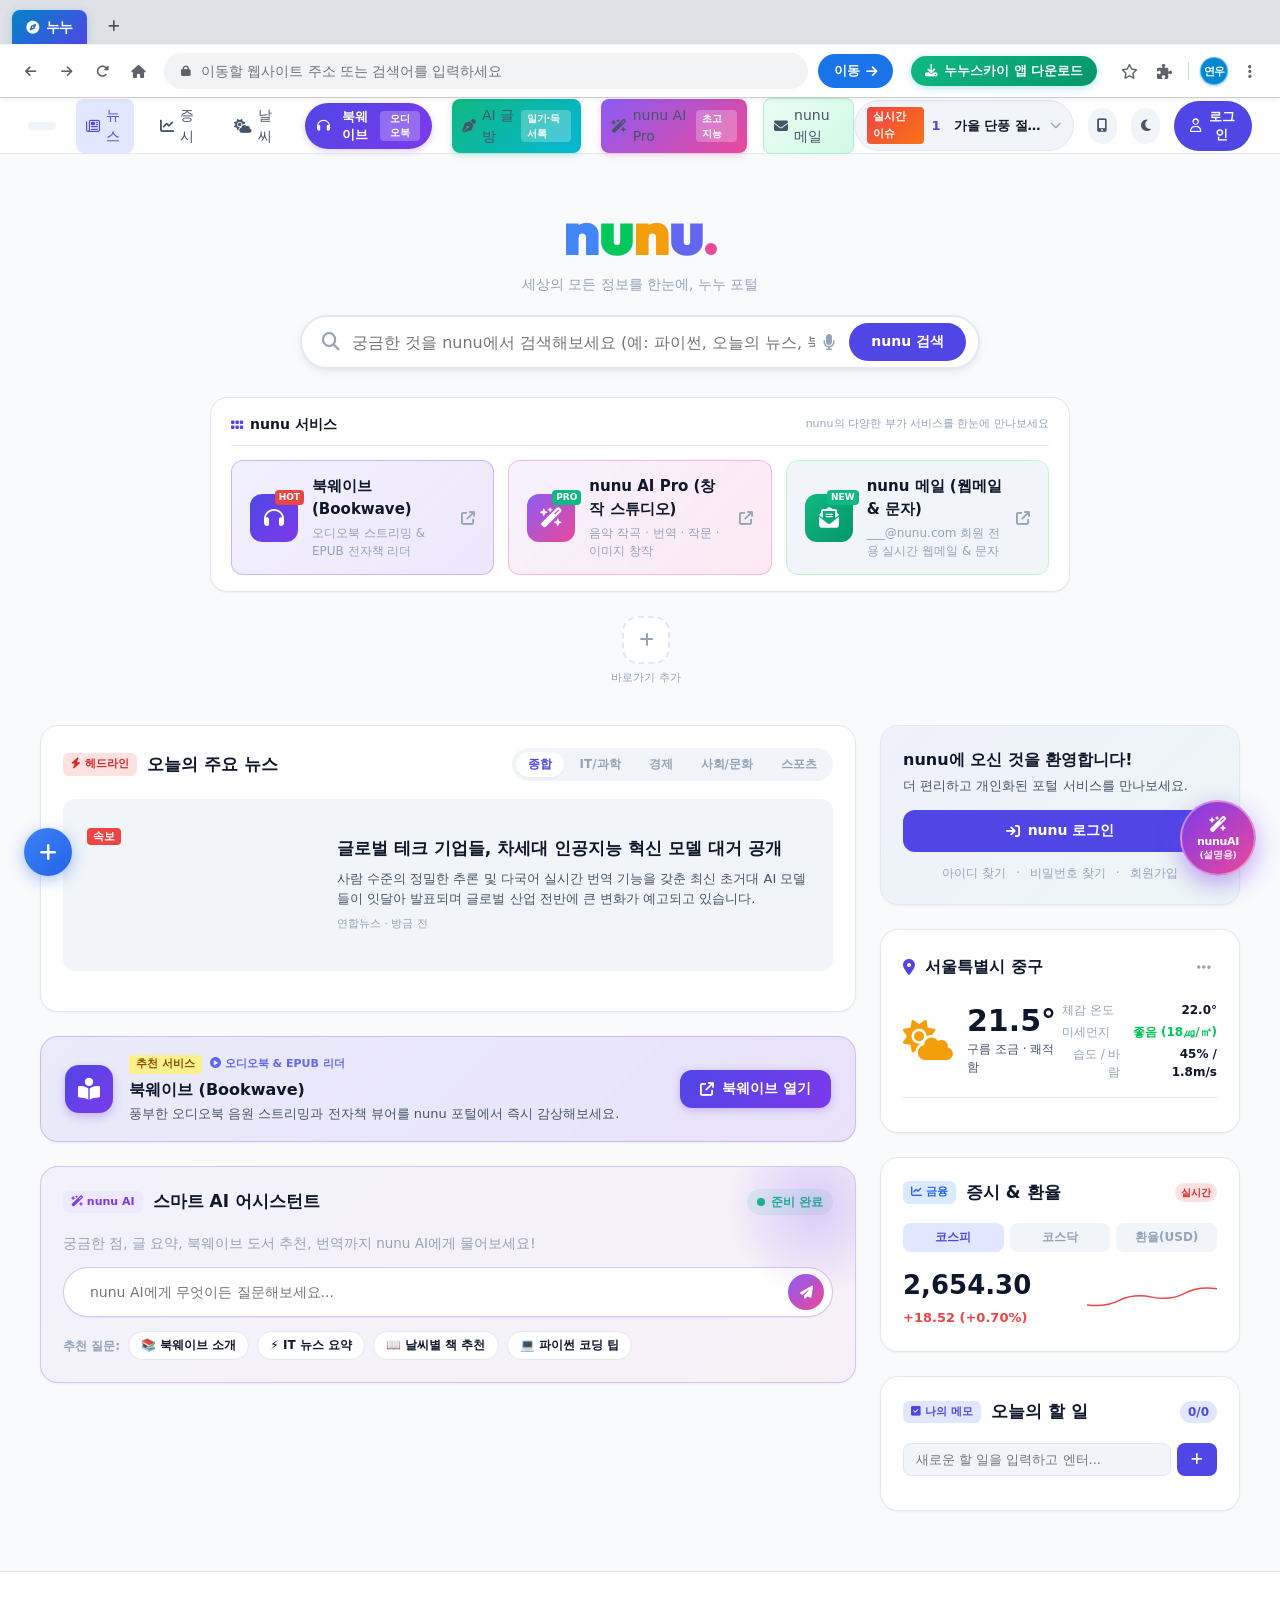
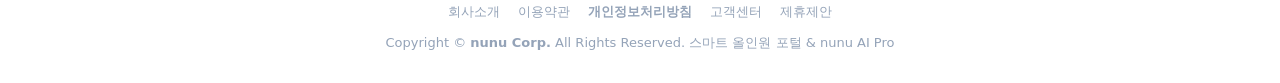
<file: index.html>
<!DOCTYPE html>
<html lang="ko">
<head>
  <meta charset="UTF-8">
  <meta name="viewport" content="width=device-width, initial-scale=1.0">
  <title>누누</title>
  <link rel="manifest" href="manifest.json">
  <link rel="icon" type="image/png" href="favicon.png">
  <meta name="theme-color" content="#0ea5e9">
  <meta name="description" content="누누(nunu) - 실시간 5대 포털 검색 및 AI 스마트 포털">
  <link rel="preconnect" href="https://fonts.googleapis.com">
  <link rel="preconnect" href="https://fonts.gstatic.com" crossorigin>
  <link href="https://fonts.googleapis.com/css2?family=Pretendard:wght@300;400;500;600;700;800&family=Outfit:wght@600;800;900&display=swap" rel="stylesheet">
  <link rel="stylesheet" href="https://cdnjs.cloudflare.com/ajax/libs/font-awesome/6.4.0/css/all.min.css">
  <link rel="stylesheet" href="style.css?v=20261022_final">
</head>
<body class="theme-light">
  <!-- 크롬 멀티 탭 & 내비게이션 바 (Chrome-style Multi-Tab Interface) -->
  <div class="chrome-browser-shell">
    <!-- 크롬 탭 바 -->
    <div class="chrome-tab-strip-wrapper">
      <button type="button" class="nunusky-brand-badge btn-new-window-badge" id="topBrandBadge" title="누누 포털 홈">
        <i class="fa-solid fa-compass"></i> <span>누누</span>
      </button>
      <div class="chrome-tab-strip" id="chromeTabStrip">
        <!-- JS로 동적 생성되는 탭들 -->
      </div>
      <button type="button" class="chrome-new-tab-btn" id="chromeNewTabBtn" title="새 탭 열기 (+)">
        <i class="fa-solid fa-plus"></i>
      </button>
    </div>

    <!-- 크롬 주소창 & 내비게이션 툴바 -->
    <div class="chrome-toolbar">
      <div class="chrome-nav-buttons">
        <button type="button" class="chrome-tool-btn" id="btnBrowserBack" title="뒤로 가기">
          <i class="fa-solid fa-arrow-left"></i>
        </button>
        <button type="button" class="chrome-tool-btn" id="btnBrowserForward" title="앞으로 가기">
          <i class="fa-solid fa-arrow-right"></i>
        </button>
        <button type="button" class="chrome-tool-btn" id="btnBrowserReload" title="새로고침">
          <i class="fa-solid fa-rotate-right"></i>
        </button>
        <button type="button" class="chrome-tool-btn" id="btnBrowserHome" title="nunu 포털 홈">
          <i class="fa-solid fa-house"></i>
        </button>
      </div>

      <div class="chrome-omnibox">
        <i class="fa-solid fa-lock omnibox-security-icon" id="omniboxSecurityIcon" title="보안 연결"></i>
        <input type="text" id="browserUrlInput" placeholder="이동할 웹사이트 주소 또는 검색어를 입력하세요" autocomplete="off">
        <button type="button" id="clearBrowserUrlBtn" class="browser-clear-btn" style="display: none;">
          <i class="fa-solid fa-xmark"></i>
        </button>
      </div>

      <button type="button" id="btnGoBrowserUrl" class="btn-go-url">
        <span>이동</span> <i class="fa-solid fa-arrow-right"></i>
      </button>
      <a href="/download/nunusky" id="btnDownloadApp" class="btn-install-nunusky btn-download-app-pill app-download-only-web" style="text-decoration:none; background: linear-gradient(135deg, #10b981, #059669);" title="누누스카이 PC 앱 단일 실행 파일 다운로드" download="nunuSky_Setup.exe">
        <i class="fa-solid fa-download"></i> <span>누누스카이 앱 다운로드</span>
      </a>
      <button type="button" id="btnToggleSideAi" class="btn-side-ai-toggle app-only-feature" title="화면을 보며 대화하는 AI Chat 열기" style="display: none;">
        <i class="fa-solid fa-wand-magic-sparkles"></i> <span>AI Chat</span>
      </button>

      <!-- [사용자 요청 신규 기능] 크롬 액션 툴바 (⭐ 북마크, 🧩 확장프로그램, | 구분선, 🔵 연우 프로필, ⋮ 더보기 메뉴) -->
      <div class="chrome-actions-bar" id="chromeActionsBar">
        <!-- 1. ⭐ 북마크 버튼 -->
        <button type="button" class="chrome-action-btn" id="btnBrowserBookmark" title="이 페이지를 북마크에 추가 (Ctrl+D)">
          <i class="fa-regular fa-star" id="browserBookmarkStarIcon"></i>
        </button>

        <!-- 2. 🧩 확장 프로그램 버튼 -->
        <button type="button" class="chrome-action-btn" id="btnBrowserExtensions" title="확장 프로그램">
          <i class="fa-solid fa-puzzle-piece"></i>
        </button>

        <!-- 3. | 세로 구분선 -->
        <span class="chrome-toolbar-divider"></span>

        <!-- 4. 🔵 연우 프로필 아바타 버튼 -->
        <button type="button" class="chrome-profile-btn" id="btnBrowserProfile" title="nunu 프로필 (연우)">
          <span class="avatar-text" id="browserProfileAvatarText">연우</span>
        </button>

        <!-- 5. ⋮ 더보기 메뉴 버튼 -->
        <button type="button" class="chrome-action-btn" id="btnBrowserMenu" title="누누스카이 맞춤설정 및 제어">
          <i class="fa-solid fa-ellipsis-vertical"></i>
        </button>

        <!-- [팝업 1] ⭐ 북마크 추가/관리 팝업 -->
        <div class="chrome-action-popup" id="bookmarkPopup" style="display: none;">
          <div class="popup-header">
            <h4><i class="fa-solid fa-star text-warning" style="color: #f59e0b;"></i> 북마크 추가됨</h4>
            <button type="button" class="popup-close-btn" id="btnCloseBookmarkPopup"><i class="fa-solid fa-xmark"></i></button>
          </div>
          <div class="popup-body">
            <div class="popup-form-group">
              <label for="popupBookmarkTitle">이름</label>
              <input type="text" id="popupBookmarkTitle" value="누누(nunu) - 대한민국 1등 스마트 포털">
            </div>
            <div class="popup-form-group">
              <label for="popupBookmarkFolder">폴더</label>
              <select id="popupBookmarkFolder">
                <option value="bar">북마크 바</option>
                <option value="other">기타 북마크</option>
                <option value="work">업무 / 학습</option>
              </select>
            </div>
            <div class="popup-actions">
              <button type="button" class="btn-popup-secondary" id="btnRemoveBookmark">삭제</button>
              <button type="button" class="btn-popup-primary" id="btnSaveBookmarkPopup">완료</button>
            </div>
          </div>
        </div>

        <!-- [팝업 2] 🧩 확장 프로그램 팝업 -->
        <div class="chrome-action-popup" id="extensionsPopup" style="display: none;">
          <div class="popup-header">
            <h4><i class="fa-solid fa-puzzle-piece" style="color: #0288d1;"></i> 확장 프로그램</h4>
            <button type="button" class="popup-close-btn" id="btnCloseExtensionsPopup"><i class="fa-solid fa-xmark"></i></button>
          </div>
          <div class="popup-list">
            <div class="popup-list-item" id="extItemNightMode">
              <div class="item-icon" style="background:#fef3c7; color:#d97706;"><i class="fa-solid fa-moon"></i></div>
              <div class="item-content">
                <div class="item-title">Night Eye (다크모드 전환)</div>
                <div class="item-desc">모든 웹사이트에 눈이 편안한 야간 다크모드 적용</div>
              </div>
              <label class="item-switch">
                <input type="checkbox" id="extToggleNightMode">
                <span class="switch-slider"></span>
              </label>
            </div>
            <div class="popup-list-item" id="extItemAdBlock">
              <div class="item-icon" style="background:#fee2e2; color:#ef4444;"><i class="fa-solid fa-shield-halved"></i></div>
              <div class="item-content">
                <div class="item-title">nunu AdBlocker Pro</div>
                <div class="item-desc">악성 광고 및 팝업 자동 차단 보호</div>
              </div>
              <label class="item-switch">
                <input type="checkbox" id="extToggleAdBlock" checked>
                <span class="switch-slider"></span>
              </label>
            </div>
            <div class="popup-list-item" id="extItemTranslate">
              <div class="item-icon" style="background:#e0e7ff; color:#4f46e5;"><i class="fa-solid fa-language"></i></div>
              <div class="item-content">
                <div class="item-title">웹페이지 원클릭 번역기</div>
                <div class="item-desc">영문/일문 페이지를 자연스러운 한국어로 즉시 번역</div>
              </div>
              <button type="button" class="btn-item-run" id="btnRunTranslate">번역</button>
            </div>
            <div class="popup-list-item" id="extItemCapture">
              <div class="item-icon" style="background:#dcfce7; color:#10b981;"><i class="fa-solid fa-camera"></i></div>
              <div class="item-content">
                <div class="item-title">스마트 웹 화면 캡처</div>
                <div class="item-desc">현재 페이지 영역을 이미지 파일로 저장</div>
              </div>
              <button type="button" class="btn-item-run" id="btnRunCapture">캡처</button>
            </div>
            <div class="popup-list-item" id="extItemMemo">
              <div class="item-icon" style="background:#f3e8ff; color:#9333ea;"><i class="fa-solid fa-pen-to-square"></i></div>
              <div class="item-content">
                <div class="item-title">퀵 사이드 메모장</div>
                <div class="item-desc">웹 서핑 중 중요한 아이디어를 즉시 기록</div>
              </div>
              <button type="button" class="btn-item-run" id="btnRunMemo">열기</button>
            </div>
          </div>
          <div class="popup-footer">
            <button type="button" class="btn-popup-footer" id="btnManageExtensions"><i class="fa-solid fa-gear"></i> 확장 프로그램 관리</button>
          </div>
        </div>

        <!-- [팝업 3] 🔵 연우 프로필 팝업 -->
        <div class="chrome-action-popup profile-popup" id="profilePopup" style="display: none;">
          <div class="profile-popup-card">
            <div class="profile-avatar-circle-large" id="popupProfileAvatar">연우</div>
            <div class="profile-name-row">
              <span class="profile-name" id="popupProfileName">누누용 (연우)</span>
              <span class="profile-badge-pro">PRO</span>
            </div>
            <div class="profile-email" id="popupProfileEmail">yeonwoo@nunu.com</div>
            <div class="profile-sync-status">
              <i class="fa-solid fa-cloud-arrow-up" style="color: #10b981;"></i> nunu 계정 동기화 사용 중
            </div>
          </div>
          <div class="profile-stats-row">
            <div class="profile-stat-item">
              <span class="stat-num" id="popupProfileCredits">50</span>
              <span class="stat-label">보유 크레딧</span>
            </div>
            <div class="profile-stat-item">
              <span class="stat-num">무제한</span>
              <span class="stat-label">AI 요약</span>
            </div>
          </div>
          <div class="profile-popup-menu">
            <div class="menu-label">프로필 빠른 전환</div>
            <div class="profile-switch-row">
              <button type="button" class="btn-profile-switch active" data-user="누누용"><span class="avatar-sm" style="background:#0288d1;">연우</span> 연우(기본)</button>
              <button type="button" class="btn-profile-switch" data-user="김테스트"><span class="avatar-sm" style="background:#10b981;">테스트</span> 김테스트</button>
              <button type="button" class="btn-profile-switch" data-user="admin"><span class="avatar-sm" style="background:#6366f1;">관리자</span> 관리자</button>
            </div>
            <hr class="popup-divider">
            <button type="button" class="popup-menu-item" id="btnProfileOpenSettings"><i class="fa-solid fa-gear"></i> 계정 및 보안 설정</button>
            <button type="button" class="popup-menu-item" id="btnProfileSyncSettings"><i class="fa-solid fa-arrows-rotate"></i> 지금 즉시 클라우드 동기화</button>
            <button type="button" class="popup-menu-item text-danger" id="btnProfileLogout" style="color: #ef4444;"><i class="fa-solid fa-arrow-right-from-bracket"></i> 로그아웃</button>
          </div>
        </div>

        <!-- [팝업 4] ⋮ 크롬 풀 메뉴 팝업 -->
        <div class="chrome-action-popup menu-popup" id="browserMenuPopup" style="display: none;">
          <div class="browser-menu-list">
            <button type="button" class="menu-action-item" id="menuNewTab">
              <span class="menu-action-left"><i class="fa-solid fa-plus"></i> 새 탭</span>
              <span class="menu-shortcut">Ctrl+T</span>
            </button>
            <button type="button" class="menu-action-item" id="menuNewWindow">
              <span class="menu-action-left"><i class="fa-regular fa-window-restore"></i> 새 창</span>
              <span class="menu-shortcut">Ctrl+N</span>
            </button>
            <button type="button" class="menu-action-item" id="menuIncognito">
              <span class="menu-action-left"><i class="fa-solid fa-user-secret"></i> 새 시크릿 창</span>
              <span class="menu-shortcut">Ctrl+Shift+N</span>
            </button>
            <hr class="popup-divider">
            <button type="button" class="menu-action-item" id="menuBookmarks">
              <span class="menu-action-left"><i class="fa-regular fa-star"></i> 북마크 목록 보기</span>
              <span class="menu-shortcut">Ctrl+Shift+O</span>
            </button>
            <button type="button" class="menu-action-item" id="menuHistory">
              <span class="menu-action-left"><i class="fa-solid fa-clock-rotate-left"></i> 방문 기록</span>
              <span class="menu-shortcut">Ctrl+H</span>
            </button>
            <button type="button" class="menu-action-item" id="menuDownloads">
              <span class="menu-action-left"><i class="fa-solid fa-download"></i> 다운로드 (앱 설치)</span>
              <span class="menu-shortcut">Ctrl+J</span>
            </button>
            <hr class="popup-divider">
            <!-- 확대/축소 컨트롤러 -->
            <div class="menu-zoom-row">
              <span class="zoom-label"><i class="fa-solid fa-magnifying-glass"></i> 글자 확대/축소</span>
              <div class="zoom-controls">
                <button type="button" class="btn-zoom-step" id="btnZoomOut" title="축소"><i class="fa-solid fa-minus"></i></button>
                <span class="zoom-value" id="currentZoomLevel">100%</span>
                <button type="button" class="btn-zoom-step" id="btnZoomIn" title="확대"><i class="fa-solid fa-plus"></i></button>
                <button type="button" class="btn-zoom-fullscreen" id="btnFullscreen" title="전체 화면 (F11)"><i class="fa-solid fa-expand"></i></button>
              </div>
            </div>
            <hr class="popup-divider">
            <button type="button" class="menu-action-item" id="menuPrint">
              <span class="menu-action-left"><i class="fa-solid fa-print"></i> 인쇄...</span>
              <span class="menu-shortcut">Ctrl+P</span>
            </button>
            <button type="button" class="menu-action-item" id="menuSettings">
              <span class="menu-action-left"><i class="fa-solid fa-gear"></i> 브라우저 설정</span>
            </button>
            <button type="button" class="menu-action-item" id="menuAbout">
              <span class="menu-action-left"><i class="fa-solid fa-circle-info"></i> 누누스카이 정보</span>
            </button>
          </div>
        </div>
      </div>
    </div>
  </div>

  <!-- nunu 포털 홈 뷰 컨테이너 -->
  <div id="portalHomeWrapper" class="portal-home-wrapper">
  <!-- 상단 글로벌 바 (GNB) -->
  <header class="top-nav">
    <div class="nav-left">
      <div class="date-time-box">
        <span id="currentDate" class="nav-date"></span>
        <span id="currentTime" class="nav-time"></span>
      </div>
      <nav class="quick-nav-links">
        <a href="#news" class="active"><i class="fa-regular fa-newspaper"></i> 뉴스</a>
        <a href="#stock"><i class="fa-solid fa-chart-line"></i> 증시</a>
        <a href="#weather"><i class="fa-solid fa-cloud-sun"></i> 날씨</a>
        <button id="btnLaunchBookwaveNav" class="nav-bookwave-pill" title="북웨이브 오디오북 & 전자책 열기">
          <i class="fa-solid fa-headphones"></i> <span>북웨이브</span>
          <span class="pill-badge">오디오북</span>
        </button>
        <a href="diary.html" class="nav-diary-pill" title="nunu AI 글방 (일기·독서록 맞춤법 & AI 코칭)">
          <i class="fa-solid fa-pen-nib"></i> <span>AI 글방</span>
          <span class="pill-badge">일기·독서록</span>
        </a>
        <a href="ai.html" class="nav-ai-pill" title="nunu AI Pro 창작 스튜디오 열기">
          <i class="fa-solid fa-wand-magic-sparkles"></i> <span>nunu AI Pro</span>
          <span class="pill-badge">초고지능</span>
        </a>
        <a href="mail.html" class="nav-mail-pill" id="btnNavMail" title="nunu 메일 & 문자 센터 열기">
          <i class="fa-solid fa-envelope"></i> <span>nunu 메일</span>
          <span class="pill-badge mail-badge-unread" id="navMailBadge" style="display: none;">0</span>
        </a>
      </nav>
    </div>

    <div class="nav-right">
      <div class="trending-ticker" id="trendingTicker">
        <span class="ticker-badge">실시간 이슈</span>
        <span class="ticker-rank" id="tickerRank">1</span>
        <span class="ticker-text" id="tickerText">가을 단풍 절정 명소</span>
        <i class="fa-solid fa-chevron-down ticker-toggle-btn" id="tickerToggleBtn" title="전체 순위 보기"></i>

        <!-- 실시간 검색어 전체 펼침 레이어 -->
        <div class="trending-dropdown" id="trendingDropdown">
          <div class="trending-header">
            <h4>실시간 급상승 검색어</h4>
            <span class="trending-update-time" id="trendingUpdateTime">방금 갱신</span>
          </div>
          <ol class="trending-list" id="trendingList">
            <!-- JS로 동적 생성 -->
          </ol>
        </div>
      </div>

      <button id="deviceConnectBtn" class="icon-btn" title="스마트폰/다른 기기 접속 주소 보기">
        <i class="fa-solid fa-mobile-screen-button"></i>
      </button>

      <button id="themeToggleBtn" class="icon-btn" title="다크 모드 전환">
        <i class="fa-solid fa-moon"></i>
      </button>

      <button id="userLoginBtn" class="btn-login-header">
        <i class="fa-regular fa-user"></i> <span>로그인</span>
      </button>
    </div>
  </header>

  <!-- 메인 컨테이너 -->
  <main class="main-container">
    <!-- 로고 & 검색창 섹션 -->
    <section class="search-section">
      <div class="logo-wrapper">
        <h1 class="nunu-logo" id="homeLogo">
          <span class="logo-letter n1">n</span><span class="logo-letter u1">u</span><span class="logo-letter n2">n</span><span class="logo-letter u2">u</span>
          <span class="logo-dot"></span>
        </h1>
        <p class="logo-tagline">세상의 모든 정보를 한눈에, 누누 포털</p>
      </div>

      <!-- 양옆 날개형 사이드 광고와 중앙 검색창 래퍼 -->
      <div class="search-hero-row">
        <!-- 왼쪽 광고 슬롯 (동그라미 친 곳) -->
        <aside id="homeAdWingLeft" class="home-ad-wing wing-left" style="display: none;"></aside>

        <!-- 중앙 검색창 바 (nunu 단일 통합 검색) -->
        <div class="search-bar-wrapper">
          <div class="search-bar" id="searchBar">
            <i class="fa-solid fa-magnifying-glass search-icon"></i>
            <input type="text" id="searchInput" placeholder="궁금한 것을 nunu에서 검색해보세요 (예: 파이썬, 오늘의 뉴스, 북웨이브 등)" autocomplete="off">
            <button type="button" id="clearSearchBtn" class="clear-btn" style="display: none;"><i class="fa-solid fa-xmark"></i></button>
            <button type="button" id="voiceSearchBtn" class="voice-btn" title="음성 검색"><i class="fa-solid fa-microphone"></i></button>
            <button type="button" id="submitSearchBtn" class="submit-search-btn">nunu 검색</button>
          </div>
        </div>

        <!-- 오른쪽 광고 슬롯 (동그라미 친 곳) -->
        <aside id="homeAdWingRight" class="home-ad-wing wing-right" style="display: none;"></aside>
      </div>

      <!-- nunu 부가 서비스 허브 (네이버 스타일의 서비스 바로가기 공간) -->
      <div class="nunu-services-hub">
        <div class="services-hub-header">
          <span class="hub-title"><i class="fa-solid fa-grip" style="color: var(--primary-color);"></i> nunu 서비스</span>
          <span class="hub-subtitle">nunu의 다양한 부가 서비스를 한눈에 만나보세요</span>
        </div>
        <div class="services-grid services-grid-three" id="servicesGrid">
          <!-- 북웨이브 (1순위 메인 추천 서비스) -->
          <a href="https://bookwave-server.onrender.com" target="_blank" class="service-item highlight-service" title="북웨이브 오디오북 & 전자책 플레이어 열기">
            <div class="service-icon-box bw-icon">
              <i class="fa-solid fa-headphones"></i>
              <span class="service-badge-hot">HOT</span>
            </div>
            <div class="service-info">
              <strong class="service-name">북웨이브 (Bookwave)</strong>
              <span class="service-desc">오디오북 스트리밍 & EPUB 전자책 리더</span>
            </div>
            <i class="fa-solid fa-arrow-up-right-from-square service-arrow"></i>
          </a>

          <!-- nunu AI Pro (초고지능 창작 스튜디오) -->
          <a href="ai.html" class="service-item highlight-ai" id="openNunuAiBtn" title="nunu AI Pro 창작 스튜디오 열기">
            <div class="service-icon-box ai-icon">
              <i class="fa-solid fa-wand-magic-sparkles"></i>
              <span class="service-badge-new">PRO</span>
            </div>
            <div class="service-info">
              <strong class="service-name">nunu AI Pro (창작 스튜디오)</strong>
              <span class="service-desc">음악 작곡 · 번역 · 작문 · 이미지 창작</span>
            </div>
            <i class="fa-solid fa-arrow-up-right-from-square service-arrow"></i>
          </a>

          <!-- nunu 메일 (스마트 웹메일 & 문자 센터) -->
          <a href="mail.html" class="service-item highlight-mail" id="openNunuMailBtn" title="nunu 메일 & 문자 센터 열기">
            <div class="service-icon-box mail-icon">
              <i class="fa-solid fa-envelope-open-text"></i>
              <span class="service-badge-new">NEW</span>
            </div>
            <div class="service-info">
              <strong class="service-name">nunu 메일 (웹메일 & 문자)</strong>
              <span class="service-desc">___@nunu.com 회원 전용 실시간 웹메일 & 문자</span>
            </div>
            <i class="fa-solid fa-arrow-up-right-from-square service-arrow"></i>
          </a>
        </div>
      </div>

      <!-- 빠른 바로가기 북마크 바 -->
      <div class="quick-bookmarks-container">
        <div class="quick-bookmarks" id="quickBookmarks">
          <!-- JS로 동적 생성 -->
        </div>
        <button id="addBookmarkBtn" class="add-bookmark-btn" title="새 바로가기 추가">
          <i class="fa-solid fa-plus"></i> 바로가기 추가
        </button>
      </div>
    </section>

    <!-- nunu 검색 결과 전용 화면 -->
    <div class="search-modal" id="searchModal" style="display: none;">
      <div class="search-modal-content">
        <div class="search-modal-header">
          <div class="modal-header-left">
            <span class="search-result-logo">nunu</span>
            <h3>"<span id="modalQuery"></span>" 검색 결과</h3>
          </div>
          <button class="close-modal-btn" id="closeSearchModalBtn" title="닫기"><i class="fa-solid fa-xmark"></i></button>
        </div>
        <div class="search-modal-body" id="modalResultsBody">
          <!-- nunu 검색 결과 카드들이 동적으로 생성됩니다 -->
        </div>
      </div>
    </div>

    <!-- 메인 대시보드 그리드 레이아웃 -->
    <div class="portal-grid">
      <!-- 좌측: 뉴스, 트렌드, 콘텐츠 -->
      <div class="grid-main-column">
        <!-- 뉴스 스탠드 카드 -->
        <article class="portal-card news-card" id="news">
          <div class="card-header">
            <div class="header-left">
              <span class="card-badge news-badge"><i class="fa-solid fa-bolt"></i> 헤드라인</span>
              <h3>오늘의 주요 뉴스</h3>
            </div>
            <div class="news-category-tabs" id="newsTabs">
              <button class="tab-btn active" data-cat="all">종합</button>
              <button class="tab-btn" data-cat="tech">IT/과학</button>
              <button class="tab-btn" data-cat="economy">경제</button>
              <button class="tab-btn" data-cat="life">사회/문화</button>
              <button class="tab-btn" data-cat="sports">스포츠</button>
            </div>
          </div>
          <div class="news-headline-banner" id="newsHeadlineBanner">
            <div class="headline-image" id="headlineImg" style="background-image: url('https://images.unsplash.com/photo-1518770660439-4636190af475?w=800&auto=format&fit=crop&q=60');">
              <span class="breaking-badge">속보</span>
            </div>
            <div class="headline-content">
              <h4 id="headlineTitle">글로벌 테크 기업들, 차세대 인공지능 혁신 모델 대거 공개</h4>
              <p id="headlineDesc">사람 수준의 정밀한 추론 및 다국어 실시간 번역 기능을 갖춘 최신 초거대 AI 모델들이 잇달아 발표되며 글로벌 산업 전반에 큰 변화가 예고되고 있습니다.</p>
              <span class="news-meta">연합뉴스 · 방금 전</span>
            </div>
          </div>
          <ul class="news-item-list" id="newsItemList">
            <!-- JS 동적 로딩 -->
          </ul>
        </article>

        <!-- 북웨이브 (bookwave) 프로젝트 연동 스페셜 배너 -->
        <article class="portal-card bookwave-banner-card">
          <div class="bookwave-banner-left">
            <div class="bookwave-icon-box">
              <i class="fa-solid fa-book-open-reader"></i>
            </div>
            <div class="bookwave-text-box">
              <div class="bookwave-badge-row">
                <span class="badge-bw-hot">추천 서비스</span>
                <span class="badge-bw-tech"><i class="fa-solid fa-circle-play"></i> 오디오북 & EPUB 리더</span>
              </div>
              <h4>북웨이브 (Bookwave)</h4>
              <p>풍부한 오디오북 음원 스트리밍과 전자책 뷰어를 nunu 포털에서 즉시 감상해보세요.</p>
            </div>
          </div>
          <button id="btnLaunchBookwaveMain" class="btn-bookwave-action">
            <i class="fa-solid fa-arrow-up-right-from-square"></i> <span>북웨이브 열기</span>
          </button>
        </article>

        <!-- nunu AI 스마트 어시스턴트 카드 -->
        <article class="portal-card nunu-ai-card" id="nunuAiSection">
          <div class="ai-card-glow-bg"></div>
          <div class="card-header ai-card-header">
            <div class="header-left">
              <span class="card-badge ai-badge"><i class="fa-solid fa-wand-magic-sparkles"></i> nunu AI</span>
              <h3>스마트 AI 어시스턴트</h3>
            </div>
            <span class="ai-online-badge"><span class="pulse-dot"></span> 준비 완료</span>
          </div>
          <div class="ai-card-body">
            <p class="ai-card-desc">궁금한 점, 글 요약, 북웨이브 도서 추천, 번역까지 nunu AI에게 물어보세요!</p>
            <div class="ai-input-bar">
              <i class="fa-solid fa-sparkles ai-input-icon"></i>
              <input type="text" id="aiQuickInput" placeholder="nunu AI에게 무엇이든 질문해보세요..." autocomplete="off">
              <button id="aiQuickSendBtn" class="ai-send-btn" title="AI에게 질문"><i class="fa-solid fa-paper-plane"></i></button>
            </div>
            <div class="ai-prompt-tags">
              <span class="prompt-tag-label">추천 질문:</span>
              <button class="ai-tag-pill" data-prompt="북웨이브 서비스에 대해 알려줘">📚 북웨이브 소개</button>
              <button class="ai-tag-pill" data-prompt="오늘의 주요 IT 테크 뉴스 요약해줘">⚡ IT 뉴스 요약</button>
              <button class="ai-tag-pill" data-prompt="오늘 날씨에 어울리는 추천 도서는?">📖 날씨별 책 추천</button>
              <button class="ai-tag-pill" data-prompt="파이썬으로 간단한 웹서버 띄우는 법 알려줘">💻 파이썬 코딩 팁</button>
            </div>
          </div>
        </article>
      </div>

      <!-- 우측: 사이드바 위젯 (로그인, 날씨, 증시, 메모) -->
      <aside class="grid-side-column">
        <!-- 사용자 미니 프로필 위젯 -->
        <div class="portal-card user-widget" id="userWidget">
          <div class="user-logged-out" id="loggedOutView">
            <div class="login-greeting">
              <h4>nunu에 오신 것을 환영합니다!</h4>
              <p>더 편리하고 개인화된 포털 서비스를 만나보세요.</p>
            </div>
            <button id="widgetLoginBtn" class="btn-primary-block"><i class="fa-solid fa-arrow-right-to-bracket"></i> nunu 로그인</button>
            <div class="login-sub-links">
              <a href="#" id="findIdBtn">아이디 찾기</a>
              <span>·</span>
              <a href="#" id="findPwBtn">비밀번호 찾기</a>
              <span>·</span>
              <a href="#" id="signUpBtn">회원가입</a>
            </div>
          </div>
          <div class="user-logged-in" id="loggedInView" style="display: none;">
            <div class="profile-header">
              <div class="profile-avatar"><i class="fa-solid fa-user"></i></div>
              <div class="profile-info">
                <strong id="userName">방문자 님</strong>
                <span class="user-email" id="userEmail">user@nunu.com</span>
              </div>
              <button id="logoutBtn" class="icon-subtle-btn" title="로그아웃"><i class="fa-solid fa-right-from-bracket"></i></button>
            </div>
            <div class="user-quick-stats">
              <a href="mail.html" class="stat-item stat-link" id="userMailStatBox" title="nunu 메일함 바로가기">
                <i class="fa-solid fa-envelope" style="color: #4f46e5;"></i>
                <span class="stat-label">nunu 메일</span>
                <strong class="stat-value highlight" id="userMailUnreadCount">0</strong>
              </a>
              <div class="stat-item">
                <i class="fa-regular fa-bell"></i>
                <span class="stat-label">새 알림</span>
                <strong class="stat-value">5</strong>
              </div>
              <div class="stat-item">
                <i class="fa-solid fa-coins"></i>
                <span class="stat-label">nunu 포인트</span>
                <strong class="stat-value">1,250P</strong>
              </div>
            </div>
          </div>
        </div>

        <!-- 실시간 날씨 위젯 -->
        <div class="portal-card weather-widget" id="weather">
          <div class="card-header">
            <div class="header-left">
              <i class="fa-solid fa-location-dot" style="color: #4f46e5;"></i>
              <strong id="weatherLocation">서울특별시 중구</strong>
            </div>
            <button class="icon-subtle-btn" id="changeLocationBtn" title="위치 변경"><i class="fa-solid fa-ellipsis"></i></button>
          </div>
          <div class="weather-main-body">
            <div class="weather-now">
              <div class="weather-icon-large" id="weatherIcon"><i class="fa-solid fa-cloud-sun"></i></div>
              <div class="temp-display">
                <span class="current-temp" id="currentTemp">21.5°</span>
                <span class="weather-desc" id="weatherDesc">구름 조금 · 쾌적함</span>
              </div>
            </div>
            <div class="weather-details">
              <div class="detail-row">
                <span>체감 온도</span>
                <strong id="feelsLikeTemp">22.0°</strong>
              </div>
              <div class="detail-row">
                <span>미세먼지</span>
                <strong class="badge-air-good" id="pm10">좋음 (18㎍/㎥)</strong>
              </div>
              <div class="detail-row">
                <span>습도 / 바람</span>
                <strong id="humidityWind">45% / 1.8m/s</strong>
              </div>
            </div>
          </div>
          <div class="weekly-forecast" id="weeklyForecast">
            <!-- 5일 예보 -->
          </div>
        </div>

        <!-- 금융 & 증시 위젯 -->
        <div class="portal-card stock-widget" id="stock">
          <div class="card-header">
            <div class="header-left">
              <span class="card-badge stock-badge"><i class="fa-solid fa-chart-line"></i> 금융</span>
              <h3>증시 & 환율</h3>
            </div>
            <span class="stock-status-badge live">실시간</span>
          </div>
          <div class="stock-tabs" id="stockTabs">
            <button class="stock-tab-btn active" data-market="kospi">코스피</button>
            <button class="stock-tab-btn" data-market="kosdaq">코스닥</button>
            <button class="stock-tab-btn" data-market="usd">환율(USD)</button>
          </div>
          <div class="stock-display" id="stockDisplay">
            <div class="stock-value-wrapper">
              <span class="stock-price" id="stockPrice">2,654.30</span>
              <span class="stock-change change-up" id="stockChange">+18.52 (+0.70%)</span>
            </div>
            <div class="mini-chart-canvas-box">
              <svg viewBox="0 0 280 60" class="mini-chart-svg" id="miniChartSvg">
                <path d="M 0 45 Q 40 50, 70 35 T 140 28 T 210 20 T 280 10" fill="none" stroke="#ef4444" stroke-width="3" stroke-linecap="round"/>
              </svg>
            </div>
          </div>
        </div>

        <!-- 오늘 할 일 & 퀵 메모 위젯 -->
        <div class="portal-card todo-widget">
          <div class="card-header">
            <div class="header-left">
              <span class="card-badge memo-badge"><i class="fa-solid fa-square-check"></i> 나의 메모</span>
              <h3>오늘의 할 일</h3>
            </div>
            <span class="todo-counter" id="todoCounter">0/0</span>
          </div>
          <div class="todo-input-box">
            <input type="text" id="newTodoInput" placeholder="새로운 할 일을 입력하고 엔터..." maxlength="50">
            <button id="addTodoBtn"><i class="fa-solid fa-plus"></i></button>
          </div>
          <ul class="todo-list" id="todoList">
            <!-- JS 동적 렌더링 -->
          </ul>
        </div>
      </aside>
    </div>
  </main>

  <!-- 새 바로가기 추가 모달 -->
  <div class="custom-modal" id="addBookmarkModal" style="display: none;">
    <div class="modal-box">
      <div class="modal-title-bar">
        <h4>새 바로가기 추가</h4>
        <button class="modal-close-icon" id="closeBookmarkModalBtn"><i class="fa-solid fa-xmark"></i></button>
      </div>
      <div class="modal-form">
        <label>사이트 이름</label>
        <input type="text" id="bmNameInput" placeholder="예: 깃허브, 노션">
        <label>URL 주소</label>
        <input type="text" id="bmUrlInput" placeholder="https://example.com">
        <label>아이콘 색상 / 이모지</label>
        <div class="color-picker-row">
          <button class="color-dot active" style="background: #4f46e5;" data-color="#4f46e5"></button>
          <button class="color-dot" style="background: #06b6d4;" data-color="#06b6d4"></button>
          <button class="color-dot" style="background: #10b981;" data-color="#10b981"></button>
          <button class="color-dot" style="background: #f59e0b;" data-color="#f59e0b"></button>
          <button class="color-dot" style="background: #ef4444;" data-color="#ef4444"></button>
          <button class="color-dot" style="background: #ec4899;" data-color="#ec4899"></button>
        </div>
        <div class="modal-actions">
          <button id="cancelBookmarkBtn" class="btn-secondary">취소</button>
          <button id="saveBookmarkBtn" class="btn-primary">추가하기</button>
        </div>
      </div>
    </div>
  </div>

  <!-- 로그인 모달 -->
  <div class="custom-modal" id="loginModal" style="display: none;">
    <div class="modal-box">
      <div class="modal-title-bar">
        <h4><i class="fa-solid fa-lock" style="color: var(--primary-color);"></i> nunu 로그인</h4>
        <button class="modal-close-icon" id="closeLoginModalBtn"><i class="fa-solid fa-xmark"></i></button>
      </div>
      <form class="modal-form" id="loginForm" onsubmit="return false;">
        <div class="form-group">
          <label for="loginIdInput">아이디 또는 이메일</label>
          <input type="text" id="loginIdInput" placeholder="아이디 또는 이메일 입력" autocomplete="username">
        </div>
        <div class="form-group">
          <label for="loginPwInput">비밀번호</label>
          <input type="password" id="loginPwInput" placeholder="비밀번호 입력" autocomplete="current-password">
        </div>
        <div class="auth-msg error-msg" id="loginErrorMsg" style="display: none;"></div>
        <div class="modal-actions" style="margin-top: 8px;">
          <button type="submit" id="doLoginBtn" class="btn-primary" style="width: 100%;">로그인</button>
        </div>
        <div class="auth-switch-links">
          <span>계정이 없으신가요?</span>
          <a href="#" id="switchToSignupBtn">회원가입하기</a>
        </div>
      </form>
    </div>
  </div>

  <!-- 회원가입 모달 -->
  <div class="custom-modal" id="signupModal" style="display: none;">
    <div class="modal-box">
      <div class="modal-title-bar">
        <h4><i class="fa-solid fa-user-plus" style="color: var(--primary-color);"></i> nunu 회원가입</h4>
        <button class="modal-close-icon" id="closeSignupModalBtn"><i class="fa-solid fa-xmark"></i></button>
      </div>
      <form class="modal-form" id="signupForm" onsubmit="return false;">
        <div class="form-group">
          <label for="signupIdInput">아이디</label>
          <div class="input-with-btn">
            <input type="text" id="signupIdInput" placeholder="4자 이상 영문/숫자" autocomplete="username">
            <button type="button" id="checkIdDupBtn" class="btn-subtle-action">중복확인</button>
          </div>
          <span class="input-hint" id="idCheckHint"></span>
        </div>
        <div class="form-group">
          <label for="signupNameInput">이름 / 닉네임</label>
          <input type="text" id="signupNameInput" placeholder="포털에서 표시될 이름">
        </div>
        <div class="form-group">
          <label for="signupEmailInput">이메일</label>
          <input type="email" id="signupEmailInput" placeholder="example@nunu.com">
        </div>
        <div class="form-group">
          <label for="signupPwInput">비밀번호</label>
          <input type="password" id="signupPwInput" placeholder="4자 이상의 비밀번호" autocomplete="new-password">
        </div>
        <div class="form-group">
          <label for="signupPwConfirmInput">비밀번호 확인</label>
          <input type="password" id="signupPwConfirmInput" placeholder="비밀번호를 한 번 더 입력해주세요" autocomplete="new-password">
        </div>
        <div class="auth-msg error-msg" id="signupErrorMsg" style="display: none;"></div>
        <div class="auth-msg success-msg" id="signupSuccessMsg" style="display: none;"></div>
        <div class="modal-actions" style="margin-top: 8px;">
          <button type="submit" id="doSignupBtn" class="btn-primary" style="width: 100%;">회원가입 완료</button>
        </div>
        <div class="auth-switch-links">
          <span>이미 계정이 있으신가요?</span>
          <a href="#" id="switchToLoginBtn">로그인하기</a>
        </div>
      </form>
    </div>
  </div>

  <!-- 계정 찾기 모달 -->
  <div class="custom-modal" id="findAccountModal" style="display: none;">
    <div class="modal-box">
      <div class="modal-title-bar">
        <h4><i class="fa-solid fa-key" style="color: var(--primary-color);"></i> <span id="findAccountTitle">아이디 / 비밀번호 찾기</span></h4>
        <button class="modal-close-icon" id="closeFindAccountModalBtn"><i class="fa-solid fa-xmark"></i></button>
      </div>
      <div class="modal-form">
        <p style="font-size: 13px; color: #64748b; margin-bottom: 12px;" id="findAccountDesc">
          가입하신 이메일 또는 아이디를 입력하시면 계정 정보를 안내해 드립니다.
        </p>
        <div class="form-group">
          <label for="findAccountInput" id="findAccountLabel">가입 이메일</label>
          <input type="text" id="findAccountInput" placeholder="example@nunu.com">
        </div>
        <div class="auth-msg success-msg" id="findAccountSuccessMsg" style="display: none;"></div>
        <div class="auth-msg error-msg" id="findAccountErrorMsg" style="display: none;"></div>
        <div class="modal-actions" style="margin-top: 12px;">
          <button type="button" id="doFindAccountBtn" class="btn-primary" style="width: 100%;">확인 및 안내 받기</button>
        </div>
      </div>
    </div>
  </div>

  <!-- 안내/정책 모달 (회사소개, 이용약관, 개인정보처리방침, 고객센터, 제휴제안) -->
  <div class="custom-modal" id="infoNoticeModal" style="display: none;">
    <div class="modal-box" style="max-width: 560px;">
      <div class="modal-title-bar">
        <h4 id="infoNoticeModalTitle"><i class="fa-solid fa-circle-info" style="color: var(--primary-color);"></i> nunu 서비스 안내</h4>
        <button class="modal-close-icon" id="closeInfoNoticeModalBtn"><i class="fa-solid fa-xmark"></i></button>
      </div>
      <div class="modal-form" style="max-height: 60vh; overflow-y: auto; line-height: 1.7; font-size: 14px; color: #334155; padding: 12px 4px;" id="infoNoticeModalBody">
      </div>
      <div class="modal-actions" style="margin-top: 16px;">
        <button type="button" id="confirmInfoNoticeBtn" class="btn-primary" style="width: 100%;">확인</button>
      </div>
    </div>
  </div>

  <!-- nunu AI 어시스턴트 모달 대화창 -->
  <div class="custom-modal" id="nunuAiModal" style="display: none;">
    <div class="modal-box ai-chat-modal-box">
      <div class="modal-title-bar ai-modal-header">
        <div class="ai-modal-header-title">
          <div class="ai-header-icon-box">
            <i class="fa-solid fa-wand-magic-sparkles"></i>
          </div>
          <div>
            <h4>nunu AI 어시스턴트</h4>
            <span class="ai-header-sub">지능형 포털 도우미 · 실시간 응답</span>
          </div>
        </div>
        <button class="modal-close-icon" id="closeAiModalBtn"><i class="fa-solid fa-xmark"></i></button>
      </div>

      <div class="ai-chat-body" id="aiChatMessages">
        <div class="ai-msg ai-msg-bot">
          <div class="ai-avatar"><i class="fa-solid fa-wand-magic-sparkles"></i></div>
          <div class="ai-bubble">
            안녕하세요! nunu AI 어시스턴트입니다. ✨<br>
            궁금한 점 질문, 최신 뉴스 요약, 북웨이브 도서 추천 등 무엇이든 말씀해주세요!
          </div>
        </div>
      </div>

      <div class="ai-chips-bar">
        <button class="ai-chip-btn" data-chat="북웨이브 서비스에 대해 알려줘">📚 북웨이브 소개</button>
        <button class="ai-chip-btn" data-chat="오늘 날씨와 미세먼지 정보 알려줘">⛅ 오늘 날씨</button>
        <button class="ai-chip-btn" data-chat="주말에 읽기 좋은 베스트셀러 책 추천해줘">📖 추천 도서</button>
        <button class="ai-chip-btn" data-chat="파이썬으로 간단한 코딩 팁 하나 알려줘">💻 코딩 팁</button>
      </div>

      <div class="ai-chat-input-row">
        <input type="text" id="aiModalInput" placeholder="nunu AI에게 메시지를 입력하세요..." autocomplete="off">
        <button id="aiModalSendBtn" class="btn-primary"><i class="fa-solid fa-paper-plane"></i> 전송</button>
      </div>
    </div>
  </div>

  <!-- 스마트폰 / 외부 기기 접속 안내 모달 -->
  <div class="custom-modal" id="deviceConnectModal" style="display: none;">
    <div class="modal-box" style="max-width: 480px;">
      <div class="modal-title-bar">
        <h4><i class="fa-solid fa-mobile-screen-button" style="color: var(--primary-color);"></i> 어디서나 다른 기기(스마트폰) 접속 안내</h4>
        <button class="modal-close-icon" id="closeDeviceConnectModalBtn"><i class="fa-solid fa-xmark"></i></button>
      </div>
      <div style="display: flex; flex-direction: column; gap: 14px; margin-top: 10px;">
        <div style="background: linear-gradient(135deg, rgba(79, 70, 229, 0.08), rgba(6, 182, 212, 0.08)); border: 1px solid rgba(79, 70, 229, 0.25); border-radius: var(--radius-md); padding: 12px 14px;">
          <div style="display: flex; align-items: center; justify-content: space-between; margin-bottom: 6px;">
            <strong style="font-size: 13.5px; color: var(--primary-color);"><i class="fa-solid fa-globe"></i> 어디서나 원격 접속 (LTE / 5G / 와이파이 달라도 접속 가능)</strong>
            <span style="font-size: 11px; padding: 2px 7px; background: #10b981; color: white; border-radius: 12px; font-weight: 700;">실시간 활성</span>
          </div>
          <div style="display: flex; align-items: center; justify-content: space-between; gap: 8px;">
            <span id="publicTunnelUrlText" style="font-family: monospace; font-size: 13px; color: var(--text-main); word-break: break-all; font-weight: 600;">https://worker-temporary-soundtrack-flights.trycloudflare.com</span>
            <button id="copyPublicUrlBtn" class="btn-subtle-action" style="white-space: nowrap;"><i class="fa-regular fa-copy"></i> 복사</button>
          </div>
        </div>

        <div style="background: var(--bg-subtle); border: 1px solid var(--border-color); border-radius: var(--radius-md); padding: 10px 14px;">
          <div style="font-size: 12px; color: var(--text-muted); margin-bottom: 4px;"><i class="fa-solid fa-wifi"></i> 같은 Wi-Fi 환경 접속 주소</div>
          <div style="display: flex; align-items: center; justify-content: space-between; gap: 8px;">
            <span id="deviceConnectUrlText" style="font-family: monospace; font-size: 13px; color: var(--text-main);">http://192.168.0.3:8080</span>
            <button id="copyDeviceUrlBtn" class="btn-subtle-action" style="white-space: nowrap;"><i class="fa-regular fa-copy"></i> 복사</button>
          </div>
        </div>

        <p style="font-size: 12px; color: #10b981; font-weight: 600; line-height: 1.5;">
          💡 로그인한 계정의 북마크 및 nunu AI 대화 기록은 서버에 안전하게 보관되어 외부 스마트폰에서도 그대로 이어집니다.
        </p>
      </div>
    </div>
  </div>

  <!-- 왼쪽 하단 '+' 버튼 (yeonu8683@gmail.com 메일 연결) -->
  <a href="https://mail.google.com/mail/?view=cm&fs=1&to=yeonu8683@gmail.com" target="_blank" rel="noopener noreferrer" id="floatingMailBtn" class="floating-mail-btn" title="yeonu8683@gmail.com 메일 보내기">
    <i class="fa-solid fa-plus"></i>
  </a>

  <!-- 오른쪽 하단 동그란 'nunuAI(설명용)' 플로팅 버튼 -->
  <button id="floatingAiGuideBtn" class="floating-ai-guide-btn" title="nunu AI 이용 안내 및 크레딧 설명 보기">
    <div class="ai-guide-icon-pulse"><i class="fa-solid fa-wand-magic-sparkles"></i></div>
    <span class="ai-guide-label">nunuAI<br><small>(설명용)</small></span>
  </button>

  <!-- nunuAI(설명용) 전용 안내 및 질의응답 모달 -->
  <div class="custom-modal" id="nunuAiGuideModal" style="display: none;">
    <div class="modal-box nunu-explain-modal-box">
      <div class="modal-title-bar" style="background: linear-gradient(135deg, rgba(124, 58, 237, 0.08), rgba(236, 72, 153, 0.08)); border-bottom: 1px solid var(--border-color);">
        <div style="display: flex; align-items: center; gap: 10px;">
          <div style="width: 38px; height: 38px; border-radius: 50%; background: linear-gradient(135deg, #7c3aed, #ec4899); color: white; display: flex; align-items: center; justify-content: center; font-size: 17px; box-shadow: 0 4px 12px rgba(124, 58, 237, 0.35);">
            <i class="fa-solid fa-wand-magic-sparkles"></i>
          </div>
          <div>
            <h4 style="margin: 0; font-size: 16px; font-weight: 800; color: var(--text-main);">nunuAI <span style="font-size: 13px; font-weight: 600; color: #7c3aed;">(설명용)</span></h4>
            <span style="font-size: 12px; color: var(--text-muted);">nunu 포털 · 북웨이브 전용 공식 안내 AI 어시스턴트</span>
          </div>
        </div>
        <button class="modal-close-icon" id="closeAiGuideModalBtn"><i class="fa-solid fa-xmark"></i></button>
      </div>

      <!-- 상단 포털/북웨이브 빠른 요약 카드 -->
      <div class="explain-top-summary">
        <div class="explain-summary-card">
          <div class="summary-card-icon" style="background: rgba(124, 58, 237, 0.1); color: #7c3aed;">
            <i class="fa-solid fa-compass"></i>
          </div>
          <div class="summary-card-text">
            <strong>nunu 포털이란?</strong>
            <span>실시간 검색, 맞춤 북마크, 뉴스/증시/날씨, nunu AI 창작 스튜디오를 한곳에서 즐기는 올인원 스마트 포털입니다.</span>
          </div>
        </div>
        <div class="explain-summary-card">
          <div class="summary-card-icon" style="background: rgba(79, 70, 229, 0.1); color: #4f46e5;">
            <i class="fa-solid fa-headphones"></i>
          </div>
          <div class="summary-card-text">
            <strong>북웨이브(Bookwave)란?</strong>
            <span>포털 상단과 북마크에서 바로 연결되는 공식 오디오북 스트리밍 및 EPUB 전자책 플레이어 플랫폼입니다.</span>
          </div>
        </div>
      </div>

      <!-- 대화 영역 -->
      <div class="explain-chat-body" id="explainChatBody">
        <div class="explain-msg explain-msg-bot">
          <div class="explain-avatar"><i class="fa-solid fa-wand-magic-sparkles"></i></div>
          <div class="explain-bubble">
            안녕하세요! <strong>nunuAI(설명용)</strong>입니다. ✨<br>
            저는 <strong>nunu 포털과 인공지능, 북웨이브(Bookwave) 등 이 사이트에 관한 모든 기능과 사용법에 대해서만</strong> 정확하게 답변해 드리는 전용 안내 AI입니다.<br>
            궁금한 점이 있으시면 아래 추천 질문을 누르시거나 직접 물어보세요!
          </div>
        </div>
      </div>

      <!-- 빠른 질문 추천 칩 -->
      <div class="explain-chips-bar">
        <button class="explain-chip" data-q="북웨이브가 뭐야?">📚 북웨이브가 뭐야?</button>
        <button class="explain-chip" data-q="nunu포인트가 뭐야?">🪙 nunu포인트(크레딧)란?</button>
        <button class="explain-chip" data-q="nunuAI에서 뭘 할 수 있어?">🎨 nunuAI 기능 소개</button>
        <button class="explain-chip" data-q="포털에 광고는 어떻게 설정해?">📢 광고 설정 방법</button>
      </div>

      <!-- 입력창 -->
      <div class="explain-input-bar">
        <input type="text" id="explainInput" placeholder="nunu포털, nunuAI, 북웨이브에 대해 물어보세요..." autocomplete="off">
        <button id="explainSendBtn" class="btn-primary" style="padding: 10px 18px; border-radius: 20px; font-weight: 700;">
          <i class="fa-solid fa-paper-plane"></i> 전송
        </button>
      </div>
    </div>
  </div>

  <!-- 푸터 -->
  <footer class="portal-footer">
    <div class="footer-links">
      <a href="#" id="footerLinkCompany">회사소개</a>
      <a href="#" id="footerLinkTerms">이용약관</a>
      <a href="#" id="footerLinkPrivacy"><strong>개인정보처리방침</strong></a>
      <a href="#" id="footerLinkCustomer">고객센터</a>
      <a href="#" id="footerLinkPartnership">제휴제안</a>
    </div>
    <div class="footer-copy">
      <p>Copyright © <strong>nunu Corp.</strong> All Rights Reserved. 스마트 올인원 포털 & nunu AI Pro</p>
    </div>
  </footer>
  </div><!-- /portalHomeWrapper -->

  <!-- 크롬 멀티 탭 뷰 컨테이너 (각 탭의 화면 / iframe들이 위치하는 영역) -->
  <div id="chromeTabViews" class="chrome-tab-views" style="display: none;"></div>

  <script src="netlify-api-bridge.js"></script>
  <script src="app.js?v=20261022_final"></script>

  <!-- 누누스카이 (nunuSky) 앱 안내 모달 -->
  <div id="nunuSkyAppModal" class="nunusky-modal-overlay" style="display: none;">
    <div class="nunusky-modal-card">
      <div class="nunusky-modal-hero-icon">
        <i class="fa-solid fa-rocket"></i>
      </div>
      <h2 class="nunusky-modal-title">누누스카이 (nunuSky) 앱</h2>
      <p class="nunusky-modal-tagline" style="color:#64748b; font-size:13.5px;">PC 전용 데스크톱 브라우저 앱</p>
      
      <div class="nunusky-modal-features">
        <div>
          <i class="fa-solid fa-desktop" style="color: #0ea5e9; font-size: 16px;"></i>
          <span><strong>바탕화면 전용 앱 준비 완료:</strong> 컴퓨터 바탕화면에 <strong>[누누스카이 (nunuSky)]</strong> 바로가기 앱이 설치되었습니다. 더블클릭하시면 주소창 없는 깔끔한 독립 브라우저로 열립니다.</span>
        </div>
        <div>
          <i class="fa-solid fa-bolt" style="color: #f59e0b; font-size: 16px;"></i>
          <span><strong>차세대 브라우저 앱:</strong> 상단 멀티 탭, 5대 포털 통합 검색, nunu AI Pro, 메일, 일기 서비스를 하나의 전용 앱으로 쾌적하게 사용하세요.</span>
        </div>
        <div>
          <i class="fa-solid fa-shield-halved" style="color: #10b981; font-size: 16px;"></i>
          <span><strong>작업표시줄 등록 (PWA):</strong> 브라우저 주소창 우측 [앱 설치] 아이콘 또는 아래 버튼을 누르면 Windows 작업표시줄과 시작 메뉴에 공식 등록됩니다.</span>
        </div>
      </div>

      <div class="nunusky-modal-actions">
        <a href="/download/nunusky" class="btn-nunusky-action btn-nunusky-install" style="text-decoration:none; display:inline-flex; align-items:center; justify-content:center; gap:6px;" download="nunuSky_Setup.exe">
          <i class="fa-solid fa-download"></i> PC 앱 원클릭 설치 (.exe)
        </a>
        <button type="button" id="btnTriggerPwaInstall" class="btn-nunusky-action" style="background:#f1f5f9; color:#334155;">
          <i class="fa-solid fa-cloud-arrow-down"></i> 브라우저 PWA 등록
        </button>
        <button type="button" id="btnCloseNunuSkyModal" class="btn-nunusky-action btn-nunusky-close">
          닫기
        </button>
      </div>
    </div>
  </div>


  <!-- nunuSky AI 사이드 패널 (Whale/Edge 스타일: 화면을 함께 보며 대화하는 AI 어시스턴트) -->
  <aside id="aiSidePanel" class="ai-side-panel">
    <div class="ai-side-header">
      <div class="ai-side-header-left">
        <i class="fa-solid fa-bars" style="color: #64748b; font-size: 15px;"></i>
        <div class="ai-side-logo-title">
          <span>AI Chat</span>
          <span class="ai-side-beta-badge">Beta</span>
        </div>
      </div>
      <div class="ai-side-header-right">
        <button type="button" id="btnAiSideNewChat" class="btn-ai-side-new">
          <i class="fa-solid fa-plus"></i> 새 대화
        </button>
        <button type="button" id="btnAiSideClose" class="btn-ai-side-close" title="닫기">
          <i class="fa-solid fa-xmark"></i>
        </button>
      </div>
    </div>

    <!-- 현재 화면 참조 바 -->
    <div class="ai-side-context-bar">
      <i class="fa-solid fa-eye" style="color: #0ea5e9;"></i>
      <span>현재 화면 참조: <strong id="aiSideContextLabel">nunu 포털 홈</strong></span>
    </div>

    <!-- 대화 메시지 영역 -->
    <div class="ai-side-messages-container" id="aiSideMessages">
      <div class="ai-side-welcome" id="aiSideWelcome">
        <h2>무엇이든 물어보세요</h2>
        <p>왼쪽 화면을 실시간으로 보며 요약, 분석, 대화를 나눕니다.</p>

        <div class="ai-side-chips">
          <button type="button" class="ai-side-chip" data-prompt="현재 화면의 내용을 핵심만 요약해줘">
            <i class="fa-solid fa-file-lines" style="color:#0ea5e9;"></i> 현재 화면 핵심 요약
          </button>
          <button type="button" class="ai-side-chip" data-prompt="이 페이지에서 가장 중요한 정보가 뭐야?">
            <i class="fa-solid fa-lightbulb" style="color:#f59e0b;"></i> 페이지 주요 정보 분석
          </button>
          <button type="button" class="ai-side-chip" data-prompt="안녕! 오늘 추천할 만한 콘텐츠나 작업이 있어?">
            <i class="fa-solid fa-wand-magic-sparkles" style="color:#8b5cf6;"></i> AI와 자유롭게 대화하기
          </button>
        </div>
      </div>
    </div>

    <!-- 하단 입력창 (Whale/Edge 스타일) -->
    <div class="ai-side-input-wrapper">
      <div class="ai-side-input-box">
        <textarea id="aiSideTextarea" placeholder="@ 또는 /로 작업을 시작하세요. (화면에 대해 질문해보세요)" rows="1"></textarea>
        <div class="ai-side-input-bottom">
          <button type="button" id="btnAiSideContextAction" style="background:transparent; border:none; color:#64748b; font-size:16px; cursor:pointer;" title="현재 화면 새로고침">
            <i class="fa-solid fa-rotate-right"></i>
          </button>
          <button type="button" id="btnAiSideSend" class="btn-ai-side-send" title="전송">
            <i class="fa-solid fa-arrow-up"></i>
          </button>
        </div>
      </div>
      <div class="ai-side-disclaimer">AI가 생성한 응답은 부정확할 수 있습니다.</div>
    </div>
  </aside>

  <!-- ==========================================
       시스템 긴급 비상정지 사이렌 테이크오버 오버레이 (관리자 발동 시)
       ========================================== -->
  <div id="nunuEmergencyTakeoverOverlay" class="emergency-takeover-overlay" style="display: none;">
    <div class="emergency-siren-stage">
      <div class="siren-beacon-glow"></div>
      
      <!-- 사이렌 3D 경광등 유닛 -->
      <div class="siren-housing">
        <div class="siren-dome">
          <div class="siren-reflector-beam"></div>
          <div class="siren-bulb"></div>
        </div>
        <div class="siren-base-pedestal"></div>
      </div>
      
      <div class="siren-pulse-shockwave shockwave-1"></div>
      <div class="siren-pulse-shockwave shockwave-2"></div>
    </div>

    <div class="emergency-content-wrap">
      <div class="emergency-danger-tag">
        <i class="fa-solid fa-triangle-exclamation"></i>
        <span>SYSTEM EMERGENCY SHUTDOWN</span>
      </div>

      <h1 class="emergency-main-title">관리자로 인해 종료되었습니다.</h1>

      <p class="emergency-main-desc">
        시스템 관리자에 의해 긴급 비상정지 명령이 발동되었습니다.<br>
        보안 및 시스템 점검을 위해 모든 누누포털 웹 및 누누스카이 앱의 서비스 사용이 즉시 중단되었습니다.
      </p>

      <div class="emergency-status-card">
        <div class="status-item">
          <span class="lbl"><i class="fa-solid fa-power-off"></i> 시스템 상태</span>
          <span class="val text-danger">긴급 비상정지 (SHUTDOWN)</span>
        </div>
        <div class="status-item">
          <span class="lbl"><i class="fa-solid fa-user-shield"></i> 조치자</span>
          <span class="val">최고 관리자 (Administrator)</span>
        </div>
        <div class="status-item">
          <span class="lbl"><i class="fa-solid fa-clock-rotate-left"></i> 복구 상태</span>
          <span class="val pulse-text"><i class="fa-solid fa-spinner fa-spin"></i> 관리자의 비상정지 해제 대기 중...</span>
        </div>
      </div>

      <div class="emergency-siren-controls">
        <button type="button" id="btnToggleEmergencyAudio" class="btn-siren-sound" title="경보음 켜기/끄기">
          <i class="fa-solid fa-volume-high"></i> <span>사이렌 경보음 끄기</span>
        </button>
      </div>
    </div>
  </div>

</body>
</html>
</file>
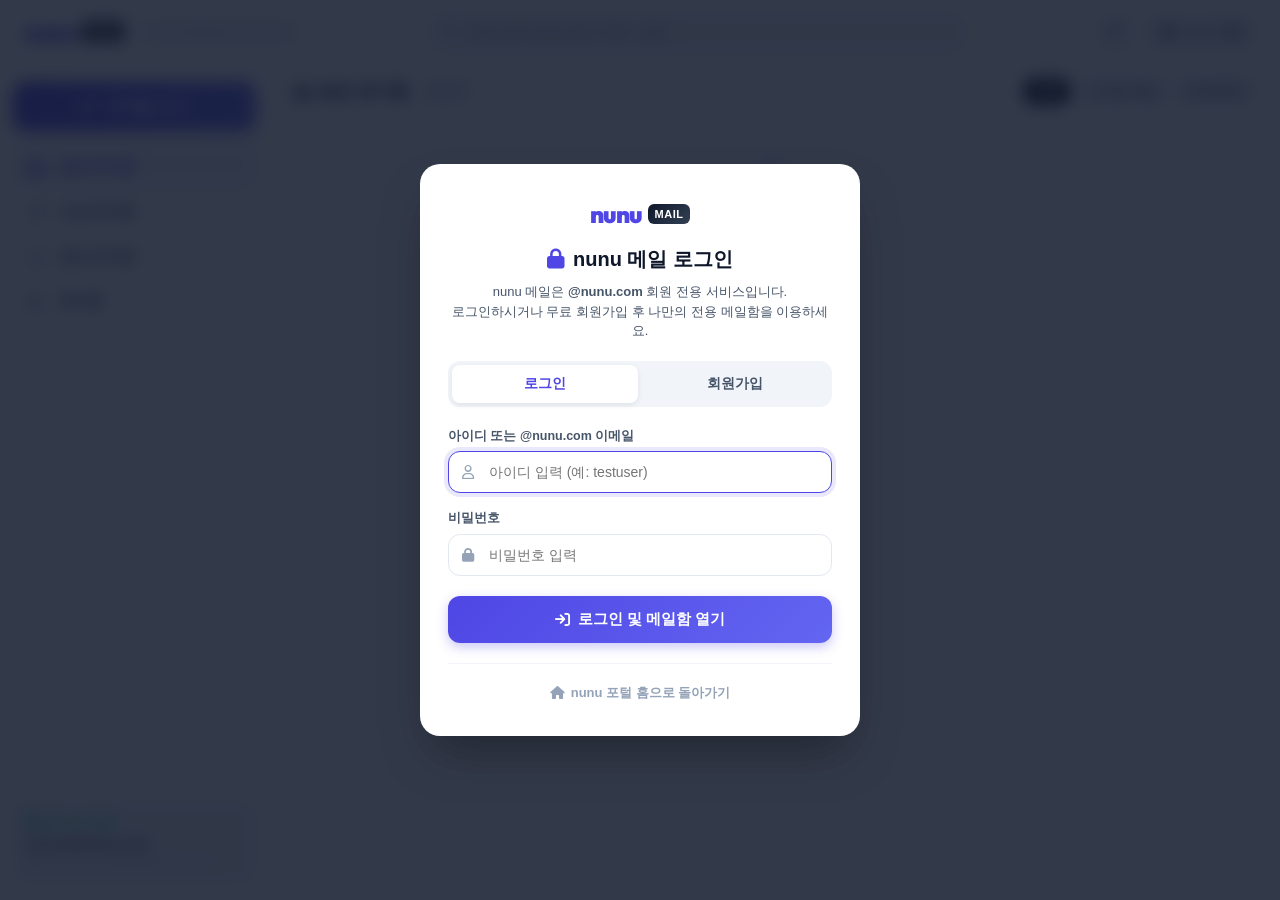
<file: mail.html>
<!DOCTYPE html>
<html lang="ko">
<head>
  <meta charset="UTF-8">
  <meta name="viewport" content="width=device-width, initial-scale=1.0">
  <title>nunu 메일 - 스마트 웹메일 & 문자 센터</title>
  <link rel="preconnect" href="https://fonts.googleapis.com">
  <link rel="preconnect" href="https://fonts.gstatic.com" crossorigin>
  <link href="https://fonts.googleapis.com/css2?family=Pretendard:wght@300;400;500;600;700;800&family=Outfit:wght@600;800;900&display=swap" rel="stylesheet">
  <link rel="stylesheet" href="https://cdnjs.cloudflare.com/ajax/libs/font-awesome/6.4.0/css/all.min.css">
  <link rel="stylesheet" href="mail.css?v=20261010_2200">
</head>
<body>
  <!-- 최상단 헤더 바 -->
  <header class="mail-header">
    <div class="header-left">
      <button class="btn-sidebar-toggle" id="btnSidebarToggle" aria-label="메뉴 열기">
        <i class="fa-solid fa-bars"></i>
      </button>
      <a href="index.html" class="mail-brand" title="nunu 포털 홈으로 이동">
        <span class="brand-nunu">nunu</span>
        <span class="brand-mail">MAIL</span>
      </a>
      <span class="mail-badge-tag">스마트 웹메일 & 문자 센터</span>
    </div>

    <!-- 검색창 -->
    <div class="header-search">
      <i class="fa-solid fa-magnifying-glass search-icon"></i>
      <input type="text" id="mailSearchInput" placeholder="메일 검색 (보낸사람, 제목, 내용)">
      <button type="button" id="btnClearSearch" class="btn-clear-search" style="display: none;">
        <i class="fa-solid fa-xmark"></i>
      </button>
    </div>

    <div class="header-right">
      <button type="button" id="btnRefreshMail" class="btn-header-action" title="새로고침">
        <i class="fa-solid fa-arrows-rotate"></i>
      </button>
      <a href="index.html" class="btn-header-portal" title="nunu 포털 홈으로">
        <i class="fa-solid fa-house"></i> <span>nunu 포털</span>
      </a>
      <!-- 프로필 표시 -->
      <div class="user-profile-badge" id="userProfileBadge" style="display: none;">
        <div class="avatar-circle" id="userAvatarText">U</div>
        <div class="user-meta">
          <strong id="headerUserName">사용자</strong>
          <span id="headerUserEmail">loading...</span>
        </div>
      </div>
      <button type="button" class="btn-header-logout" id="btnLogoutMail" title="로그아웃 및 계정 전환" style="display: none;">
        <i class="fa-solid fa-right-from-bracket"></i> <span>로그아웃</span>
      </button>
    </div>
  </header>

  <!-- 메인 레이아웃 (사이드바 + 메일 뷰) -->
  <div class="mail-container">
    <!-- 좌측 사이드바 -->
    <aside class="mail-sidebar" id="mailSidebar">
      <div class="sidebar-action-wrap">
        <button type="button" class="btn-compose-mail" id="btnOpenCompose">
          <i class="fa-solid fa-pen-fancy"></i> <span>새 메일 쓰기</span>
        </button>
      </div>

      <!-- 편지함 네비게이션 -->
      <nav class="mailbox-nav">
        <a href="#inbox" class="nav-item active" data-box="inbox">
          <i class="fa-solid fa-inbox"></i>
          <span class="nav-label">받은 편지함</span>
          <span class="unread-count-badge" id="navInboxBadge" style="display: none;">0</span>
        </a>
        <a href="#sent" class="nav-item" data-box="sent">
          <i class="fa-regular fa-paper-plane"></i>
          <span class="nav-label">보낸 편지함</span>
        </a>
        <a href="#starred" class="nav-item" data-box="starred">
          <i class="fa-regular fa-star"></i>
          <span class="nav-label">중요 편지함</span>
        </a>
        <a href="#trash" class="nav-item" data-box="trash">
          <i class="fa-regular fa-trash-can"></i>
          <span class="nav-label">휴지통</span>
        </a>
      </nav>

      <div class="sidebar-divider"></div>

      <!-- 사이드바 하단 계정 상태 카드 -->
      <div class="sidebar-account-card" id="sidebarAccountCard">
        <div class="acc-info">
          <span class="acc-tag"><i class="fa-solid fa-circle-check"></i> 공식 nunu 계정</span>
          <strong id="cardUserEmail">account@nunu.com</strong>
          <span class="acc-help">회원 가입 시 자동 개설된 메일 주소입니다.</span>
        </div>
      </div>
    </aside>

    <!-- 우측 메인 작업 영역 -->
    <main class="mail-main">
      <!-- 메일함 툴바 -->
      <div class="mail-toolbar">
        <div class="toolbar-left">
          <h2 class="current-box-title" id="currentBoxTitle">
            <i class="fa-solid fa-inbox"></i> 받은 편지함
          </h2>
          <span class="box-stats" id="boxStatsText">총 0개</span>
        </div>
        <div class="toolbar-right">
          <div class="filter-pills">
            <button type="button" class="filter-pill active" data-filter="all">전체</button>
            <button type="button" class="filter-pill" data-filter="unread">안 읽은 메일</button>
            <button type="button" class="filter-pill" data-filter="sms">문자(SMS)</button>
          </div>
        </div>
      </div>

      <!-- 메일 목록 리스트 -->
      <div class="mail-list-container" id="mailListContainer">
        <div class="mail-loading" id="mailLoading">
          <i class="fa-solid fa-spinner fa-spin"></i>
          <span>메일함을 불러오는 중입니다...</span>
        </div>
        <ul class="mail-list" id="mailList">
          <!-- 동적 렌더링 -->
        </ul>
        <!-- 메일 없음 엠프티 뷰 -->
        <div class="mail-empty" id="mailEmpty" style="display: none;">
          <div class="empty-icon"><i class="fa-regular fa-envelope-open"></i></div>
          <h3>메일함이 비어 있습니다.</h3>
          <p id="emptyText">새로운 메시지가 도착하면 여기에 표시됩니다.</p>
          <div class="empty-actions">
            <button type="button" class="btn-primary" onclick="openComposeModal()">
              <i class="fa-solid fa-pen-fancy"></i> 새 메일 작성하기
            </button>
          </div>
        </div>
      </div>

      <!-- 메일 본문 상세 읽기 뷰 (상세 열람 시 표시) -->
      <div class="mail-reader-view" id="mailReaderView" style="display: none;">
        <div class="reader-toolbar">
          <button type="button" class="btn-reader-back" id="btnReaderBack">
            <i class="fa-solid fa-arrow-left"></i> 목록으로 돌아가기
          </button>
          <div class="reader-actions">
            <button type="button" class="btn-reader-action" id="btnReaderReply" title="답장하기">
              <i class="fa-solid fa-reply"></i> 답장
            </button>
            <button type="button" class="btn-reader-action" id="btnReaderStar" title="중요 보관">
              <i class="fa-regular fa-star"></i>
            </button>
            <button type="button" class="btn-reader-action btn-danger-action" id="btnReaderDelete" title="삭제">
              <i class="fa-regular fa-trash-can"></i>
            </button>
          </div>
        </div>

        <div class="reader-content-card">
          <div class="reader-header">
            <div class="reader-title-row">
              <h1 class="reader-subject" id="readerSubject">메일 제목</h1>
              <span class="provider-pill" id="readerProviderBadge">nunu</span>
            </div>
            <div class="reader-meta-row">
              <div class="reader-sender-info">
                <div class="sender-avatar" id="readerSenderAvatar">N</div>
                <div class="sender-text">
                  <strong class="sender-name" id="readerSenderName">발신자</strong>
                  <span class="sender-email" id="readerSenderEmail">sender@nunu.com</span>
                </div>
              </div>
              <div class="reader-date" id="readerDate">2026-10-10 00:00</div>
            </div>
            <div class="reader-to-row">
              <span class="to-label">받는 사람:</span>
              <span class="to-email" id="readerToEmail">myid@nunu.com</span>
            </div>
          </div>

          <div class="reader-body" id="readerBody">
            <!-- 메일 본문 내용 -->
          </div>

          <div class="reader-footer">
            <button type="button" class="btn-primary" id="btnReaderReplyBottom">
              <i class="fa-solid fa-reply"></i> 이 메일에 답장 작성하기
            </button>
          </div>
        </div>
      </div>
    </main>
  </div>

  <!-- 메일 / 문자 작성 모달 -->
  <div class="modal-overlay" id="composeModalOverlay" style="display: none;">
    <div class="compose-modal">
      <div class="modal-header">
        <div class="compose-type-tabs">
          <button type="button" class="type-tab active" data-type="mail">
            <i class="fa-solid fa-envelope"></i> 이메일
          </button>
          <button type="button" class="type-tab" data-type="sms">
            <i class="fa-solid fa-comment-sms"></i> 간편 문자 메시지
          </button>
        </div>
        <button type="button" class="btn-modal-close" id="btnCloseCompose">
          <i class="fa-solid fa-xmark"></i>
        </button>
      </div>

      <form id="composeForm" class="compose-form" onsubmit="handleSendMail(event)">
        <div class="compose-row">
          <label for="composeToInput">받는 사람 (nunu 계정)</label>
          <div class="compose-input-wrap">
            <input type="text" id="composeToInput" placeholder="nunu 아이디 또는 @nunu.com 입력 (예: friend, friend@nunu.com)" required>
            <span class="compose-helper-text">🔒 nunu 메일은 nunu 회원(@nunu.com) 전용입니다. 아이디만 입력하셔도 됩니다.</span>
          </div>
        </div>

        <div class="compose-row" id="composeSubjectRow">
          <label for="composeSubjectInput">제목</label>
          <input type="text" id="composeSubjectInput" placeholder="메일 제목을 입력하세요" required>
        </div>

        <div class="compose-row body-row">
          <label for="composeBodyInput">내용</label>
          <textarea id="composeBodyInput" placeholder="보내실 메시지 내용을 자유롭게 작성하세요..." rows="10" required></textarea>
        </div>

        <div class="compose-footer">
          <div class="footer-left-info">
            <i class="fa-solid fa-shield-halved"></i>
            <span>발신 계정: <strong id="composeFromDisplay">me@nunu.com</strong></span>
          </div>
          <div class="footer-btns">
            <button type="button" class="btn-secondary" id="btnCancelCompose">취소</button>
            <button type="submit" class="btn-primary" id="btnSubmitSend">
              <i class="fa-solid fa-paper-plane"></i> <span>메일 전송</span>
            </button>
          </div>
        </div>
      </form>
    </div>
  </div>

  <!-- nunu 메일 로그인 필수 차단 모달 (비로그인 접속 제한) -->
  <div class="modal-overlay auth-gate-overlay" id="mailAuthModalOverlay" style="display: none;">
    <div class="auth-gate-modal">
      <div class="auth-gate-header">
        <div class="auth-gate-brand">
          <span class="brand-nunu">nunu</span>
          <span class="brand-mail">MAIL</span>
        </div>
        <h3 class="auth-gate-title"><i class="fa-solid fa-lock" style="color: var(--primary);"></i> nunu 메일 로그인</h3>
        <p class="auth-gate-desc">nunu 메일은 <strong>@nunu.com</strong> 회원 전용 서비스입니다.<br>로그인하시거나 무료 회원가입 후 나만의 전용 메일함을 이용하세요.</p>
      </div>

      <div class="auth-gate-tabs">
        <button type="button" class="gate-tab-btn active" id="tabMailLogin">로그인</button>
        <button type="button" class="gate-tab-btn" id="tabMailSignup">회원가입</button>
      </div>

      <!-- 1. 로그인 폼 -->
      <form id="mailLoginForm" class="auth-gate-form" onsubmit="handleMailLogin(event)">
        <div class="gate-form-group">
          <label for="mailLoginId">아이디 또는 @nunu.com 이메일</label>
          <div class="gate-input-wrap">
            <i class="fa-regular fa-user"></i>
            <input type="text" id="mailLoginId" placeholder="아이디 입력 (예: testuser)" required autocomplete="username">
          </div>
        </div>
        <div class="gate-form-group">
          <label for="mailLoginPw">비밀번호</label>
          <div class="gate-input-wrap">
            <i class="fa-solid fa-lock"></i>
            <input type="password" id="mailLoginPw" placeholder="비밀번호 입력" required autocomplete="current-password">
          </div>
        </div>
        <div class="gate-alert gate-alert-error" id="mailLoginError" style="display: none;"></div>
        <button type="submit" class="btn-gate-submit" id="btnSubmitMailLogin">
          <i class="fa-solid fa-arrow-right-to-bracket"></i> 로그인 및 메일함 열기
        </button>
      </form>

      <!-- 2. 회원가입 폼 -->
      <form id="mailSignupForm" class="auth-gate-form" style="display: none;" onsubmit="handleMailSignup(event)">
        <div class="gate-form-group">
          <label for="mailSignupId">아이디 (영문/숫자, 3자 이상)</label>
          <div class="gate-input-wrap">
            <i class="fa-regular fa-id-badge"></i>
            <input type="text" id="mailSignupId" placeholder="원하는 아이디 입력" required autocomplete="username">
          </div>
          <span class="gate-helper-text"><i class="fa-solid fa-circle-check" style="color: var(--primary);"></i> 가입 즉시 <strong>[아이디]@nunu.com</strong> 전용 메일 주소가 자동 생성됩니다.</span>
        </div>
        <div class="gate-form-group">
          <label for="mailSignupName">이름 / 닉네임</label>
          <div class="gate-input-wrap">
            <i class="fa-regular fa-face-smile"></i>
            <input type="text" id="mailSignupName" placeholder="표시될 이름 (예: 홍길동)" required>
          </div>
        </div>
        <div class="gate-form-group">
          <label for="mailSignupPw">비밀번호 (4자 이상)</label>
          <div class="gate-input-wrap">
            <i class="fa-solid fa-key"></i>
            <input type="password" id="mailSignupPw" placeholder="비밀번호 입력" required autocomplete="new-password">
          </div>
        </div>
        <div class="gate-alert gate-alert-error" id="mailSignupError" style="display: none;"></div>
        <div class="gate-alert gate-alert-success" id="mailSignupSuccess" style="display: none;"></div>
        <button type="submit" class="btn-gate-submit btn-signup-theme" id="btnSubmitMailSignup">
          <i class="fa-solid fa-user-plus"></i> 회원가입 및 메일 주소 개설
        </button>
      </form>

      <div class="auth-gate-footer">
        <a href="index.html" class="btn-gate-home"><i class="fa-solid fa-house"></i> nunu 포털 홈으로 돌아가기</a>
      </div>
    </div>
  </div>

  <script src="netlify-api-bridge.js"></script>
  <script src="mail.js?v=20261022_netlify"></script>
</body>
</html>
</file>
<file: style.css>
/* nunu Portal Stylesheet */
:root {
  --bg-primary: #f8fafc;
  --bg-card: #ffffff;
  --bg-subtle: #f1f5f9;
  --bg-hover: #e2e8f0;
  --border-color: #e2e8f0;
  --border-focus: #6366f1;
  --text-main: #0f172a;
  --text-sub: #475569;
  --text-muted: #94a3b8;
  --primary-color: #4f46e5;
  --primary-hover: #4338ca;
  --primary-light: #e0e7ff;
  --accent-naver: #03c75a;
  --accent-google: #4285f4;
  --accent-red: #ef4444;
  --accent-green: #10b981;
  --accent-blue: #3b82f6;
  --shadow-sm: 0 1px 2px 0 rgb(0 0 0 / 0.05);
  --shadow-md: 0 4px 12px -2px rgb(0 0 0 / 0.08), 0 2px 6px -2px rgb(0 0 0 / 0.04);
  --shadow-lg: 0 10px 25px -5px rgb(0 0 0 / 0.1), 0 8px 10px -6px rgb(0 0 0 / 0.05);
  --radius-sm: 8px;
  --radius-md: 12px;
  --radius-lg: 18px;
  --radius-full: 9999px;
  --font-family: 'Pretendard', -apple-system, BlinkMacSystemFont, system-ui, Roboto, sans-serif;
  --transition: all 0.2s cubic-bezier(0.4, 0, 0.2, 1);
}

body.theme-dark {
  --bg-primary: #0f172a;
  --bg-card: #1e293b;
  --bg-subtle: #334155;
  --bg-hover: #475569;
  --border-color: #334155;
  --border-focus: #818cf8;
  --text-main: #f8fafc;
  --text-sub: #cbd5e1;
  --text-muted: #64748b;
  --primary-light: #312e81;
  --shadow-md: 0 4px 12px -2px rgb(0 0 0 / 0.35);
  --shadow-lg: 0 10px 25px -5px rgb(0 0 0 / 0.5);
}

* {
  margin: 0;
  padding: 0;
  box-sizing: border-box;
}

body {
  font-family: var(--font-family);
  background-color: var(--bg-primary);
  color: var(--text-main);
  line-height: 1.5;
  transition: background-color 0.3s ease, color 0.3s ease;
  min-height: 100vh;
  display: flex;
  flex-direction: column;
}

a {
  color: inherit;
  text-decoration: none;
}

button {
  font-family: inherit;
  border: none;
  background: none;
  cursor: pointer;
}

input {
  font-family: inherit;
}

/* ========================================================
   GNB 헤더
   ======================================================== */
.top-nav {
  position: sticky;
  top: 0;
  z-index: 100;
  height: 56px;
  background: var(--bg-card);
  border-bottom: 1px solid var(--border-color);
  display: flex;
  justify-content: space-between;
  align-items: center;
  padding: 0 28px;
  backdrop-filter: blur(10px);
}

.nav-left {
  display: flex;
  align-items: center;
  gap: 20px;
}

.date-time-box {
  display: flex;
  align-items: center;
  gap: 8px;
  font-size: 13px;
  color: var(--text-sub);
  background: var(--bg-subtle);
  padding: 4px 10px;
  border-radius: var(--radius-full);
}

.nav-time {
  font-weight: 700;
  color: var(--primary-color);
}

.quick-nav-links {
  display: flex;
  align-items: center;
  gap: 16px;
}

.quick-nav-links a {
  font-size: 14px;
  font-weight: 500;
  color: var(--text-sub);
  display: flex;
  align-items: center;
  gap: 6px;
  padding: 6px 10px;
  border-radius: var(--radius-sm);
  transition: var(--transition);
}

.quick-nav-links a:hover,
.quick-nav-links a.active {
  color: var(--primary-color);
  background: var(--primary-light);
}

.nav-bookwave-pill {
  display: flex;
  align-items: center;
  gap: 7px;
  padding: 5px 12px;
  border-radius: var(--radius-full);
  background: linear-gradient(135deg, #4f46e5, #7c3aed);
  color: white;
  font-size: 13px;
  font-weight: 700;
  transition: var(--transition);
  box-shadow: 0 2px 6px rgba(124, 58, 237, 0.25);
  margin-left: 4px;
}

.nav-bookwave-pill:hover {
  transform: translateY(-1px);
  box-shadow: 0 4px 12px rgba(124, 58, 237, 0.4);
}

.nav-bookwave-pill .pill-badge {
  background: rgba(255, 255, 255, 0.25);
  color: white;
  font-size: 10px;
  font-weight: 800;
  padding: 1px 6px;
  border-radius: 4px;
}

.nav-ai-pill {
  display: flex;
  align-items: center;
  gap: 7px;
  background: linear-gradient(135deg, #8b5cf6, #ec4899);
  color: white;
  border: none;
  padding: 5px 12px;
  border-radius: var(--radius-full);
  cursor: pointer;
  text-decoration: none;
  font-size: 13px;
  font-weight: 700;
  transition: var(--transition);
  box-shadow: 0 2px 6px rgba(236, 72, 153, 0.25);
  margin-left: 4px;
}

.nav-ai-pill:hover {
  transform: translateY(-1px);
  box-shadow: 0 4px 12px rgba(236, 72, 153, 0.4);
  color: white;
}

.nav-ai-pill .pill-badge {
  background: rgba(255, 255, 255, 0.25);
  color: white;
  font-size: 10px;
  font-weight: 800;
  padding: 1px 6px;
  border-radius: 4px;
}

.nav-diary-pill {
  display: flex;
  align-items: center;
  gap: 7px;
  background: linear-gradient(135deg, #10b981, #06b6d4);
  color: white;
  border: none;
  padding: 5px 12px;
  border-radius: var(--radius-full);
  cursor: pointer;
  text-decoration: none;
  font-size: 13px;
  font-weight: 700;
  transition: var(--transition);
  box-shadow: 0 2px 6px rgba(16, 185, 129, 0.25);
  margin-left: 4px;
}

.nav-diary-pill:hover {
  transform: translateY(-1px);
  box-shadow: 0 4px 12px rgba(6, 182, 212, 0.4);
  color: white;
}

.nav-diary-pill .pill-badge {
  background: rgba(255, 255, 255, 0.25);
  color: white;
  font-size: 10px;
  font-weight: 800;
  padding: 1px 6px;
  border-radius: 4px;
}

.nav-right {
  display: flex;
  align-items: center;
  gap: 14px;
}

/* 실시간 검색어 티커 */
.trending-ticker {
  position: relative;
  display: flex;
  align-items: center;
  gap: 8px;
  background: var(--bg-subtle);
  padding: 6px 12px;
  border-radius: var(--radius-full);
  cursor: pointer;
  border: 1px solid var(--border-color);
  transition: var(--transition);
}

.trending-ticker:hover {
  background: var(--bg-hover);
}

.ticker-badge {
  font-size: 11px;
  font-weight: 700;
  background: linear-gradient(135deg, #ef4444, #f97316);
  color: white;
  padding: 2px 6px;
  border-radius: 4px;
}

.ticker-rank {
  font-weight: 800;
  font-size: 13px;
  color: var(--primary-color);
  min-width: 14px;
}

.ticker-text {
  font-size: 13px;
  font-weight: 600;
  max-width: 140px;
  white-space: nowrap;
  overflow: hidden;
  text-overflow: ellipsis;
}

.ticker-toggle-btn {
  font-size: 11px;
  color: var(--text-muted);
  transition: transform 0.2s ease;
}

.trending-dropdown {
  position: absolute;
  top: calc(100% + 8px);
  right: 0;
  width: 280px;
  background: var(--bg-card);
  border: 1px solid var(--border-color);
  border-radius: var(--radius-md);
  box-shadow: var(--shadow-lg);
  padding: 16px;
  display: none;
  z-index: 200;
}

.trending-dropdown.show {
  display: block;
}

.trending-header {
  display: flex;
  justify-content: space-between;
  align-items: center;
  margin-bottom: 12px;
  padding-bottom: 8px;
  border-bottom: 1px solid var(--border-color);
}

.trending-header h4 {
  font-size: 14px;
  font-weight: 700;
}

.trending-update-time {
  font-size: 11px;
  color: var(--text-muted);
}

.trending-list {
  list-style: none;
  display: flex;
  flex-direction: column;
  gap: 8px;
}

.trending-item {
  display: flex;
  align-items: center;
  justify-content: space-between;
  font-size: 13px;
  padding: 4px 6px;
  border-radius: var(--radius-sm);
  cursor: pointer;
  transition: var(--transition);
}

.trending-item:hover {
  background: var(--bg-subtle);
  color: var(--primary-color);
}

.trending-item-left {
  display: flex;
  align-items: center;
  gap: 10px;
}

.trending-item .rank-num {
  font-weight: 800;
  font-size: 13px;
  width: 16px;
  color: var(--text-muted);
}

.trending-item .rank-num.top3 {
  color: var(--accent-red);
}

.trending-trend {
  font-size: 11px;
  font-weight: 600;
}

.trending-trend.up {
  color: var(--accent-red);
}

.trending-trend.down {
  color: var(--accent-blue);
}

.trending-trend.same {
  color: var(--text-muted);
}

.icon-btn {
  width: 36px;
  height: 36px;
  border-radius: var(--radius-full);
  display: flex;
  align-items: center;
  justify-content: center;
  color: var(--text-sub);
  background: var(--bg-subtle);
  transition: var(--transition);
}

.icon-btn:hover {
  color: var(--text-main);
  background: var(--bg-hover);
}

.btn-admin-nav {
  display: flex;
  align-items: center;
  gap: 6px;
  padding: 6px 14px;
  border-radius: var(--radius-full);
  background: var(--bg-subtle);
  border: 1px solid var(--border-color);
  color: var(--text-sub);
  font-size: 13px;
  font-weight: 600;
  transition: var(--transition);
}

.btn-admin-nav:hover {
  background: var(--bg-hover);
  color: var(--primary-color);
  border-color: var(--primary-color);
}

.btn-login-header {
  display: flex;
  align-items: center;
  gap: 6px;
  padding: 7px 16px;
  border-radius: var(--radius-full);
  background: var(--primary-color);
  color: white;
  font-size: 13px;
  font-weight: 600;
  transition: var(--transition);
}

.btn-login-header:hover {
  background: var(--primary-hover);
}

/* ========================================================
   메인 컨테이너
   ======================================================== */
.main-container {
  max-width: 1240px;
  width: 100%;
  margin: 0 auto;
  padding: 30px 20px 60px;
  flex: 1;
}

/* ========================================================
   로고 & 검색창 섹션 (Google + Naver 감성)
   ======================================================== */
.search-section {
  display: flex;
  flex-direction: column;
  align-items: center;
  margin-bottom: 40px;
  text-align: center;
}

.logo-wrapper {
  margin-bottom: 20px;
}

.nunu-logo {
  font-family: 'Outfit', sans-serif;
  font-size: 64px;
  font-weight: 900;
  letter-spacing: -2px;
  display: inline-flex;
  align-items: baseline;
  cursor: pointer;
  user-select: none;
  transition: transform 0.2s ease;
}

.nunu-logo:hover {
  transform: scale(1.03);
}

.nunu-logo .logo-letter {
  display: inline-block;
  transition: transform 0.3s ease;
}

.nunu-logo .n1 { color: #4285f4; } /* 구글 블루 */
.nunu-logo .u1 { color: #03c75a; } /* 네이버 그린 */
.nunu-logo .n2 { color: #f59e0b; } /* 따뜻한 옐로우 */
.nunu-logo .u2 { color: #6366f1; } /* 트렌디한 인디고 */

.nunu-logo:hover .logo-letter {
  animation: bounce 0.5s ease alternate;
}

@keyframes bounce {
  0% { transform: translateY(0); }
  100% { transform: translateY(-8px); }
}

.logo-dot {
  width: 12px;
  height: 12px;
  background: #ec4899;
  border-radius: 50%;
  margin-left: 2px;
}

.logo-tagline {
  font-size: 14px;
  color: var(--text-muted);
  font-weight: 500;
  margin-top: -6px;
}

/* 검색 엔진 선택 탭 */
.search-engine-tabs {
  display: flex;
  gap: 8px;
  margin-bottom: 12px;
}

.engine-tab {
  padding: 6px 14px;
  border-radius: var(--radius-full);
  font-size: 13px;
  font-weight: 600;
  color: var(--text-muted);
  background: var(--bg-card);
  border: 1px solid var(--border-color);
  transition: var(--transition);
  display: flex;
  align-items: center;
  gap: 6px;
}

.engine-tab:hover {
  color: var(--text-main);
  background: var(--bg-subtle);
}

.engine-tab.active {
  background: var(--primary-color);
  color: white;
  border-color: var(--primary-color);
}

/* 검색창 바 */
.search-bar-wrapper {
  position: relative;
  width: 100%;
  max-width: 680px;
}

.search-bar {
  display: flex;
  align-items: center;
  background: var(--bg-card);
  border: 2px solid var(--border-color);
  border-radius: var(--radius-full);
  padding: 6px 12px 6px 20px;
  box-shadow: var(--shadow-md);
  transition: var(--transition);
}

.search-bar:focus-within {
  border-color: var(--border-focus);
  box-shadow: 0 0 0 4px rgba(99, 102, 241, 0.15), var(--shadow-lg);
}

.search-icon {
  font-size: 18px;
  color: var(--text-muted);
  margin-right: 12px;
}

.search-bar input {
  flex: 1;
  border: none;
  outline: none;
  font-size: 16px;
  font-weight: 500;
  color: var(--text-main);
  background: transparent;
}

.clear-btn, .voice-btn {
  color: var(--text-muted);
  font-size: 16px;
  padding: 8px;
  border-radius: 50%;
  display: flex;
  align-items: center;
  justify-content: center;
  transition: var(--transition);
}

.clear-btn:hover, .voice-btn:hover {
  color: var(--text-main);
  background: var(--bg-subtle);
}

.submit-search-btn {
  background: var(--primary-color);
  color: white;
  font-size: 14px;
  font-weight: 700;
  padding: 10px 22px;
  border-radius: var(--radius-full);
  margin-left: 6px;
  transition: var(--transition);
}

.submit-search-btn:hover {
  background: var(--primary-hover);
  transform: translateY(-1px);
}

/* 검색 제안 & 최근 검색어 레이어 */
.search-suggestions {
  position: absolute;
  top: calc(100% + 8px);
  left: 0;
  right: 0;
  background: var(--bg-card);
  border: 1px solid var(--border-color);
  border-radius: var(--radius-lg);
  box-shadow: var(--shadow-lg);
  padding: 14px;
  z-index: 90;
  text-align: left;
}

.recent-searches-header {
  display: flex;
  justify-content: space-between;
  align-items: center;
  font-size: 12px;
  font-weight: 600;
  color: var(--text-muted);
  padding-bottom: 8px;
  border-bottom: 1px solid var(--border-color);
  margin-bottom: 8px;
}

.text-subtle-btn {
  color: var(--text-muted);
  font-size: 12px;
}
.text-subtle-btn:hover {
  color: var(--accent-red);
}

.recent-list {
  list-style: none;
  display: flex;
  flex-direction: column;
  gap: 4px;
}

.recent-item {
  display: flex;
  justify-content: space-between;
  align-items: center;
  padding: 8px 10px;
  border-radius: var(--radius-sm);
  font-size: 14px;
  color: var(--text-main);
  cursor: pointer;
}

.recent-item:hover {
  background: var(--bg-subtle);
}

.recent-item .recent-remove-btn {
  color: var(--text-muted);
  padding: 4px;
}
.recent-item .recent-remove-btn:hover {
  color: var(--accent-red);
}

/* nunu 부가 서비스 허브 (네이버 스타일) */
.nunu-services-hub {
  width: 100%;
  max-width: 860px;
  margin-top: 28px;
  background: var(--bg-card);
  border: 1px solid var(--border-color);
  border-radius: var(--radius-lg);
  padding: 16px 20px;
  box-shadow: var(--shadow-sm);
  transition: var(--transition);
}

.nunu-services-hub:hover {
  box-shadow: var(--shadow-md);
  border-color: rgba(99, 102, 241, 0.3);
}

.services-hub-header {
  display: flex;
  align-items: center;
  justify-content: space-between;
  margin-bottom: 14px;
  padding-bottom: 10px;
  border-bottom: 1px solid var(--border-color);
}

.hub-title {
  font-size: 14px;
  font-weight: 800;
  display: flex;
  align-items: center;
  gap: 7px;
  color: var(--text-main);
}

.hub-subtitle {
  font-size: 11px;
  color: var(--text-muted);
}

.services-grid {
  display: grid;
  grid-template-columns: repeat(2, 1fr);
  gap: 14px;
}

.services-grid-two {
  display: grid;
  grid-template-columns: repeat(2, 1fr);
  gap: 16px;
}

.services-grid-three {
  display: grid;
  grid-template-columns: repeat(3, 1fr);
  gap: 14px;
}

@media (max-width: 960px) {
  .services-grid-three {
    grid-template-columns: 1fr;
  }
}

@media (max-width: 680px) {
  .services-grid-two {
    grid-template-columns: 1fr;
  }
}

.services-grid-two .service-item,
.services-grid-three .service-item {
  flex-direction: row;
  align-items: center;
  justify-content: flex-start;
  padding: 14px 18px;
  gap: 14px;
  text-align: left;
}

.services-grid-two .service-icon-box,
.services-grid-three .service-icon-box {
  margin-bottom: 0;
  flex-shrink: 0;
  width: 48px;
  height: 48px;
  font-size: 20px;
}

.services-grid-two .service-info,
.services-grid-three .service-info {
  flex: 1;
}

.services-grid-two .service-name,
.services-grid-three .service-name {
  font-size: 15px;
  font-weight: 700;
  margin-bottom: 2px;
}

.services-grid-two .service-desc,
.services-grid-three .service-desc {
  font-size: 12px;
  color: var(--text-muted);
}

.services-grid-two .service-arrow,
.services-grid-three .service-arrow {
  color: var(--text-muted);
  font-size: 14px;
  transition: transform 0.2s ease, color 0.2s ease;
}

.services-grid-two .service-item:hover .service-arrow,
.services-grid-three .service-item:hover .service-arrow {
  color: var(--primary-color);
  transform: translateX(4px);
}

/* nunu 메일 전용 스타일 */
.highlight-mail {
  background: linear-gradient(135deg, #ffffff, #f0fdf4);
  border: 1.5px solid #bbf7d0 !important;
}

.highlight-mail:hover {
  border-color: #10b981 !important;
  box-shadow: 0 8px 24px -4px rgba(16, 185, 129, 0.25);
  transform: translateY(-2px);
}

.mail-icon {
  background: linear-gradient(135deg, #10b981, #059669) !important;
  color: #ffffff !important;
}

.nav-mail-pill {
  display: inline-flex;
  align-items: center;
  gap: 6px;
  padding: 6px 13px;
  background: linear-gradient(135deg, #ecfdf5, #d1fae5);
  border: 1px solid #a7f3d0;
  border-radius: 20px;
  color: #047857;
  font-size: 13px;
  font-weight: 700;
  transition: all 0.2s ease;
  cursor: pointer;
}

.nav-mail-pill:hover {
  background: #a7f3d0;
  color: #065f46;
  transform: translateY(-1px);
}

.mail-badge-unread {
  background: #ef4444;
  color: #ffffff;
  font-size: 10px;
  font-weight: 800;
  padding: 1px 6px;
  border-radius: 10px;
}

.stat-link {
  text-decoration: none;
  cursor: pointer;
  transition: transform 0.15s ease, background 0.15s ease;
}

.stat-link:hover {
  background: rgba(79, 70, 229, 0.08);
  transform: translateY(-2px);
}

.services-grid-two .service-icon-box {
  margin-bottom: 0;
  flex-shrink: 0;
  width: 48px;
  height: 48px;
  font-size: 20px;
}

.services-grid-two .service-info {
  flex: 1;
}

.services-grid-two .service-name {
  font-size: 15px;
  font-weight: 700;
  margin-bottom: 2px;
}

.services-grid-two .service-desc {
  font-size: 12px;
  color: var(--text-muted);
}

.services-grid-two .service-arrow {
  color: var(--text-muted);
  font-size: 14px;
  transition: transform 0.2s ease, color 0.2s ease;
}

.services-grid-two .service-item:hover .service-arrow {
  color: var(--primary-color);
  transform: translateX(4px);
}

.service-item {
  display: flex;
  flex-direction: column;
  align-items: center;
  padding: 10px 8px;
  border-radius: var(--radius-md);
  background: var(--bg-subtle);
  border: 1px solid transparent;
  transition: var(--transition);
  text-align: center;
  position: relative;
}

.service-item:hover {
  background: var(--bg-card);
  border-color: var(--border-color);
  transform: translateY(-3px);
  box-shadow: var(--shadow-sm);
}

.service-item.highlight-service {
  background: linear-gradient(135deg, rgba(79, 70, 229, 0.08), rgba(124, 58, 237, 0.12));
  border-color: rgba(124, 58, 237, 0.3);
}

.service-item.highlight-service:hover {
  border-color: var(--primary-color);
  box-shadow: 0 4px 14px rgba(124, 58, 237, 0.2);
}

.service-item.highlight-ai {
  background: linear-gradient(135deg, rgba(139, 92, 246, 0.08), rgba(236, 72, 153, 0.12));
  border-color: rgba(236, 72, 153, 0.3);
}

.service-item.highlight-ai:hover {
  border-color: #ec4899;
  box-shadow: 0 4px 14px rgba(236, 72, 153, 0.2);
}

.service-icon-box {
  width: 44px;
  height: 44px;
  border-radius: 12px;
  display: flex;
  align-items: center;
  justify-content: center;
  font-size: 18px;
  margin-bottom: 8px;
  color: white;
  position: relative;
  transition: var(--transition);
}

.service-item:hover .service-icon-box {
  transform: scale(1.08);
}

.bw-icon { background: linear-gradient(135deg, #4f46e5, #7c3aed); }
.ai-icon { background: linear-gradient(135deg, #8b5cf6, #ec4899); }

.service-badge-hot {
  position: absolute;
  top: -4px;
  right: -6px;
  background: #ef4444;
  color: white;
  font-size: 9px;
  font-weight: 800;
  padding: 1px 4px;
  border-radius: 4px;
}

.service-badge-new {
  position: absolute;
  top: -4px;
  right: -6px;
  background: #10b981;
  color: white;
  font-size: 9px;
  font-weight: 800;
  padding: 1px 4px;
  border-radius: 4px;
}

.service-info {
  display: flex;
  flex-direction: column;
  gap: 2px;
}

.service-name {
  font-size: 13px;
  font-weight: 700;
  color: var(--text-main);
}

.service-desc {
  font-size: 10px;
  color: var(--text-muted);
}

/* 북마크 바 */
.quick-bookmarks-container {
  display: flex;
  align-items: center;
  gap: 12px;
  margin-top: 24px;
  flex-wrap: wrap;
  justify-content: center;
}

.quick-bookmarks {
  display: flex;
  gap: 12px;
  flex-wrap: wrap;
}

.bookmark-item {
  display: flex;
  flex-direction: column;
  align-items: center;
  gap: 6px;
  cursor: pointer;
  position: relative;
  width: 72px;
  text-align: center;
  transition: var(--transition);
}

.bookmark-item:hover {
  transform: translateY(-3px);
}

.bookmark-icon-box {
  width: 48px;
  height: 48px;
  border-radius: 16px;
  display: flex;
  align-items: center;
  justify-content: center;
  color: white;
  font-size: 20px;
  box-shadow: var(--shadow-sm);
  transition: var(--transition);
}

.bookmark-item:hover .bookmark-icon-box {
  box-shadow: var(--shadow-md);
}

.bookmark-label {
  font-size: 12px;
  font-weight: 500;
  color: var(--text-sub);
  max-width: 70px;
  white-space: nowrap;
  overflow: hidden;
  text-overflow: ellipsis;
}

.bookmark-delete-btn {
  position: absolute;
  top: -4px;
  right: 6px;
  width: 18px;
  height: 18px;
  background: rgba(0, 0, 0, 0.6);
  color: white;
  border-radius: 50%;
  font-size: 10px;
  display: none;
  align-items: center;
  justify-content: center;
}

.bookmark-item:hover .bookmark-delete-btn {
  display: flex;
}

.add-bookmark-btn {
  display: flex;
  flex-direction: column;
  align-items: center;
  justify-content: center;
  gap: 6px;
  width: 72px;
  color: var(--text-muted);
  font-size: 11px;
  font-weight: 500;
  cursor: pointer;
  transition: var(--transition);
}

.add-bookmark-btn:hover {
  color: var(--primary-color);
}

.add-bookmark-btn i {
  width: 48px;
  height: 48px;
  border-radius: 16px;
  border: 2px dashed var(--border-color);
  display: flex;
  align-items: center;
  justify-content: center;
  font-size: 16px;
  background: var(--bg-card);
  transition: var(--transition);
}

.add-bookmark-btn:hover i {
  border-color: var(--primary-color);
  color: var(--primary-color);
  background: var(--primary-light);
}

/* ========================================================
   메인 대시보드 그리드
   ======================================================== */
.portal-grid {
  display: grid;
  grid-template-columns: 1fr 360px;
  gap: 24px;
}

@media (max-width: 1024px) {
  .portal-grid {
    grid-template-columns: 1fr;
  }
}

.grid-main-column, .grid-side-column {
  display: flex;
  flex-direction: column;
  gap: 24px;
}

.portal-card {
  background: var(--bg-card);
  border: 1px solid var(--border-color);
  border-radius: var(--radius-lg);
  padding: 22px;
  box-shadow: var(--shadow-sm);
  transition: var(--transition);
}

.portal-card:hover {
  box-shadow: var(--shadow-md);
}

.card-header {
  display: flex;
  justify-content: space-between;
  align-items: center;
  margin-bottom: 18px;
}

.header-left {
  display: flex;
  align-items: center;
  gap: 10px;
}

.card-header h3 {
  font-size: 17px;
  font-weight: 700;
  color: var(--text-main);
}

.card-badge {
  font-size: 11px;
  font-weight: 700;
  padding: 3px 8px;
  border-radius: 6px;
}

.news-badge { background: #fee2e2; color: #dc2626; }
.ai-badge { background: #ede9fe; color: #7c3aed; }
.stock-badge { background: #dbeafe; color: #2563eb; }
.memo-badge { background: #e0e7ff; color: #4f46e5; }

/* 뉴스 스탠드 */
.news-category-tabs {
  display: flex;
  gap: 4px;
  background: var(--bg-subtle);
  padding: 4px;
  border-radius: var(--radius-full);
}

.tab-btn {
  padding: 4px 12px;
  border-radius: var(--radius-full);
  font-size: 12px;
  font-weight: 600;
  color: var(--text-muted);
  transition: var(--transition);
}

.tab-btn:hover {
  color: var(--text-main);
}

.tab-btn.active {
  background: var(--bg-card);
  color: var(--primary-color);
  box-shadow: var(--shadow-sm);
}

.news-headline-banner {
  display: grid;
  grid-template-columns: 240px 1fr;
  gap: 18px;
  padding: 16px;
  background: var(--bg-subtle);
  border-radius: var(--radius-md);
  margin-bottom: 18px;
  cursor: pointer;
  transition: var(--transition);
}

.news-headline-banner:hover {
  transform: translateY(-2px);
}

.headline-image {
  height: 140px;
  border-radius: var(--radius-sm);
  background-size: cover;
  background-position: center;
  position: relative;
  padding: 8px;
}

.breaking-badge {
  background: #ef4444;
  color: white;
  font-size: 11px;
  font-weight: 800;
  padding: 2px 6px;
  border-radius: 4px;
}

.headline-content {
  display: flex;
  flex-direction: column;
  justify-content: center;
}

.headline-content h4 {
  font-size: 17px;
  font-weight: 700;
  margin-bottom: 8px;
  line-height: 1.4;
  color: var(--text-main);
}

.headline-content p {
  font-size: 13px;
  color: var(--text-sub);
  line-height: 1.5;
  display: -webkit-box;
  -webkit-line-clamp: 2;
  -webkit-box-orient: vertical;
  overflow: hidden;
  margin-bottom: 8px;
}

.news-meta {
  font-size: 11px;
  color: var(--text-muted);
}

.news-item-list {
  list-style: none;
  display: flex;
  flex-direction: column;
  gap: 10px;
}

.news-item {
  display: flex;
  justify-content: space-between;
  align-items: center;
  padding: 8px 10px;
  border-radius: var(--radius-sm);
  transition: var(--transition);
  cursor: pointer;
}

.news-item:hover {
  background: var(--bg-subtle);
}

.news-item-title {
  font-size: 14px;
  font-weight: 500;
  display: flex;
  align-items: center;
  gap: 8px;
}

.news-item-press {
  font-size: 11px;
  color: var(--text-muted);
  font-weight: 600;
}

.news-item-time {
  font-size: 12px;
  color: var(--text-muted);
}

/* 북웨이브 스페셜 배너 */
.bookwave-banner-card {
  display: flex;
  justify-content: space-between;
  align-items: center;
  background: linear-gradient(135deg, rgba(79, 70, 229, 0.08), rgba(124, 58, 237, 0.12));
  border: 1px solid rgba(124, 58, 237, 0.25);
  border-radius: var(--radius-lg);
  padding: 18px 24px;
  gap: 20px;
}

.bookwave-banner-left {
  display: flex;
  align-items: center;
  gap: 16px;
}

.bookwave-icon-box {
  width: 48px;
  height: 48px;
  border-radius: 14px;
  background: linear-gradient(135deg, #4f46e5, #7c3aed);
  color: white;
  display: flex;
  align-items: center;
  justify-content: center;
  font-size: 22px;
  box-shadow: 0 4px 10px rgba(124, 58, 237, 0.3);
  flex-shrink: 0;
}

.bookwave-text-box {
  display: flex;
  flex-direction: column;
}

.bookwave-badge-row {
  display: flex;
  align-items: center;
  gap: 8px;
  margin-bottom: 4px;
}

.badge-bw-hot {
  font-size: 11px;
  font-weight: 800;
  background: #fef08a;
  color: #854d0e;
  padding: 1px 7px;
  border-radius: 4px;
}

.badge-bw-tech {
  font-size: 11px;
  font-weight: 600;
  color: #6366f1;
}

.bookwave-text-box h4 {
  font-size: 16px;
  font-weight: 800;
  color: var(--text-main);
  margin-bottom: 2px;
}

.bookwave-text-box p {
  font-size: 13px;
  color: var(--text-sub);
}

.btn-bookwave-action {
  padding: 10px 20px;
  border-radius: var(--radius-md);
  background: linear-gradient(135deg, #4f46e5, #7c3aed);
  color: white;
  font-size: 14px;
  font-weight: 700;
  display: flex;
  align-items: center;
  gap: 8px;
  white-space: nowrap;
  transition: var(--transition);
  box-shadow: 0 2px 8px rgba(124, 58, 237, 0.3);
}

.btn-bookwave-action:hover {
  transform: translateY(-2px);
  box-shadow: 0 4px 14px rgba(124, 58, 237, 0.45);
}

/* nunu AI 스마트 어시스턴트 카드 */
.nunu-ai-card {
  position: relative;
  overflow: hidden;
  border: 1px solid rgba(139, 92, 246, 0.3);
  background: linear-gradient(135deg, rgba(139, 92, 246, 0.05), rgba(236, 72, 153, 0.05));
}

.ai-card-glow-bg {
  position: absolute;
  top: -50px;
  right: -50px;
  width: 180px;
  height: 180px;
  background: radial-gradient(circle, rgba(139, 92, 246, 0.25) 0%, rgba(236, 72, 153, 0) 70%);
  border-radius: 50%;
  pointer-events: none;
}

.ai-online-badge {
  display: flex;
  align-items: center;
  gap: 6px;
  font-size: 12px;
  font-weight: 700;
  color: #10b981;
  background: rgba(16, 185, 129, 0.1);
  padding: 4px 10px;
  border-radius: var(--radius-full);
}

.pulse-dot {
  width: 8px;
  height: 8px;
  border-radius: 50%;
  background: #10b981;
  box-shadow: 0 0 0 0 rgba(16, 185, 129, 0.7);
  animation: pulseGreen 1.8s infinite;
}

@keyframes pulseGreen {
  0% { transform: scale(0.95); box-shadow: 0 0 0 0 rgba(16, 185, 129, 0.7); }
  70% { transform: scale(1); box-shadow: 0 0 0 8px rgba(16, 185, 129, 0); }
  100% { transform: scale(0.95); box-shadow: 0 0 0 0 rgba(16, 185, 129, 0); }
}

.ai-card-body {
  display: flex;
  flex-direction: column;
  gap: 14px;
}

.ai-card-desc {
  font-size: 13.5px;
  color: var(--text-muted);
  line-height: 1.5;
}

.ai-input-bar {
  display: flex;
  align-items: center;
  background: var(--bg-card);
  border: 1.5px solid rgba(139, 92, 246, 0.35);
  border-radius: var(--radius-full);
  padding: 6px 8px 6px 16px;
  gap: 10px;
  box-shadow: var(--shadow-sm);
  transition: var(--transition);
}

.ai-input-bar:focus-within {
  border-color: #8b5cf6;
  box-shadow: 0 0 0 3px rgba(139, 92, 246, 0.15);
}

.ai-input-icon {
  color: #8b5cf6;
  font-size: 15px;
}

.ai-input-bar input {
  flex: 1;
  border: none;
  background: transparent;
  outline: none;
  font-size: 14px;
  color: var(--text-main);
}

.ai-send-btn {
  width: 36px;
  height: 36px;
  border-radius: 50%;
  background: linear-gradient(135deg, #8b5cf6, #ec4899);
  color: white;
  display: flex;
  align-items: center;
  justify-content: center;
  font-size: 13px;
  transition: var(--transition);
}

.ai-send-btn:hover {
  transform: scale(1.05);
  box-shadow: 0 3px 10px rgba(139, 92, 246, 0.35);
}

.ai-prompt-tags {
  display: flex;
  align-items: center;
  gap: 8px;
  flex-wrap: wrap;
}

.prompt-tag-label {
  font-size: 12px;
  font-weight: 700;
  color: var(--text-muted);
}

.ai-tag-pill {
  font-size: 12px;
  font-weight: 600;
  padding: 5px 12px;
  border-radius: var(--radius-full);
  background: var(--bg-card);
  border: 1px solid var(--border-color);
  color: var(--text-main);
  transition: var(--transition);
  cursor: pointer;
}

.ai-tag-pill:hover {
  background: rgba(139, 92, 246, 0.1);
  border-color: #8b5cf6;
  color: #7c3aed;
  transform: translateY(-1px);
}

/* nunu AI 챗 모달 */
.ai-chat-modal-box {
  max-width: 620px;
  width: 95%;
  height: 600px;
  display: flex;
  flex-direction: column;
  padding: 0;
  overflow: hidden;
}

.ai-modal-header {
  padding: 16px 20px;
  background: var(--bg-card);
  border-bottom: 1px solid var(--border-color);
  display: flex;
  align-items: center;
  justify-content: space-between;
}

.ai-modal-header-title {
  display: flex;
  align-items: center;
  gap: 12px;
}

.ai-header-icon-box {
  width: 38px;
  height: 38px;
  border-radius: 10px;
  background: linear-gradient(135deg, #8b5cf6, #ec4899);
  color: white;
  display: flex;
  align-items: center;
  justify-content: center;
  font-size: 16px;
}

.ai-modal-header-title h4 {
  font-size: 16px;
  font-weight: 800;
  color: var(--text-main);
}

.ai-header-sub {
  font-size: 11px;
  color: var(--text-muted);
}

.ai-chat-body {
  flex: 1;
  padding: 20px;
  overflow-y: auto;
  display: flex;
  flex-direction: column;
  gap: 16px;
  background: var(--bg-main);
}

.ai-msg {
  display: flex;
  gap: 10px;
  max-width: 88%;
}

.ai-msg-bot {
  align-self: flex-start;
}

.ai-msg-user {
  align-self: flex-end;
  flex-direction: row-reverse;
}

.ai-avatar {
  width: 32px;
  height: 32px;
  border-radius: 50%;
  background: linear-gradient(135deg, #8b5cf6, #ec4899);
  color: white;
  display: flex;
  align-items: center;
  justify-content: center;
  font-size: 13px;
  flex-shrink: 0;
}

.ai-bubble {
  padding: 12px 16px;
  border-radius: 16px;
  font-size: 13.5px;
  line-height: 1.6;
  box-shadow: var(--shadow-sm);
  word-break: break-word;
}

.ai-msg-bot .ai-bubble {
  background: var(--bg-card);
  border: 1px solid var(--border-color);
  color: var(--text-main);
  border-top-left-radius: 4px;
}

.ai-msg-user .ai-bubble {
  background: var(--primary-color);
  color: white;
  border-top-right-radius: 4px;
}

.ai-chips-bar {
  display: flex;
  gap: 8px;
  padding: 10px 16px;
  background: var(--bg-card);
  border-top: 1px solid var(--border-color);
  overflow-x: auto;
  white-space: nowrap;
}

.ai-chip-btn {
  font-size: 11.5px;
  font-weight: 600;
  padding: 6px 12px;
  border-radius: var(--radius-full);
  background: var(--bg-subtle);
  border: 1px solid var(--border-color);
  color: var(--text-main);
  cursor: pointer;
  transition: var(--transition);
  flex-shrink: 0;
}

.ai-chip-btn:hover {
  background: rgba(139, 92, 246, 0.1);
  border-color: #8b5cf6;
  color: #7c3aed;
}

.ai-chat-input-row {
  display: flex;
  gap: 10px;
  padding: 14px 16px;
  background: var(--bg-card);
  border-top: 1px solid var(--border-color);
}

.ai-chat-input-row input {
  flex: 1;
  padding: 10px 16px;
  border: 1px solid var(--border-color);
  border-radius: var(--radius-full);
  outline: none;
  font-size: 14px;
  background: var(--bg-main);
  color: var(--text-main);
}

.ai-chat-input-row input:focus {
  border-color: var(--primary-color);
}

.ai-chat-input-row button {
  padding: 10px 18px;
  border-radius: var(--radius-full);
  display: flex;
  align-items: center;
  gap: 6px;
  font-size: 13.5px;
}

/* ========================================================
   우측 사이드바 위젯들
   ======================================================== */
/* 사용자 프로필 박스 */
.user-widget {
  background: linear-gradient(135deg, rgba(79, 70, 229, 0.05), rgba(16, 185, 129, 0.05));
  border: 1px solid var(--border-color);
}

.login-greeting h4 {
  font-size: 16px;
  font-weight: 700;
  margin-bottom: 4px;
}

.login-greeting p {
  font-size: 13px;
  color: var(--text-sub);
  margin-bottom: 14px;
}

.btn-primary-block {
  width: 100%;
  padding: 12px;
  background: var(--primary-color);
  color: white;
  border-radius: var(--radius-md);
  font-size: 14px;
  font-weight: 700;
  display: flex;
  align-items: center;
  justify-content: center;
  gap: 8px;
  transition: var(--transition);
}

.btn-primary-block:hover {
  background: var(--primary-hover);
  transform: translateY(-1px);
}

.login-sub-links {
  display: flex;
  justify-content: center;
  align-items: center;
  gap: 10px;
  margin-top: 12px;
  font-size: 12px;
  color: var(--text-muted);
}

.login-sub-links a:hover {
  color: var(--primary-color);
  text-decoration: underline;
}

.profile-header {
  display: flex;
  align-items: center;
  gap: 12px;
  margin-bottom: 16px;
}

.profile-avatar {
  width: 44px;
  height: 44px;
  border-radius: 50%;
  background: var(--primary-light);
  color: var(--primary-color);
  display: flex;
  align-items: center;
  justify-content: center;
  font-size: 20px;
}

.profile-info {
  flex: 1;
  display: flex;
  flex-direction: column;
}

.profile-info strong {
  font-size: 15px;
}

.user-email {
  font-size: 12px;
  color: var(--text-muted);
}

.icon-subtle-btn {
  color: var(--text-muted);
  font-size: 16px;
  padding: 6px;
}
.icon-subtle-btn:hover {
  color: var(--accent-red);
}

.user-quick-stats {
  display: grid;
  grid-template-columns: repeat(3, 1fr);
  gap: 8px;
  background: var(--bg-card);
  padding: 12px;
  border-radius: var(--radius-md);
  border: 1px solid var(--border-color);
  text-align: center;
}

.stat-item {
  display: flex;
  flex-direction: column;
  align-items: center;
  gap: 4px;
}

.stat-item i {
  color: var(--primary-color);
  font-size: 16px;
}

.stat-label {
  font-size: 10px;
  color: var(--text-muted);
}

.stat-value {
  font-size: 13px;
  font-weight: 700;
}

.stat-value.highlight {
  color: var(--accent-red);
}

/* 날씨 위젯 */
.weather-main-body {
  display: flex;
  justify-content: space-between;
  align-items: center;
  margin-bottom: 16px;
}

.weather-now {
  display: flex;
  align-items: center;
  gap: 14px;
}

.weather-icon-large {
  font-size: 40px;
  color: #f59e0b;
}

.temp-display {
  display: flex;
  flex-direction: column;
}

.current-temp {
  font-size: 30px;
  font-weight: 800;
  line-height: 1;
}

.weather-desc {
  font-size: 12px;
  color: var(--text-sub);
  margin-top: 4px;
}

.weather-details {
  display: flex;
  flex-direction: column;
  gap: 4px;
  text-align: right;
  font-size: 12px;
}

.detail-row {
  display: flex;
  justify-content: space-between;
  gap: 12px;
}

.detail-row span {
  color: var(--text-muted);
}

.badge-air-good {
  color: var(--accent-naver);
  font-weight: 700;
}

.weekly-forecast {
  display: flex;
  justify-content: space-between;
  border-top: 1px solid var(--border-color);
  padding-top: 12px;
}

.forecast-day {
  display: flex;
  flex-direction: column;
  align-items: center;
  gap: 4px;
  font-size: 11px;
}

.forecast-day span {
  color: var(--text-sub);
}

.forecast-day i {
  font-size: 14px;
  color: #f59e0b;
}

.forecast-day strong {
  font-size: 12px;
}

/* 증시 위젯 */
.stock-status-badge {
  font-size: 10px;
  font-weight: 700;
  padding: 2px 6px;
  border-radius: var(--radius-full);
}

.stock-status-badge.live {
  background: #fee2e2;
  color: #dc2626;
  animation: pulse 2s infinite;
}

@keyframes pulse {
  0% { opacity: 1; }
  50% { opacity: 0.6; }
  100% { opacity: 1; }
}

.stock-tabs {
  display: flex;
  gap: 6px;
  margin-bottom: 14px;
}

.stock-tab-btn {
  flex: 1;
  padding: 6px 0;
  font-size: 12px;
  font-weight: 600;
  color: var(--text-muted);
  background: var(--bg-subtle);
  border-radius: var(--radius-sm);
  transition: var(--transition);
}

.stock-tab-btn.active {
  background: var(--primary-light);
  color: var(--primary-color);
}

.stock-display {
  display: flex;
  justify-content: space-between;
  align-items: center;
}

.stock-price {
  font-size: 26px;
  font-weight: 800;
  display: block;
}

.stock-change {
  font-size: 13px;
  font-weight: 700;
}

.change-up { color: var(--accent-red); }
.change-down { color: var(--accent-blue); }

.mini-chart-canvas-box {
  width: 130px;
  height: 50px;
}

.mini-chart-svg {
  width: 100%;
  height: 100%;
}

/* 할 일 위젯 */
.todo-counter {
  font-size: 12px;
  font-weight: 700;
  color: var(--primary-color);
  background: var(--primary-light);
  padding: 2px 8px;
  border-radius: var(--radius-full);
}

.todo-input-box {
  display: flex;
  gap: 6px;
  margin-bottom: 12px;
}

.todo-input-box input {
  flex: 1;
  border: 1px solid var(--border-color);
  background: var(--bg-subtle);
  border-radius: var(--radius-sm);
  padding: 8px 12px;
  font-size: 13px;
  color: var(--text-main);
  outline: none;
}

.todo-input-box input:focus {
  border-color: var(--border-focus);
}

.todo-input-box button {
  background: var(--primary-color);
  color: white;
  padding: 0 14px;
  border-radius: var(--radius-sm);
}

.todo-list {
  list-style: none;
  display: flex;
  flex-direction: column;
  gap: 6px;
  max-height: 180px;
  overflow-y: auto;
}

.todo-item {
  display: flex;
  align-items: center;
  justify-content: space-between;
  padding: 7px 10px;
  background: var(--bg-subtle);
  border-radius: var(--radius-sm);
  font-size: 13px;
  transition: var(--transition);
}

.todo-item.done span {
  text-decoration: line-through;
  color: var(--text-muted);
}

.todo-item-left {
  display: flex;
  align-items: center;
  gap: 8px;
  cursor: pointer;
  flex: 1;
}

.todo-del-btn {
  color: var(--text-muted);
  font-size: 12px;
  padding: 2px 4px;
}

.todo-del-btn:hover {
  color: var(--accent-red);
}

/* ========================================================
   모달 공통 레이아웃
   ======================================================== */
.custom-modal, .search-modal {
  position: fixed;
  top: 0;
  left: 0;
  right: 0;
  bottom: 0;
  background: rgba(0, 0, 0, 0.5);
  backdrop-filter: blur(4px);
  display: flex;
  align-items: center;
  justify-content: center;
  z-index: 1000;
  animation: fadeIn 0.2s ease;
}

@keyframes fadeIn {
  from { opacity: 0; }
  to { opacity: 1; }
}

.modal-box {
  background: var(--bg-card);
  border: 1px solid var(--border-color);
  border-radius: var(--radius-lg);
  padding: 24px;
  width: 90%;
  max-width: 420px;
  box-shadow: var(--shadow-lg);
}

.modal-title-bar {
  display: flex;
  justify-content: space-between;
  align-items: center;
  margin-bottom: 20px;
}

.modal-title-bar h4 {
  font-size: 17px;
  font-weight: 700;
}

.modal-close-icon {
  font-size: 18px;
  color: var(--text-muted);
}
.modal-close-icon:hover {
  color: var(--text-main);
}

.modal-form {
  display: flex;
  flex-direction: column;
  gap: 12px;
}

.form-group {
  display: flex;
  flex-direction: column;
  gap: 5px;
}

.modal-form label {
  font-size: 13px;
  font-weight: 600;
  color: var(--text-sub);
}

.modal-form input {
  padding: 10px 14px;
  border-radius: var(--radius-sm);
  border: 1px solid var(--border-color);
  background: var(--bg-subtle);
  color: var(--text-main);
  outline: none;
  font-size: 14px;
  transition: var(--transition);
}

.modal-form input:focus {
  border-color: var(--border-focus);
  background: var(--bg-card);
}

.input-with-btn {
  display: flex;
  gap: 8px;
}

.input-with-btn input {
  flex: 1;
}

.btn-subtle-action {
  padding: 0 14px;
  border-radius: var(--radius-sm);
  background: var(--primary-light);
  color: var(--primary-color);
  font-size: 12px;
  font-weight: 700;
  white-space: nowrap;
  transition: var(--transition);
}

.btn-subtle-action:hover {
  background: var(--primary-color);
  color: white;
}

.input-hint {
  font-size: 11px;
  font-weight: 600;
  min-height: 16px;
}

.input-hint.success {
  color: var(--accent-green);
}

.input-hint.error {
  color: var(--accent-red);
}

.auth-msg {
  padding: 9px 12px;
  border-radius: var(--radius-sm);
  font-size: 12px;
  font-weight: 600;
  line-height: 1.4;
  animation: fadeIn 0.2s ease;
}

.auth-msg.error-msg {
  background: #fee2e2;
  color: #dc2626;
  border: 1px solid #fca5a5;
}

.auth-msg.success-msg {
  background: #dcfce7;
  color: #15803d;
  border: 1px solid #86efac;
}

.auth-switch-links {
  display: flex;
  justify-content: center;
  align-items: center;
  gap: 8px;
  font-size: 12px;
  color: var(--text-muted);
  margin-top: 10px;
  padding-top: 10px;
  border-top: 1px solid var(--border-color);
}

.auth-switch-links a {
  color: var(--primary-color);
  font-weight: 700;
}

.auth-switch-links a:hover {
  text-decoration: underline;
}

.color-picker-row {
  display: flex;
  gap: 10px;
  margin-top: 4px;
}

.color-dot {
  width: 28px;
  height: 28px;
  border-radius: 50%;
  border: 2px solid transparent;
  cursor: pointer;
}

.color-dot.active {
  border-color: var(--text-main);
  transform: scale(1.15);
}

.modal-actions {
  display: flex;
  justify-content: flex-end;
  gap: 10px;
  margin-top: 14px;
}

.btn-secondary {
  padding: 8px 16px;
  border-radius: var(--radius-sm);
  background: var(--bg-subtle);
  color: var(--text-sub);
  font-weight: 600;
}

.btn-primary {
  padding: 8px 18px;
  border-radius: var(--radius-sm);
  background: var(--primary-color);
  color: white;
  font-weight: 600;
}

.btn-primary:hover {
  background: var(--primary-hover);
}

/* 검색 결과 모달 */
.search-modal-content {
  background: var(--bg-card);
  border-radius: var(--radius-lg);
  width: 90%;
  max-width: 900px;
  max-height: 88vh;
  display: flex;
  flex-direction: column;
  box-shadow: var(--shadow-lg);
  border: 1px solid var(--border-color);
}

.search-modal-header {
  padding: 16px 24px;
  border-bottom: 1px solid var(--border-color);
  display: flex;
  justify-content: space-between;
  align-items: center;
  background: var(--bg-card);
}

.modal-header-left {
  display: flex;
  align-items: center;
  gap: 12px;
}

.search-result-logo {
  font-family: 'Outfit', sans-serif;
  font-size: 20px;
  font-weight: 900;
  color: var(--primary-color);
  background: var(--primary-light);
  padding: 2px 10px;
  border-radius: var(--radius-sm);
  letter-spacing: -0.5px;
}

.search-modal-header h3 {
  font-size: 16px;
  font-weight: 700;
  color: var(--text-main);
}

.search-modal-body {
  padding: 24px;
  overflow-y: auto;
  display: flex;
  flex-direction: column;
  gap: 16px;
}

/* 공식 사이트 전용 하이라이트 카드 (구글, 네이버, 유튜브 등 검색 시) */
.official-site-card {
  background: linear-gradient(135deg, rgba(79, 70, 229, 0.04), rgba(6, 182, 212, 0.04));
  border: 2px solid var(--primary-light);
  border-radius: var(--radius-lg);
  padding: 20px;
  transition: var(--transition);
  box-shadow: var(--shadow-sm);
}

.official-site-card:hover {
  border-color: var(--primary-color);
  box-shadow: var(--shadow-md);
}

.official-site-top {
  display: flex;
  align-items: center;
  justify-content: space-between;
  margin-bottom: 12px;
}

.official-site-identity {
  display: flex;
  align-items: center;
  gap: 12px;
}

.official-logo-box {
  width: 44px;
  height: 44px;
  border-radius: 12px;
  display: flex;
  align-items: center;
  justify-content: center;
  font-size: 22px;
  color: white;
}

.official-titles {
  display: flex;
  flex-direction: column;
}

.official-titles-row {
  display: flex;
  align-items: center;
  gap: 8px;
}

.official-titles-row h4 {
  font-size: 17px;
  font-weight: 800;
  color: var(--text-main);
}

.official-badge {
  font-size: 11px;
  font-weight: 800;
  background: #dbeafe;
  color: #1d4ed8;
  padding: 2px 8px;
  border-radius: 4px;
}

.official-url {
  font-size: 12px;
  color: var(--text-muted);
}

.btn-visit-official {
  padding: 8px 16px;
  border-radius: var(--radius-full);
  background: var(--primary-color);
  color: white;
  font-size: 13px;
  font-weight: 700;
  display: flex;
  align-items: center;
  gap: 6px;
  transition: var(--transition);
}

.btn-visit-official:hover {
  background: var(--primary-hover);
  transform: translateY(-1px);
}

.official-site-desc {
  font-size: 13.5px;
  color: var(--text-sub);
  line-height: 1.6;
  margin-bottom: 14px;
}

.official-sublinks {
  display: flex;
  gap: 8px;
  flex-wrap: wrap;
  padding-top: 12px;
  border-top: 1px dashed var(--border-color);
}

.sublink-item {
  padding: 5px 12px;
  background: var(--bg-card);
  border: 1px solid var(--border-color);
  border-radius: 6px;
  font-size: 12px;
  font-weight: 600;
  color: var(--primary-color);
  transition: var(--transition);
}

.sublink-item:hover {
  background: var(--primary-light);
  border-color: var(--primary-color);
}

/* 일반 검색 결과 카드 */
.search-result-card {
  padding: 16px;
  border-radius: var(--radius-md);
  border: 1px solid var(--border-color);
  background: var(--bg-card);
  transition: var(--transition);
  cursor: pointer;
}

.search-result-card:hover {
  border-color: var(--primary-color);
  background: var(--bg-subtle);
  transform: translateY(-1px);
}

.search-result-site {
  font-size: 12px;
  color: var(--text-muted);
  margin-bottom: 4px;
  display: flex;
  align-items: center;
  gap: 6px;
}

.search-result-title {
  font-size: 15px;
  font-weight: 700;
  color: var(--primary-color);
  margin-bottom: 6px;
}

.search-result-snippet {
  font-size: 13px;
  color: var(--text-sub);
  line-height: 1.5;
}

/* ========================================================
   크롬 멀티 탭 & 브라우저 쉘 (Chrome-style Multi-Tab Interface)
   ======================================================== */
.chrome-browser-shell {
  position: sticky;
  top: 0;
  z-index: 200;
  background: #dee1e6;
  border-bottom: 1px solid #c7cacf;
  box-shadow: 0 2px 6px rgba(0, 0, 0, 0.05);
  user-select: none;
}

body.theme-dark .chrome-browser-shell {
  background: #1f232a;
  border-bottom-color: #323742;
}

/* 1. 크롬 탭 스트립 바 */
.chrome-tab-strip-wrapper {
  display: flex;
  align-items: flex-end;
  padding: 6px 12px 0 12px;
  background: inherit;
  overflow-x: auto;
  scrollbar-width: none;
}
.chrome-tab-strip-wrapper::-webkit-scrollbar {
  display: none;
}

.chrome-tab-strip {
  display: flex;
  align-items: flex-end;
  gap: 2px;
  flex: 0 1 auto;
  max-width: calc(100% - 40px);
}

/* 개별 크롬 탭 */
.chrome-tab {
  display: flex;
  align-items: center;
  gap: 8px;
  height: 36px;
  min-width: 120px;
  max-width: 210px;
  padding: 0 12px;
  border-radius: 9px 9px 0 0;
  background: transparent;
  color: #474b52;
  font-size: 12.5px;
  font-weight: 500;
  cursor: pointer;
  position: relative;
  transition: background 0.15s ease, color 0.15s ease;
  white-space: nowrap;
}

body.theme-dark .chrome-tab {
  color: #9aa0a6;
}

.chrome-tab:hover:not(.active) {
  background: rgba(255, 255, 255, 0.5);
  color: #1f1f1f;
}
body.theme-dark .chrome-tab:hover:not(.active) {
  background: rgba(255, 255, 255, 0.08);
  color: #e8eaed;
}

/* 탭 사이 구분선 */
.chrome-tab::after {
  content: "";
  position: absolute;
  right: -1px;
  top: 9px;
  bottom: 9px;
  width: 1px;
  background: #bcc0c7;
  transition: opacity 0.15s ease;
}
body.theme-dark .chrome-tab::after {
  background: #3c4043;
}
.chrome-tab.active::after,
.chrome-tab:hover::after,
.chrome-tab.next-to-active::after {
  opacity: 0;
}

/* 활성 크롬 탭 */
.chrome-tab.active {
  background: #ffffff;
  color: #1a73e8;
  font-weight: 700;
  box-shadow: 0 -1px 3px rgba(0, 0, 0, 0.04);
}
body.theme-dark .chrome-tab.active {
  background: #2b303c;
  color: #8ab4f8;
}

.chrome-tab-icon {
  font-size: 13px;
  flex-shrink: 0;
  display: inline-flex;
  align-items: center;
  justify-content: center;
  width: 16px;
  height: 16px;
}

.chrome-tab-title {
  flex: 1;
  overflow: hidden;
  text-overflow: ellipsis;
  white-space: nowrap;
}

.chrome-tab-close {
  display: inline-flex;
  align-items: center;
  justify-content: center;
  width: 18px;
  height: 18px;
  border-radius: 50%;
  border: none;
  background: transparent;
  color: #5f6368;
  cursor: pointer;
  font-size: 10px;
  opacity: 0.7;
  transition: opacity 0.15s ease, background 0.15s ease, color 0.15s ease;
  margin-left: 2px;
  flex-shrink: 0;
}
.chrome-tab:hover .chrome-tab-close,
.chrome-tab.active .chrome-tab-close {
  opacity: 1;
}
.chrome-tab-close:hover {
  background: #dadce0;
  color: #202124;
}
body.theme-dark .chrome-tab-close:hover {
  background: #3c4043;
  color: #ffffff;
}

/* 새 탭 '+' 버튼 */
.chrome-new-tab-btn {
  display: inline-flex;
  align-items: center;
  justify-content: center;
  width: 28px;
  height: 28px;
  margin-left: 6px;
  margin-bottom: 4px;
  border-radius: 50%;
  border: none;
  background: transparent;
  color: #474b52;
  cursor: pointer;
  font-size: 13px;
  transition: background 0.15s ease, color 0.15s ease;
  flex-shrink: 0;
}
.chrome-new-tab-btn:hover {
  background: #d0d4dc;
  color: #1f1f1f;
}
body.theme-dark .chrome-new-tab-btn {
  color: #9aa0a6;
}
body.theme-dark .chrome-new-tab-btn:hover {
  background: #323742;
  color: #ffffff;
}

/* 2. 크롬 툴바 & 옴니박스 */
.chrome-toolbar {
  display: flex;
  align-items: center;
  gap: 10px;
  padding: 8px 14px;
  background: #ffffff;
  border-top: 1px solid rgba(0, 0, 0, 0.05);
}
body.theme-dark .chrome-toolbar {
  background: #2b303c;
  border-top-color: #363c4a;
}

.chrome-nav-buttons {
  display: flex;
  align-items: center;
  gap: 4px;
}

.chrome-tool-btn {
  display: inline-flex;
  align-items: center;
  justify-content: center;
  width: 32px;
  height: 32px;
  border-radius: 50%;
  border: none;
  background: transparent;
  color: #5f6368;
  cursor: pointer;
  font-size: 13px;
  transition: background 0.15s ease, color 0.15s ease;
}
body.theme-dark .chrome-tool-btn {
  color: #bdc1c6;
}
.chrome-tool-btn:hover:not(:disabled) {
  background: #f1f3f4;
  color: #202124;
}
body.theme-dark .chrome-tool-btn:hover:not(:disabled) {
  background: #3c4043;
  color: #ffffff;
}
.chrome-tool-btn:disabled {
  opacity: 0.35;
  cursor: default;
}

/* 옴니박스 주소창 */
.chrome-omnibox {
  flex: 1;
  display: flex;
  align-items: center;
  background: #f1f3f4;
  border-radius: 24px;
  padding: 0 16px;
  height: 36px;
  transition: background 0.2s ease, box-shadow 0.2s ease;
  border: 1px solid transparent;
}
body.theme-dark .chrome-omnibox {
  background: #202124;
}
.chrome-omnibox:focus-within {
  background: #ffffff;
  border-color: #1a73e8;
  box-shadow: 0 1px 6px rgba(32, 33, 36, 0.2);
}
body.theme-dark .chrome-omnibox:focus-within {
  background: #303134;
  border-color: #8ab4f8;
}

.omnibox-security-icon {
  color: #5f6368;
  font-size: 11px;
  margin-right: 10px;
}
body.theme-dark .omnibox-security-icon {
  color: #9aa0a6;
}

.chrome-omnibox input {
  flex: 1;
  border: none;
  background: transparent;
  outline: none;
  font-size: 13.5px;
  color: #202124;
  font-family: inherit;
}
body.theme-dark .chrome-omnibox input {
  color: #e8eaed;
}

.browser-clear-btn {
  background: none;
  border: none;
  color: #70757a;
  cursor: pointer;
  padding: 4px;
  font-size: 12px;
  border-radius: 50%;
  display: inline-flex;
  align-items: center;
  justify-content: center;
}
.browser-clear-btn:hover {
  background: rgba(0, 0, 0, 0.06);
  color: #202124;
}

.btn-go-url {
  background: #1a73e8;
  color: white;
  border: none;
  border-radius: 20px;
  padding: 8px 16px;
  font-size: 13px;
  font-weight: 700;
  cursor: pointer;
  display: flex;
  align-items: center;
  gap: 6px;
  transition: background 0.15s ease, transform 0.1s ease;
  white-space: nowrap;
}
.btn-go-url:hover {
  background: #1557b0;
  transform: translateY(-1px);
}

/* ==========================================================================
   2-1. 크롬 액션 툴바 (⭐ 북마크, 🧩 확장프로그램, | 구분선, 🔵 연우 프로필, ⋮ 더보기 메뉴)
   ========================================================================== */
.chrome-actions-bar {
  position: relative;
  display: inline-flex;
  align-items: center;
  gap: 3px;
  margin-left: 6px;
  flex-shrink: 0;
}

.chrome-action-btn {
  display: inline-flex;
  align-items: center;
  justify-content: center;
  width: 32px;
  height: 32px;
  border-radius: 50%;
  border: none;
  background: transparent;
  color: #5f6368;
  cursor: pointer;
  font-size: 15px;
  transition: background 0.15s ease, color 0.15s ease, transform 0.1s ease;
}
body.theme-dark .chrome-action-btn {
  color: #94a3b8;
}
.chrome-action-btn:hover {
  background: #f1f3f4;
  color: #1a73e8;
}
body.theme-dark .chrome-action-btn:hover {
  background: #334155;
  color: #38bdf8;
}
.chrome-action-btn:active {
  transform: scale(0.92);
}

.chrome-action-btn.active-star,
.chrome-action-btn i.fa-solid.fa-star {
  color: #f59e0b !important;
}

/* | 세로 구분선 */
.chrome-toolbar-divider {
  display: inline-block;
  width: 1px;
  height: 18px;
  background: #d1d5db;
  margin: 0 5px;
  vertical-align: middle;
}
body.theme-dark .chrome-toolbar-divider {
  background: #475569;
}

/* 🔵 연우 원형 아바타 버튼 */
.chrome-profile-btn {
  display: inline-flex;
  align-items: center;
  justify-content: center;
  width: 28px;
  height: 28px;
  border-radius: 50%;
  background: #0288d1;
  color: #ffffff;
  border: 1px solid rgba(255, 255, 255, 0.4);
  cursor: pointer;
  padding: 0;
  margin: 0 3px;
  box-shadow: 0 1px 3px rgba(2, 136, 209, 0.35);
  transition: transform 0.15s ease, box-shadow 0.15s ease;
}
.chrome-profile-btn:hover {
  transform: scale(1.08);
  box-shadow: 0 2px 8px rgba(2, 136, 209, 0.5);
}
.chrome-profile-btn:active {
  transform: scale(0.95);
}
.chrome-profile-btn .avatar-text {
  font-size: 11px;
  font-weight: 700;
  letter-spacing: -0.5px;
  line-height: 1;
  color: #ffffff;
  font-family: 'Pretendard', sans-serif;
}

/* 공통 팝업 스타일 */
.chrome-action-popup {
  position: absolute;
  top: calc(100% + 10px);
  right: 0;
  background: #ffffff;
  border: 1px solid rgba(0, 0, 0, 0.1);
  border-radius: 12px;
  box-shadow: 0 12px 28px rgba(0, 0, 0, 0.18), 0 4px 10px rgba(0, 0, 0, 0.08);
  z-index: 10000;
  width: 320px;
  animation: chromePopupAnim 0.15s cubic-bezier(0.16, 1, 0.3, 1);
  overflow: hidden;
  text-align: left;
}
body.theme-dark .chrome-action-popup {
  background: #1e293b;
  border-color: #334155;
  color: #f8fafc;
  box-shadow: 0 12px 30px rgba(0, 0, 0, 0.5);
}

@keyframes chromePopupAnim {
  from { opacity: 0; transform: translateY(-8px) scale(0.97); }
  to { opacity: 1; transform: translateY(0) scale(1); }
}

.chrome-action-popup .popup-header {
  display: flex;
  align-items: center;
  justify-content: space-between;
  padding: 12px 16px;
  border-bottom: 1px solid #f1f5f9;
}
body.theme-dark .chrome-action-popup .popup-header {
  border-bottom-color: #334155;
}
.chrome-action-popup .popup-header h4 {
  font-size: 14px;
  font-weight: 700;
  margin: 0;
  display: flex;
  align-items: center;
  gap: 8px;
}
.chrome-action-popup .popup-close-btn {
  background: transparent;
  border: none;
  color: #94a3b8;
  cursor: pointer;
  width: 24px;
  height: 24px;
  border-radius: 50%;
  display: flex;
  align-items: center;
  justify-content: center;
  transition: background 0.15s ease, color 0.15s ease;
}
.chrome-action-popup .popup-close-btn:hover {
  background: #f1f5f9;
  color: #1e293b;
}
body.theme-dark .chrome-action-popup .popup-close-btn:hover {
  background: #334155;
  color: #ffffff;
}

/* 북마크 팝업 바디 */
.chrome-action-popup .popup-body {
  padding: 14px 16px;
}
.popup-form-group {
  margin-bottom: 12px;
}
.popup-form-group label {
  display: block;
  font-size: 12px;
  font-weight: 600;
  color: #64748b;
  margin-bottom: 4px;
}
body.theme-dark .popup-form-group label {
  color: #94a3b8;
}
.popup-form-group input,
.popup-form-group select {
  width: 100%;
  padding: 8px 10px;
  border: 1px solid #cbd5e1;
  border-radius: 6px;
  font-size: 13px;
  box-sizing: border-box;
  background: #ffffff;
  color: #1e293b;
  outline: none;
}
body.theme-dark .popup-form-group input,
body.theme-dark .popup-form-group select {
  background: #0f172a;
  border-color: #334155;
  color: #f8fafc;
}
.popup-form-group input:focus,
.popup-form-group select:focus {
  border-color: #1a73e8;
}

.popup-actions {
  display: flex;
  justify-content: flex-end;
  gap: 8px;
  margin-top: 14px;
}
.btn-popup-secondary {
  padding: 6px 12px;
  background: #f1f5f9;
  border: 1px solid #cbd5e1;
  border-radius: 6px;
  font-size: 12px;
  font-weight: 600;
  color: #475569;
  cursor: pointer;
}
body.theme-dark .btn-popup-secondary {
  background: #334155;
  border-color: #475569;
  color: #cbd5e1;
}
.btn-popup-primary {
  padding: 6px 16px;
  background: #1a73e8;
  border: none;
  border-radius: 6px;
  font-size: 12px;
  font-weight: 700;
  color: #ffffff;
  cursor: pointer;
  transition: background 0.15s ease;
}
.btn-popup-primary:hover {
  background: #1557b0;
}

/* 확장 프로그램 리스트 */
.popup-list {
  padding: 6px 0;
  max-height: 380px;
  overflow-y: auto;
}
.popup-list-item {
  display: flex;
  align-items: center;
  gap: 12px;
  padding: 10px 16px;
  transition: background 0.15s ease;
}
.popup-list-item:hover {
  background: #f8fafc;
}
body.theme-dark .popup-list-item:hover {
  background: #334155;
}
.popup-list-item .item-icon {
  width: 32px;
  height: 32px;
  border-radius: 8px;
  display: flex;
  align-items: center;
  justify-content: center;
  font-size: 14px;
  flex-shrink: 0;
}
.popup-list-item .item-content {
  flex: 1;
  min-width: 0;
}
.popup-list-item .item-title {
  font-size: 13px;
  font-weight: 600;
  color: #1e293b;
  white-space: nowrap;
  overflow: hidden;
  text-overflow: ellipsis;
}
body.theme-dark .popup-list-item .item-title {
  color: #f8fafc;
}
.popup-list-item .item-desc {
  font-size: 11px;
  color: #64748b;
  margin-top: 2px;
  white-space: nowrap;
  overflow: hidden;
  text-overflow: ellipsis;
}
body.theme-dark .popup-list-item .item-desc {
  color: #94a3b8;
}

/* 토글 스위치 */
.item-switch {
  position: relative;
  display: inline-block;
  width: 36px;
  height: 20px;
  flex-shrink: 0;
}
.item-switch input {
  opacity: 0;
  width: 0;
  height: 0;
}
.switch-slider {
  position: absolute;
  cursor: pointer;
  top: 0; left: 0; right: 0; bottom: 0;
  background-color: #cbd5e1;
  transition: 0.2s;
  border-radius: 20px;
}
.switch-slider:before {
  position: absolute;
  content: "";
  height: 14px;
  width: 14px;
  left: 3px;
  bottom: 3px;
  background-color: white;
  transition: 0.2s;
  border-radius: 50%;
}
.item-switch input:checked + .switch-slider {
  background-color: #10b981;
}
.item-switch input:checked + .switch-slider:before {
  transform: translateX(16px);
}

.btn-item-run {
  padding: 5px 12px;
  background: #f1f5f9;
  border: 1px solid #cbd5e1;
  border-radius: 6px;
  font-size: 12px;
  font-weight: 600;
  color: #3b82f6;
  cursor: pointer;
  flex-shrink: 0;
  transition: all 0.15s ease;
}
.btn-item-run:hover {
  background: #3b82f6;
  color: white;
  border-color: #3b82f6;
}

.popup-footer {
  padding: 8px 16px;
  background: #f8fafc;
  border-top: 1px solid #e2e8f0;
  text-align: center;
}
body.theme-dark .popup-footer {
  background: #0f172a;
  border-top-color: #334155;
}
.btn-popup-footer {
  background: transparent;
  border: none;
  font-size: 12px;
  font-weight: 600;
  color: #64748b;
  cursor: pointer;
  display: inline-flex;
  align-items: center;
  gap: 6px;
}
.btn-popup-footer:hover {
  color: #1a73e8;
}

/* 🔵 프로필 팝업 */
.profile-popup {
  width: 300px;
}
.profile-popup-card {
  padding: 20px 16px 14px;
  text-align: center;
  border-bottom: 1px solid #f1f5f9;
}
body.theme-dark .profile-popup-card {
  border-bottom-color: #334155;
}
.profile-avatar-circle-large {
  width: 54px;
  height: 54px;
  border-radius: 50%;
  background: #0288d1;
  color: #ffffff;
  display: flex;
  align-items: center;
  justify-content: center;
  font-size: 20px;
  font-weight: 800;
  margin: 0 auto 10px;
  box-shadow: 0 4px 10px rgba(2, 136, 209, 0.4);
}
.profile-name-row {
  display: flex;
  align-items: center;
  justify-content: center;
  gap: 6px;
  margin-bottom: 2px;
}
.profile-name {
  font-size: 15px;
  font-weight: 700;
  color: #1e293b;
}
body.theme-dark .profile-name {
  color: #f8fafc;
}
.profile-badge-pro {
  font-size: 10px;
  font-weight: 800;
  background: linear-gradient(135deg, #f59e0b, #d97706);
  color: #ffffff;
  padding: 2px 6px;
  border-radius: 10px;
}
.profile-email {
  font-size: 12px;
  color: #64748b;
  margin-bottom: 6px;
}
body.theme-dark .profile-email {
  color: #94a3b8;
}
.profile-sync-status {
  font-size: 11px;
  color: #10b981;
  font-weight: 600;
  display: inline-flex;
  align-items: center;
  gap: 4px;
}

.profile-stats-row {
  display: flex;
  background: #f8fafc;
  padding: 10px 16px;
  border-bottom: 1px solid #e2e8f0;
}
body.theme-dark .profile-stats-row {
  background: #0f172a;
  border-bottom-color: #334155;
}
.profile-stat-item {
  flex: 1;
  text-align: center;
}
.profile-stat-item .stat-num {
  display: block;
  font-size: 14px;
  font-weight: 800;
  color: #1e293b;
}
body.theme-dark .profile-stat-item .stat-num {
  color: #f8fafc;
}
.profile-stat-item .stat-label {
  font-size: 11px;
  color: #64748b;
}

.profile-popup-menu {
  padding: 10px 12px;
}
.profile-popup-menu .menu-label {
  font-size: 11px;
  font-weight: 700;
  color: #94a3b8;
  margin-bottom: 8px;
  padding-left: 4px;
}
.profile-switch-row {
  display: flex;
  gap: 6px;
  margin-bottom: 10px;
}
.btn-profile-switch {
  flex: 1;
  display: flex;
  align-items: center;
  gap: 4px;
  padding: 6px 6px;
  background: #f1f5f9;
  border: 1px solid transparent;
  border-radius: 8px;
  font-size: 11px;
  font-weight: 600;
  color: #334155;
  cursor: pointer;
  transition: all 0.15s ease;
  justify-content: center;
}
body.theme-dark .btn-profile-switch {
  background: #334155;
  color: #cbd5e1;
}
.btn-profile-switch.active {
  background: #e0f2fe;
  border-color: #0288d1;
  color: #0288d1;
}
body.theme-dark .btn-profile-switch.active {
  background: #0369a1;
  border-color: #38bdf8;
  color: #ffffff;
}
.btn-profile-switch .avatar-sm {
  width: 16px;
  height: 16px;
  border-radius: 50%;
  color: white;
  font-size: 8px;
  display: flex;
  align-items: center;
  justify-content: center;
  flex-shrink: 0;
}

.popup-divider {
  border: none;
  border-top: 1px solid #f1f5f9;
  margin: 6px 0;
}
body.theme-dark .popup-divider {
  border-top-color: #334155;
}

.popup-menu-item {
  width: 100%;
  display: flex;
  align-items: center;
  gap: 10px;
  padding: 8px 10px;
  background: transparent;
  border: none;
  border-radius: 6px;
  font-size: 13px;
  font-weight: 500;
  color: #334155;
  cursor: pointer;
  text-align: left;
  transition: background 0.15s ease;
}
body.theme-dark .popup-menu-item {
  color: #cbd5e1;
}
.popup-menu-item:hover {
  background: #f1f5f9;
  color: #1a73e8;
}
body.theme-dark .popup-menu-item:hover {
  background: #334155;
  color: #38bdf8;
}

/* ⋮ 브라우저 풀 메뉴 팝업 */
.menu-popup {
  width: 260px;
}
.browser-menu-list {
  padding: 6px;
}
.menu-action-item {
  width: 100%;
  display: flex;
  align-items: center;
  justify-content: space-between;
  padding: 8px 10px;
  background: transparent;
  border: none;
  border-radius: 6px;
  font-size: 13px;
  font-weight: 500;
  color: #1e293b;
  cursor: pointer;
  transition: background 0.12s ease;
}
body.theme-dark .menu-action-item {
  color: #f1f5f9;
}
.menu-action-item:hover {
  background: #f1f5f9;
}
body.theme-dark .menu-action-item:hover {
  background: #334155;
}
.menu-action-left {
  display: inline-flex;
  align-items: center;
  gap: 10px;
}
.menu-action-left i {
  width: 16px;
  text-align: center;
  color: #64748b;
  font-size: 13px;
}
body.theme-dark .menu-action-left i {
  color: #94a3b8;
}
.menu-shortcut {
  font-size: 11px;
  color: #94a3b8;
  font-family: monospace;
}

/* 줌 조절 행 */
.menu-zoom-row {
  display: flex;
  align-items: center;
  justify-content: space-between;
  padding: 6px 10px;
}
.zoom-label {
  font-size: 12px;
  color: #64748b;
  display: flex;
  align-items: center;
  gap: 8px;
}
body.theme-dark .zoom-label {
  color: #94a3b8;
}
.zoom-controls {
  display: flex;
  align-items: center;
  gap: 4px;
}
.btn-zoom-step, .btn-zoom-fullscreen {
  width: 24px;
  height: 24px;
  border-radius: 4px;
  border: 1px solid #cbd5e1;
  background: #f8fafc;
  color: #334155;
  display: flex;
  align-items: center;
  justify-content: center;
  cursor: pointer;
  font-size: 11px;
  transition: all 0.15s ease;
}
body.theme-dark .btn-zoom-step, body.theme-dark .btn-zoom-fullscreen {
  background: #334155;
  border-color: #475569;
  color: #cbd5e1;
}
.btn-zoom-step:hover, .btn-zoom-fullscreen:hover {
  background: #e2e8f0;
  border-color: #94a3b8;
}
.zoom-value {
  font-size: 12px;
  font-weight: 700;
  min-width: 36px;
  text-align: center;
  color: #1e293b;
}
body.theme-dark .zoom-value {
  color: #f8fafc;
}



/* 3. 크롬 멀티 탭 뷰 (iframe / NewTab 화면) */
.chrome-tab-views {
  width: 100%;
  min-height: calc(100vh - 86px);
  background: #f8fafc;
}
body.theme-dark .chrome-tab-views {
  background: #0f172a;
}

.chrome-tab-iframe {
  width: 100%;
  height: calc(100vh - 86px);
  border: none;
  display: block;
}

/* 4. 새 탭 페이지 (Chrome New Tab Page) */
.chrome-newtab-container {
  display: flex;
  flex-direction: column;
  align-items: center;
  justify-content: center;
  min-height: calc(100vh - 120px);
  padding: 40px 20px;
  text-align: center;
}
.newtab-logo {
  font-size: 52px;
  font-weight: 900;
  letter-spacing: -2px;
  margin-bottom: 24px;
  display: flex;
  align-items: center;
  justify-content: center;
  gap: 2px;
}
.newtab-search-box {
  width: 100%;
  max-width: 580px;
  display: flex;
  align-items: center;
  background: #ffffff;
  border: 1px solid #dfe1e5;
  border-radius: 24px;
  padding: 0 18px;
  height: 48px;
  box-shadow: 0 2px 8px rgba(0,0,0,0.06);
  margin-bottom: 32px;
  transition: box-shadow 0.2s ease, border-color 0.2s ease;
}
body.theme-dark .newtab-search-box {
  background: #202124;
  border-color: #3c4043;
}
.newtab-search-box:focus-within {
  box-shadow: 0 4px 16px rgba(0,0,0,0.14);
  border-color: transparent;
}
.newtab-search-box input {
  flex: 1;
  border: none;
  background: transparent;
  outline: none;
  font-size: 15px;
  margin-left: 12px;
  color: inherit;
}
.newtab-grid {
  display: grid;
  grid-template-columns: repeat(auto-fill, minmax(96px, 1fr));
  gap: 16px;
  width: 100%;
  max-width: 600px;
}
.newtab-tile {
  display: flex;
  flex-direction: column;
  align-items: center;
  gap: 10px;
  padding: 14px 8px;
  border-radius: 12px;
  background: rgba(255, 255, 255, 0.6);
  border: 1px solid rgba(0,0,0,0.04);
  cursor: pointer;
  transition: transform 0.15s ease, background 0.15s ease, box-shadow 0.15s ease;
  text-decoration: none;
  color: inherit;
}
body.theme-dark .newtab-tile {
  background: rgba(255, 255, 255, 0.04);
  border-color: rgba(255, 255, 255, 0.05);
}
.newtab-tile:hover {
  transform: translateY(-2px);
  background: #ffffff;
  box-shadow: 0 4px 12px rgba(0,0,0,0.08);
}
body.theme-dark .newtab-tile:hover {
  background: #2b303c;
}
.newtab-tile-icon {
  width: 44px;
  height: 44px;
  border-radius: 50%;
  display: flex;
  align-items: center;
  justify-content: center;
  font-size: 18px;
  color: white;
  box-shadow: 0 2px 6px rgba(0,0,0,0.12);
}
.newtab-tile-label {
  font-size: 12px;
  font-weight: 600;
  max-width: 80px;
  overflow: hidden;
  text-overflow: ellipsis;
  white-space: nowrap;
}

/* 검색 모달 상단 다른 검색엔진 바로가기 바 */
.search-engines-bar {
  background: var(--bg-subtle);
  border: 1px solid var(--border-color);
  border-radius: var(--radius-md);
  padding: 12px 16px;
  margin-bottom: 20px;
  display: flex;
  flex-direction: column;
  gap: 10px;
}
.engines-bar-label {
  font-size: 13px;
  font-weight: 700;
  color: var(--text-sub);
  display: flex;
  align-items: center;
  gap: 6px;
}
.engines-buttons {
  display: flex;
  flex-wrap: wrap;
  gap: 8px;
}
.btn-engine-pill {
  display: inline-flex;
  align-items: center;
  gap: 6px;
  padding: 7px 14px;
  border-radius: var(--radius-full);
  font-size: 13px;
  font-weight: 600;
  text-decoration: none;
  transition: transform 0.15s ease, box-shadow 0.15s ease;
  box-shadow: 0 1px 3px rgba(0,0,0,0.06);
}
.btn-engine-pill:hover {
  transform: translateY(-1px);
  box-shadow: 0 4px 10px rgba(0,0,0,0.12);
}
.btn-engine-google {
  background: #ffffff;
  color: #1a73e8;
  border: 1px solid #dadce0;
}
body.theme-dark .btn-engine-google {
  background: #202124;
  color: #8ab4f8;
  border-color: #5f6368;
}
.btn-engine-naver {
  background: #03c75a;
  color: #ffffff;
}
.btn-engine-youtube {
  background: #ef4444;
  color: #ffffff;
}
.btn-engine-daum {
  background: #3e7bff;
  color: #ffffff;
}
.btn-engine-namu {
  background: #008275;
  color: #ffffff;
}
.naver-badge-icon {
  font-weight: 900;
  font-size: 11px;
  background: white;
  color: #03c75a;
  width: 16px;
  height: 16px;
  border-radius: 3px;
  display: inline-flex;
  align-items: center;
  justify-content: center;
}

/* ========================================================
   구글 스타일 단일 검색 결과 레이아웃
   ======================================================== */
.google-style-result-list {
  display: flex;
  flex-direction: column;
  gap: 22px;
  padding: 6px 0;
}

.google-style-item {
  display: flex;
  flex-direction: column;
  align-items: flex-start;
  text-align: left;
}

.gs-url-row {
  display: flex;
  align-items: center;
  gap: 8px;
  font-size: 12.5px;
  color: #5f6368;
  margin-bottom: 3px;
  text-decoration: none;
  max-width: 100%;
}

body.theme-dark .gs-url-row {
  color: #bdc1c6;
}

.gs-site-icon {
  width: 18px;
  height: 18px;
  border-radius: 50%;
  background: #f1f3f4;
  display: inline-flex;
  align-items: center;
  justify-content: center;
  font-size: 10px;
  color: #5f6368;
  flex-shrink: 0;
}

body.theme-dark .gs-site-icon {
  background: #303134;
  color: #bdc1c6;
}

.gs-breadcrumb {
  font-family: inherit;
  font-size: 12px;
  color: #4d5156;
  white-space: nowrap;
  overflow: hidden;
  text-overflow: ellipsis;
}

body.theme-dark .gs-breadcrumb {
  color: #dadce0;
}

.gs-title {
  font-size: 18px;
  font-weight: 500;
  line-height: 1.35;
  margin: 2px 0 4px 0;
  word-break: break-word;
}

.gs-title a {
  color: #1a0dab;
  text-decoration: none;
  transition: color 0.15s ease;
}

.gs-title a:hover {
  text-decoration: underline;
}

body.theme-dark .gs-title a {
  color: #8ab4f8;
}

.gs-snippet {
  font-size: 13.5px;
  line-height: 1.58;
  color: #4d5156;
  word-break: break-word;
}

body.theme-dark .gs-snippet {
  color: #bdc1c6;
}

.gs-loading-state {
  display: flex;
  flex-direction: column;
  align-items: center;
  justify-content: center;
  padding: 40px 20px;
  gap: 14px;
  color: var(--text-muted);
}

.gs-spinner {
  width: 32px;
  height: 32px;
  border: 3px solid var(--border-color);
  border-top-color: var(--primary-color);
  border-radius: 50%;
  animation: gsSpin 0.8s linear infinite;
}

@keyframes gsSpin {
  to { transform: rotate(360deg); }
}

.gs-empty-state {
  text-align: center;
  padding: 36px 20px;
  color: var(--text-muted);
  font-size: 14px;
}

/* ========================================================
   푸터
   ======================================================== */
.portal-footer {
  border-top: 1px solid var(--border-color);
  background: var(--bg-card);
  padding: 30px 20px;
  text-align: center;
  font-size: 13px;
  color: var(--text-muted);
}

.footer-links {
  display: flex;
  justify-content: center;
  gap: 18px;
  margin-bottom: 12px;
  flex-wrap: wrap;
}

.footer-links a:hover {
  color: var(--text-main);
}

/* ========================================================
   nunu 홈 화면 검색창 양옆 광고 (사용자 화면 동그라미 친 곳 표출)
   ======================================================== */
.search-hero-row {
  display: flex;
  align-items: center;
  justify-content: center;
  gap: 20px;
  width: 100%;
  max-width: 1200px;
  margin: 0 auto;
  position: relative;
}

.search-hero-row .search-bar-wrapper {
  flex: 1;
  max-width: 680px;
  min-width: 300px;
}

.home-ad-wing {
  width: 220px;
  min-width: 180px;
  max-width: 240px;
  display: flex;
  flex-direction: column;
  gap: 10px;
  transition: opacity 0.3s ease, transform 0.3s ease;
  z-index: 20;
}

.home-ad-wing .home-ad-card {
  width: 100%;
  border-radius: 14px;
  background: var(--bg-card);
  border: 1.5px solid var(--border-color);
  box-shadow: 0 4px 20px -2px rgba(15, 23, 42, 0.1);
  display: flex;
  flex-direction: column;
  overflow: hidden;
  text-decoration: none;
  color: inherit;
  position: relative;
  transition: transform 0.25s ease, box-shadow 0.25s ease, border-color 0.25s ease;
}

.home-ad-wing .home-ad-card:hover {
  transform: translateY(-3px);
  box-shadow: 0 8px 24px -4px rgba(79, 70, 229, 0.2);
  border-color: var(--primary-color);
}

.home-ad-wing .home-ad-badge {
  position: absolute;
  top: 8px;
  left: 8px;
  background: rgba(15, 23, 42, 0.85);
  backdrop-filter: blur(4px);
  color: #f8fafc;
  font-size: 10px;
  font-weight: 800;
  padding: 2px 7px;
  border-radius: 4px;
  letter-spacing: 0.5px;
  z-index: 5;
  display: flex;
  align-items: center;
  gap: 4px;
}

.home-ad-wing .home-ad-media-wrapper {
  position: relative;
  width: 100%;
  height: 110px;
  background: #0f172a;
  overflow: hidden;
}

.home-ad-wing .home-ad-media-wrapper img {
  width: 100%;
  height: 100%;
  object-fit: cover;
  transition: transform 0.3s ease;
}

.home-ad-wing .home-ad-card:hover .home-ad-media-wrapper img {
  transform: scale(1.05);
}

.home-ad-wing .home-ad-media-wrapper video {
  width: 100%;
  height: 100%;
  object-fit: cover;
}

.home-ad-wing .home-ad-content {
  padding: 12px 14px;
  display: flex;
  flex-direction: column;
  gap: 4px;
  text-align: left;
}

.home-ad-wing .home-ad-title-row {
  display: flex;
  align-items: flex-start;
  justify-content: space-between;
  gap: 6px;
}

.home-ad-wing .home-ad-title {
  font-size: 13.5px;
  font-weight: 800;
  color: var(--text-main);
  line-height: 1.35;
  word-break: keep-all;
}

.home-ad-wing .home-ad-arrow {
  color: var(--primary-color);
  font-size: 11px;
  opacity: 0.8;
  margin-top: 2px;
  flex-shrink: 0;
}

.home-ad-wing .home-ad-desc {
  font-size: 12px;
  color: var(--text-sub);
  line-height: 1.4;
  word-break: keep-all;
  display: -webkit-box;
  -webkit-line-clamp: 3;
  -webkit-box-orient: vertical;
  overflow: hidden;
}

/* 텍스트 배너 전용 (미디어 없을 때) */
.home-ad-wing .home-ad-card.text-only {
  padding: 14px 14px;
  background: linear-gradient(135deg, rgba(79, 70, 229, 0.08), rgba(236, 72, 153, 0.08));
  border-left: 4px solid var(--primary-color);
}

.home-ad-wing .home-ad-card.text-only .home-ad-content {
  padding: 0;
}

/* 태블릿이나 모바일 화면에서도 자연스럽게 정렬 */
@media (max-width: 900px) {
  .search-hero-row {
    flex-direction: column;
    gap: 14px;
  }
  .home-ad-wing {
    width: 100%;
    max-width: 480px;
  }
}

/* ========================================================
   하단 좌측 '+' 메일 버튼 & 하단 우측 'nunuAI(설명용)' 동그란 버튼
   ======================================================== */
.floating-mail-btn {
  position: fixed;
  bottom: 24px;
  left: 24px;
  width: 48px;
  height: 48px;
  border-radius: 50%;
  background: linear-gradient(135deg, #3b82f6, #2563eb);
  color: #ffffff;
  display: flex;
  align-items: center;
  justify-content: center;
  font-size: 20px;
  font-weight: 700;
  box-shadow: 0 4px 16px rgba(37, 99, 235, 0.4);
  z-index: 999;
  cursor: pointer;
  text-decoration: none;
  transition: transform 0.25s cubic-bezier(0.4, 0, 0.2, 1), box-shadow 0.25s ease;
}

.floating-mail-btn:hover {
  transform: scale(1.1) rotate(90deg);
  box-shadow: 0 8px 24px rgba(37, 99, 235, 0.55);
  color: #ffffff;
}

.floating-ai-guide-btn {
  position: fixed;
  bottom: 24px;
  right: 24px;
  width: 76px;
  height: 76px;
  border-radius: 50%;
  background: linear-gradient(135deg, #7c3aed, #ec4899);
  color: #ffffff;
  display: flex;
  flex-direction: column;
  align-items: center;
  justify-content: center;
  padding: 6px;
  box-shadow: 0 8px 25px rgba(124, 58, 237, 0.45);
  z-index: 999;
  cursor: pointer;
  border: 2px solid rgba(255, 255, 255, 0.4);
  transition: transform 0.25s cubic-bezier(0.4, 0, 0.2, 1), box-shadow 0.25s ease;
  user-select: none;
  text-align: center;
}

.floating-ai-guide-btn:hover {
  transform: translateY(-4px) scale(1.06);
  box-shadow: 0 12px 30px rgba(236, 72, 153, 0.55);
}

.ai-guide-icon-pulse {
  font-size: 16px;
  margin-bottom: 2px;
  animation: pulseRotate 2s infinite ease-in-out;
}

.ai-guide-label {
  font-size: 11px;
  font-weight: 900;
  line-height: 1.1;
  letter-spacing: -0.3px;
  color: #ffffff;
}

.ai-guide-label small {
  font-size: 9.5px;
  font-weight: 600;
  opacity: 0.9;
}

@keyframes pulseRotate {
  0%, 100% { transform: scale(1); }
  50% { transform: scale(1.15) rotate(10deg); }
}

/* nunuAI(설명용) 전용 대화 모달 스타일 */
.nunu-explain-modal-box {
  width: 92%;
  max-width: 600px;
  height: 80vh;
  max-height: 720px;
  display: flex;
  flex-direction: column;
  padding: 0;
  overflow: hidden;
  border-radius: 20px;
  box-shadow: 0 20px 50px rgba(0, 0, 0, 0.25);
  border: 1px solid rgba(124, 58, 237, 0.25);
}

.explain-top-summary {
  display: grid;
  grid-template-columns: 1fr 1fr;
  gap: 10px;
  padding: 12px 16px;
  background: var(--bg-subtle, #f8fafc);
  border-bottom: 1px solid var(--border-color, #e2e8f0);
}

.explain-summary-card {
  display: flex;
  align-items: flex-start;
  gap: 10px;
  padding: 10px 12px;
  background: #ffffff;
  border-radius: 12px;
  border: 1px solid rgba(0, 0, 0, 0.06);
  box-shadow: 0 2px 6px rgba(0, 0, 0, 0.03);
}

.summary-card-icon {
  width: 32px;
  height: 32px;
  border-radius: 8px;
  display: flex;
  align-items: center;
  justify-content: center;
  font-size: 15px;
  flex-shrink: 0;
}

.summary-card-text {
  display: flex;
  flex-direction: column;
}

.summary-card-text strong {
  font-size: 13px;
  color: var(--text-main, #1e293b);
  margin-bottom: 2px;
}

.summary-card-text span {
  font-size: 11px;
  line-height: 1.4;
  color: var(--text-muted, #64748b);
}

.explain-chat-body {
  flex: 1;
  padding: 16px;
  overflow-y: auto;
  display: flex;
  flex-direction: column;
  gap: 14px;
  background: var(--bg-main, #ffffff);
}

.explain-msg {
  display: flex;
  gap: 10px;
  max-width: 88%;
  animation: fadeIn 0.2s ease;
}

.explain-msg-bot {
  align-self: flex-start;
}

.explain-msg-user {
  align-self: flex-end;
  flex-direction: row-reverse;
}

.explain-avatar {
  width: 34px;
  height: 34px;
  border-radius: 50%;
  background: linear-gradient(135deg, #7c3aed, #ec4899);
  color: #ffffff;
  display: flex;
  align-items: center;
  justify-content: center;
  font-size: 14px;
  flex-shrink: 0;
  box-shadow: 0 2px 8px rgba(124, 58, 237, 0.3);
}

.explain-msg-user .explain-avatar {
  background: #3b82f6;
  box-shadow: 0 2px 8px rgba(59, 130, 246, 0.3);
}

.explain-bubble {
  padding: 12px 16px;
  border-radius: 16px;
  font-size: 13.5px;
  line-height: 1.6;
  word-break: break-word;
}

.explain-msg-bot .explain-bubble {
  background: #f1f5f9;
  color: #1e293b;
  border-top-left-radius: 4px;
  border: 1px solid #e2e8f0;
}

.explain-msg-user .explain-bubble {
  background: linear-gradient(135deg, #4f46e5, #7c3aed);
  color: #ffffff;
  border-top-right-radius: 4px;
  box-shadow: 0 4px 12px rgba(79, 70, 229, 0.25);
}

.explain-chips-bar {
  display: flex;
  flex-wrap: wrap;
  gap: 6px;
  padding: 8px 16px;
  background: var(--bg-subtle, #f8fafc);
  border-top: 1px solid var(--border-color, #e2e8f0);
}

.explain-chip {
  background: #ffffff;
  border: 1px solid #cbd5e1;
  border-radius: 20px;
  padding: 5px 12px;
  font-size: 12px;
  font-weight: 600;
  color: #475569;
  cursor: pointer;
  transition: all 0.2s ease;
}

.explain-chip:hover {
  background: #7c3aed;
  color: #ffffff;
  border-color: #7c3aed;
  transform: translateY(-1px);
}

.explain-input-bar {
  display: flex;
  gap: 8px;
  padding: 12px 16px;
  background: #ffffff;
  border-top: 1px solid var(--border-color, #e2e8f0);
}

.explain-input-bar input {
  flex: 1;
  border: 1px solid #cbd5e1;
  border-radius: 24px;
  padding: 10px 18px;
  font-size: 13.5px;
  outline: none;
  transition: border-color 0.2s ease;
}

.explain-input-bar input:focus {
  border-color: #7c3aed;
  box-shadow: 0 0 0 3px rgba(124, 58, 237, 0.15);
}

@media (max-width: 600px) {
  .explain-top-summary {
    grid-template-columns: 1fr;
    padding: 10px 12px;
  }
  .nunu-explain-modal-box {
    width: 96%;
    height: 88vh;
  }
}



/* ==========================================
   Chrome Tab Specialized Views (Google, Naver, YouTube, Search, External)
   Fix for ERR_BLOCKED_BY_RESPONSE / X-Frame-Options
   ========================================== */

.chrome-portal-view {
  display: flex;
  flex-direction: column;
  align-items: center;
  justify-content: center;
  min-height: calc(100vh - 120px);
  padding: 40px 20px;
  text-align: center;
  box-sizing: border-box;
  animation: fadeInPortalView 0.25s ease-out;
}

@keyframes fadeInPortalView {
  from { opacity: 0; transform: translateY(6px); }
  to { opacity: 1; transform: translateY(0); }
}

.portal-brand-logo {
  font-size: 56px;
  font-weight: 900;
  letter-spacing: -2px;
  margin-bottom: 24px;
  display: flex;
  align-items: center;
  justify-content: center;
  gap: 3px;
  user-select: none;
}

.portal-brand-logo.naver-logo {
  font-size: 42px;
  color: #03c75a;
  letter-spacing: 1px;
}

.portal-brand-logo.youtube-logo {
  font-size: 44px;
  color: #ef4444;
  gap: 10px;
}

.portal-search-bar {
  width: 100%;
  max-width: 620px;
  display: flex;
  align-items: center;
  background: #ffffff;
  border: 1px solid #dfe1e5;
  border-radius: 28px;
  padding: 0 16px 0 20px;
  height: 52px;
  box-shadow: 0 2px 10px rgba(0,0,0,0.08);
  margin-bottom: 24px;
  transition: all 0.2s ease;
}

body.theme-dark .portal-search-bar {
  background: #202124;
  border-color: #3c4043;
}

.portal-search-bar:focus-within {
  box-shadow: 0 4px 18px rgba(0,0,0,0.16);
  border-color: #4285f4;
}

.portal-search-bar input {
  flex: 1;
  border: none;
  background: transparent;
  outline: none;
  font-size: 16px;
  margin-left: 12px;
  color: inherit;
}

.portal-search-bar button {
  background: #4285f4;
  color: white;
  border: none;
  border-radius: 20px;
  padding: 8px 18px;
  font-size: 14px;
  font-weight: 600;
  cursor: pointer;
  display: flex;
  align-items: center;
  gap: 6px;
  transition: background 0.15s ease;
}

.portal-search-bar button:hover {
  background: #1a73e8;
}

.btn-portal-hero {
  display: inline-flex;
  align-items: center;
  gap: 10px;
  padding: 13px 26px;
  border-radius: 28px;
  font-size: 15px;
  font-weight: 700;
  color: #ffffff !important;
  text-decoration: none;
  box-shadow: 0 4px 14px rgba(66, 133, 244, 0.35);
  transition: all 0.2s ease;
  cursor: pointer;
  margin-bottom: 16px;
}

.btn-portal-hero.google-hero {
  background: linear-gradient(135deg, #4285f4, #1a73e8);
}

.btn-portal-hero.naver-hero {
  background: linear-gradient(135deg, #03c75a, #02b350);
  box-shadow: 0 4px 14px rgba(3, 199, 90, 0.35);
}

.btn-portal-hero.youtube-hero {
  background: linear-gradient(135deg, #ef4444, #dc2626);
  box-shadow: 0 4px 14px rgba(239, 68, 68, 0.35);
}

.btn-portal-hero.external-hero {
  background: linear-gradient(135deg, #4f46e5, #4338ca);
  box-shadow: 0 4px 14px rgba(79, 70, 229, 0.35);
}

.btn-portal-hero:hover {
  transform: translateY(-2px);
  filter: brightness(1.06);
}

.portal-security-notice {
  display: inline-flex;
  align-items: center;
  gap: 8px;
  background: #f1f5f9;
  border: 1px solid #e2e8f0;
  color: #475569;
  padding: 9px 18px;
  border-radius: 20px;
  font-size: 13px;
  margin-top: 14px;
  max-width: 620px;
  line-height: 1.5;
}

body.theme-dark .portal-security-notice {
  background: #1e293b;
  border-color: #334155;
  color: #94a3b8;
}

.portal-shortcuts-grid {
  display: flex;
  flex-wrap: wrap;
  gap: 12px;
  justify-content: center;
  margin-top: 20px;
  max-width: 640px;
}

.portal-shortcut-card {
  display: flex;
  align-items: center;
  gap: 8px;
  background: #ffffff;
  border: 1px solid #e2e8f0;
  padding: 10px 16px;
  border-radius: 12px;
  text-decoration: none;
  color: #1e293b;
  font-size: 13.5px;
  font-weight: 600;
  transition: all 0.18s ease;
  box-shadow: 0 2px 6px rgba(0,0,0,0.03);
}

body.theme-dark .portal-shortcut-card {
  background: #1f2937;
  border-color: #374151;
  color: #f3f4f6;
}

.portal-shortcut-card:hover {
  transform: translateY(-2px);
  border-color: #4285f4;
  box-shadow: 0 4px 12px rgba(66, 133, 244, 0.15);
}

/* Tab search view container */
.chrome-tab-search-container {
  height: calc(100vh - 86px);
  overflow-y: auto;
  padding: 30px 40px;
  max-width: 960px;
  margin: 0 auto;
  box-sizing: border-box;
}

.tab-search-header {
  margin-bottom: 24px;
}

.tab-search-title-row {
  display: flex;
  align-items: center;
  justify-content: space-between;
  margin-bottom: 16px;
  flex-wrap: wrap;
  gap: 12px;
}

.tab-search-query-badge {
  font-size: 20px;
  font-weight: 700;
  display: flex;
  align-items: center;
  gap: 10px;
}

.tab-search-results-list {
  display: flex;
  flex-direction: column;
  gap: 16px;
}

@media (max-width: 768px) {
  .chrome-tab-search-container {
    padding: 16px 14px;
  }
}


/* ==========================================
   Multi-Engine Search Tabs & Inline YouTube Player
   ========================================== */

.search-engine-tabs {
  display: flex;
  align-items: center;
  gap: 8px;
  overflow-x: auto;
  padding: 6px 2px 16px;
  margin-bottom: 20px;
  border-bottom: 1px solid var(--border-color, #e2e8f0);
  scrollbar-width: thin;
}

.search-engine-tab {
  display: inline-flex;
  align-items: center;
  gap: 7px;
  padding: 8px 16px;
  border-radius: 22px;
  font-size: 13.5px;
  font-weight: 600;
  border: 1px solid var(--border-color, #cbd5e1);
  background: var(--bg-card, #ffffff);
  color: var(--text-color, #334155);
  cursor: pointer;
  white-space: nowrap;
  transition: all 0.18s ease;
  user-select: none;
}

body.theme-dark .search-engine-tab {
  background: #1e293b;
  border-color: #334155;
  color: #cbd5e1;
}

.search-engine-tab:hover {
  background: var(--bg-subtle, #f1f5f9);
  transform: translateY(-1px);
}

.search-engine-tab.active {
  background: #4f46e5;
  color: #ffffff !important;
  border-color: #4f46e5;
  box-shadow: 0 2px 10px rgba(79, 70, 229, 0.3);
}

.search-engine-tab.tab-google.active {
  background: #4285f4;
  border-color: #4285f4;
  box-shadow: 0 2px 10px rgba(66, 133, 244, 0.35);
}

.search-engine-tab.tab-naver.active {
  background: #03c75a;
  border-color: #03c75a;
  box-shadow: 0 2px 10px rgba(3, 199, 90, 0.35);
}

.search-engine-tab.tab-youtube.active {
  background: #ef4444;
  border-color: #ef4444;
  box-shadow: 0 2px 10px rgba(239, 68, 68, 0.35);
}

.search-engine-tab.tab-daum.active {
  background: #0284c7;
  border-color: #0284c7;
  box-shadow: 0 2px 10px rgba(2, 132, 199, 0.35);
}

.search-engine-tab.tab-namu.active {
  background: #00a495;
  border-color: #00a495;
  box-shadow: 0 2px 10px rgba(0, 164, 149, 0.35);
}

.engine-tab-badge {
  font-size: 11px;
  font-weight: 700;
  padding: 2px 7px;
  border-radius: 10px;
  background: rgba(0,0,0,0.08);
}

.search-engine-tab.active .engine-tab-badge {
  background: rgba(255,255,255,0.25);
  color: #ffffff;
}

/* Engine Direct Action Banner */
.engine-direct-banner {
  display: flex;
  align-items: center;
  justify-content: space-between;
  background: var(--bg-subtle, #f8fafc);
  border: 1px solid var(--border-color, #e2e8f0);
  border-radius: 12px;
  padding: 12px 18px;
  margin-bottom: 18px;
  font-size: 13.5px;
  flex-wrap: wrap;
  gap: 10px;
}

body.theme-dark .engine-direct-banner {
  background: #1e293b;
  border-color: #334155;
}

.engine-direct-banner .btn-open-external {
  display: inline-flex;
  align-items: center;
  gap: 6px;
  font-size: 12.5px;
  font-weight: 700;
  padding: 6px 14px;
  border-radius: 18px;
  text-decoration: none;
  color: #ffffff;
}

/* YouTube Video Search Cards */
.yt-search-card {
  display: flex;
  gap: 16px;
  background: var(--bg-card, #ffffff);
  border: 1px solid var(--border-color, #e2e8f0);
  border-radius: 12px;
  padding: 14px;
  margin-bottom: 14px;
  transition: all 0.2s ease;
  box-shadow: 0 1px 3px rgba(0,0,0,0.04);
}

body.theme-dark .yt-search-card {
  background: #1e293b;
  border-color: #334155;
}

.yt-search-card:hover {
  transform: translateY(-2px);
  box-shadow: 0 4px 14px rgba(0,0,0,0.08);
}

.yt-search-thumb-box {
  position: relative;
  width: 190px;
  min-width: 190px;
  aspect-ratio: 16 / 9;
  border-radius: 8px;
  overflow: hidden;
  background: #000;
  cursor: pointer;
}

.yt-search-thumb-box img {
  width: 100%;
  height: 100%;
  object-fit: cover;
  transition: transform 0.2s ease;
}

.yt-search-thumb-box:hover img {
  transform: scale(1.04);
}

.yt-thumb-play-overlay {
  position: absolute;
  inset: 0;
  background: rgba(0,0,0,0.25);
  display: flex;
  align-items: center;
  justify-content: center;
  transition: background 0.2s ease;
}

.yt-thumb-play-overlay i {
  color: #ffffff;
  font-size: 32px;
  filter: drop-shadow(0 2px 6px rgba(0,0,0,0.5));
  transition: transform 0.15s ease;
}

.yt-search-thumb-box:hover .yt-thumb-play-overlay i {
  transform: scale(1.15);
  color: #ef4444;
}

.yt-search-info {
  flex: 1;
  display: flex;
  flex-direction: column;
  justify-content: space-between;
}

.yt-search-title {
  font-size: 15px;
  font-weight: 700;
  line-height: 1.4;
  margin-bottom: 6px;
  color: var(--text-color, #1e293b);
  cursor: pointer;
}

body.theme-dark .yt-search-title {
  color: #f1f5f9;
}

.yt-search-channel {
  font-size: 13px;
  color: #64748b;
  display: flex;
  align-items: center;
  gap: 6px;
  margin-bottom: 12px;
}

.yt-card-actions {
  display: flex;
  align-items: center;
  gap: 10px;
  flex-wrap: wrap;
}

.btn-yt-play-inline {
  background: #ef4444;
  color: #ffffff !important;
  border: none;
  border-radius: 20px;
  padding: 6px 14px;
  font-size: 12.5px;
  font-weight: 700;
  cursor: pointer;
  display: inline-flex;
  align-items: center;
  gap: 6px;
  transition: all 0.15s ease;
}

.btn-yt-play-inline:hover {
  background: #dc2626;
  transform: translateY(-1px);
}

.btn-yt-external {
  color: #64748b;
  font-size: 12.5px;
  font-weight: 600;
  text-decoration: none;
  display: inline-flex;
  align-items: center;
  gap: 4px;
}

.btn-yt-external:hover {
  color: #ef4444;
  text-decoration: underline;
}

.yt-inline-player-box {
  margin-top: 14px;
  width: 100%;
  aspect-ratio: 16 / 9;
  border-radius: 8px;
  overflow: hidden;
  background: #000;
  box-shadow: 0 4px 16px rgba(0,0,0,0.25);
  animation: fadeInPlayer 0.25s ease-out;
}

@keyframes fadeInPlayer {
  from { opacity: 0; transform: scale(0.98); }
  to { opacity: 1; transform: scale(1); }
}

.yt-inline-player-box iframe {
  width: 100%;
  height: 100%;
  border: none;
  display: block;
}

@media (max-width: 640px) {
  .yt-search-card {
    flex-direction: column;
  }
  .yt-search-thumb-box {
    width: 100%;
    min-width: 100%;
  }
}


/* ==========================================
   nunuSky (누누스카이) Dedicated App Styles
   ========================================== */

.nunusky-brand-badge {
  display: flex;
  align-items: center;
  gap: 7px;
  padding: 0 14px;
  font-family: 'Outfit', 'Pretendard', sans-serif;
  font-size: 14px;
  font-weight: 800;
  color: #ffffff;
  background: linear-gradient(135deg, #0284c7, #4f46e5);
  border: none;
  outline: none;
  border-radius: 8px 8px 0 0;
  height: 34px;
  margin-right: 6px;
  margin-top: 4px;
  box-shadow: 0 2px 8px rgba(2, 132, 199, 0.25);
  user-select: none;
  cursor: pointer;
  letter-spacing: -0.3px;
  flex-shrink: 0;
  transition: all 0.2s ease;
}

.nunusky-brand-badge:hover {
  background: linear-gradient(135deg, #0369a1, #4338ca);
  transform: translateY(-1px);
  box-shadow: 0 4px 12px rgba(2, 132, 199, 0.4);
}

.nunusky-brand-badge i {
  color: #ffffff;
  font-size: 13px;
}

.btn-install-nunusky {
  display: inline-flex;
  align-items: center;
  gap: 6px;
  background: linear-gradient(135deg, #0ea5e9, #6366f1);
  color: #ffffff !important;
  border: none;
  border-radius: 20px;
  padding: 6px 14px;
  font-size: 12.5px;
  font-weight: 700;
  cursor: pointer;
  box-shadow: 0 2px 8px rgba(14, 165, 233, 0.3);
  transition: all 0.2s ease;
  white-space: nowrap;
  margin-left: 8px;
  flex-shrink: 0;
}

.btn-install-nunusky:hover {
  transform: translateY(-1px);
  filter: brightness(1.08);
  box-shadow: 0 4px 14px rgba(14, 165, 233, 0.45);
}

/* 웹 모드: AI 챗봇 버튼 및 패널 숨김 (누누스카이 앱에서만 노출) */
body:not(.app-mode) #btnToggleSideAi,
body:not(.app-mode) #aiSidePanel,
body:not(.app-mode) .app-only-feature {
  display: none !important;
}

/* 누누스카이 앱 모드: AI 챗봇 활성화, '누누스카이 앱 다운로드' 버튼 완전 숨김 */
body.app-mode #btnToggleSideAi {
  display: inline-flex !important;
}

body.app-mode #btnDownloadApp,
body.app-mode #btnInstallNunuSky,
body.app-mode .app-download-only-web,
body.app-mode .btn-download-app-pill,
@media all and (display-mode: standalone) {
  #btnDownloadApp,
  #btnInstallNunuSky,
  .app-download-only-web,
  .btn-download-app-pill {
    display: none !important;
  }
}

.nunusky-modal-overlay {
  position: fixed;
  inset: 0;
  background: rgba(15, 23, 42, 0.75);
  backdrop-filter: blur(6px);
  display: flex;
  align-items: center;
  justify-content: center;
  z-index: 10000;
  animation: fadeInSkyModal 0.2s ease-out;
}

.nunusky-modal-card {
  background: var(--bg-card, #ffffff);
  border: 1px solid var(--border-color, #e2e8f0);
  border-radius: 20px;
  width: 90%;
  max-width: 500px;
  padding: 30px 26px;
  box-shadow: 0 20px 40px rgba(0,0,0,0.3);
  text-align: center;
  animation: scaleUpSkyModal 0.25s ease-out;
}

body.theme-dark .nunusky-modal-card {
  background: #1e293b;
  border-color: #334155;
}

@keyframes fadeInSkyModal {
  from { opacity: 0; }
  to { opacity: 1; }
}

@keyframes scaleUpSkyModal {
  from { transform: scale(0.92); opacity: 0; }
  to { transform: scale(1); opacity: 1; }
}

.nunusky-modal-hero-icon {
  width: 72px;
  height: 72px;
  margin: 0 auto 16px;
  border-radius: 20px;
  background: linear-gradient(135deg, #0ea5e9, #4f46e5);
  display: flex;
  align-items: center;
  justify-content: center;
  font-size: 34px;
  color: white;
  box-shadow: 0 8px 24px rgba(14, 165, 233, 0.35);
}

.nunusky-modal-title {
  font-size: 22px;
  font-weight: 800;
  margin-bottom: 6px;
  color: var(--text-color, #0f172a);
}

body.theme-dark .nunusky-modal-title {
  color: #f8fafc;
}

.nunusky-modal-tagline {
  font-size: 14px;
  font-weight: 600;
  color: #0ea5e9;
  margin-bottom: 20px;
}

.nunusky-modal-features {
  background: var(--bg-subtle, #f8fafc);
  border: 1px solid var(--border-color, #e2e8f0);
  border-radius: 12px;
  padding: 16px 18px;
  margin-bottom: 22px;
  text-align: left;
  font-size: 13px;
  line-height: 1.6;
}

body.theme-dark .nunusky-modal-features {
  background: #0f172a;
  border-color: #334155;
  color: #cbd5e1;
}

.nunusky-modal-features div {
  margin-bottom: 10px;
  display: flex;
  align-items: flex-start;
  gap: 8px;
}

.nunusky-modal-features div:last-child {
  margin-bottom: 0;
}

.nunusky-modal-actions {
  display: flex;
  gap: 10px;
  justify-content: center;
}

.btn-nunusky-action {
  flex: 1;
  padding: 11px 16px;
  border-radius: 12px;
  font-size: 13.5px;
  font-weight: 700;
  cursor: pointer;
  border: none;
  transition: all 0.2s ease;
}

.btn-nunusky-install {
  background: linear-gradient(135deg, #0ea5e9, #4f46e5);
  color: white;
  box-shadow: 0 4px 12px rgba(14, 165, 233, 0.3);
}

.btn-nunusky-install:hover {
  transform: translateY(-2px);
  filter: brightness(1.06);
}

.btn-nunusky-close {
  background: #f1f5f9;
  color: #475569;
}

body.theme-dark .btn-nunusky-close {
  background: #334155;
  color: #cbd5e1;
}

.btn-nunusky-close:hover {
  background: #e2e8f0;
}


/* ==========================================
   Spacious Search Engine Tabs (Fix squished UI)
   ========================================== */

.search-engine-tabs {
  display: flex !important;
  align-items: center;
  gap: 10px !important;
  overflow-x: auto;
  padding: 10px 4px 14px !important;
  margin-bottom: 20px !important;
  border-bottom: 1px solid var(--border-color, #e2e8f0);
  scrollbar-width: none !important;
  -ms-overflow-style: none !important;
}

.search-engine-tabs::-webkit-scrollbar {
  display: none !important;
}

.search-engine-tab {
  height: 40px !important;
  line-height: 1 !important;
  padding: 0 18px !important;
  font-size: 14px !important;
  border-radius: 24px !important;
  display: inline-flex !important;
  align-items: center !important;
  gap: 8px !important;
  box-sizing: border-box !important;
}

/* ==========================================
   AI Overview (AI 요약 브리핑)
   ========================================== */

.ai-overview-card {
  background: linear-gradient(135deg, rgba(14, 165, 233, 0.08), rgba(99, 102, 241, 0.08));
  border: 1px solid rgba(14, 165, 233, 0.3);
  border-radius: 18px;
  padding: 22px 24px;
  margin-bottom: 22px;
  box-shadow: 0 4px 20px rgba(14, 165, 233, 0.08);
  animation: fadeInOverview 0.3s ease-out;
}

body.theme-dark .ai-overview-card {
  background: linear-gradient(135deg, rgba(14, 165, 233, 0.12), rgba(99, 102, 241, 0.14));
  border-color: rgba(14, 165, 233, 0.35);
}

@keyframes fadeInOverview {
  from { opacity: 0; transform: translateY(-4px); }
  to { opacity: 1; transform: translateY(0); }
}

.ai-overview-header {
  display: flex;
  align-items: center;
  justify-content: space-between;
  margin-bottom: 14px;
  flex-wrap: wrap;
  gap: 8px;
}

.ai-overview-title {
  display: flex;
  align-items: center;
  gap: 9px;
  font-size: 16px;
  font-weight: 800;
  color: #0284c7;
}

body.theme-dark .ai-overview-title {
  color: #38bdf8;
}

.ai-overview-sparkle {
  width: 28px;
  height: 28px;
  border-radius: 50%;
  background: linear-gradient(135deg, #0ea5e9, #6366f1);
  display: flex;
  align-items: center;
  justify-content: center;
  color: #ffffff;
  font-size: 13px;
  box-shadow: 0 2px 8px rgba(14, 165, 233, 0.3);
}

.ai-overview-badge {
  font-size: 12px;
  font-weight: 700;
  background: rgba(14, 165, 233, 0.15);
  color: #0284c7;
  padding: 3px 10px;
  border-radius: 12px;
}

body.theme-dark .ai-overview-badge {
  background: rgba(56, 189, 248, 0.2);
  color: #38bdf8;
}

.ai-overview-body {
  font-size: 14.5px;
  line-height: 1.75;
  color: var(--text-color, #1e293b);
  white-space: pre-line;
}

body.theme-dark .ai-overview-body {
  color: #e2e8f0;
}

.ai-overview-footer {
  display: flex;
  align-items: center;
  justify-content: space-between;
  margin-top: 16px;
  padding-top: 12px;
  border-top: 1px dashed rgba(14, 165, 233, 0.25);
  font-size: 12.5px;
  color: #64748b;
  flex-wrap: wrap;
  gap: 10px;
}

.ai-overview-actions {
  display: flex;
  gap: 8px;
}

.btn-ai-overview-action {
  background: var(--bg-card, #ffffff);
  border: 1px solid var(--border-color, #cbd5e1);
  padding: 5px 12px;
  border-radius: 14px;
  font-size: 12px;
  font-weight: 600;
  color: #475569;
  cursor: pointer;
  display: inline-flex;
  align-items: center;
  gap: 5px;
  transition: all 0.15s ease;
}

body.theme-dark .btn-ai-overview-action {
  background: #1e293b;
  border-color: #334155;
  color: #cbd5e1;
}

.btn-ai-overview-action:hover {
  background: #0ea5e9;
  border-color: #0ea5e9;
  color: #ffffff;
}

/* ==========================================
   AI Side Chat Panel (Edge/Whale style Copilot)
   ========================================== */

#appContainerWrapper {
  display: flex;
  width: 100%;
  min-height: 100vh;
  position: relative;
  overflow-x: hidden;
}

#mainAppPane {
  flex: 1;
  min-width: 0;
  transition: margin-right 0.25s ease;
}

.ai-side-panel {
  position: fixed;
  top: 0;
  right: -420px;
  width: 400px;
  height: 100vh;
  background: #ffffff;
  border-left: 1px solid #e2e8f0;
  box-shadow: -4px 0 24px rgba(0, 0, 0, 0.12);
  z-index: 9999;
  display: flex;
  flex-direction: column;
  transition: right 0.28s cubic-bezier(0.16, 1, 0.3, 1);
  font-family: 'Pretendard', sans-serif;
}

body.theme-dark .ai-side-panel {
  background: #0f172a;
  border-color: #1e293b;
  box-shadow: -4px 0 24px rgba(0, 0, 0, 0.4);
}

.ai-side-panel.open {
  right: 0;
}

/* Header */
.ai-side-header {
  padding: 14px 18px;
  border-bottom: 1px solid #e2e8f0;
  display: flex;
  align-items: center;
  justify-content: space-between;
  background: #ffffff;
}

body.theme-dark .ai-side-header {
  background: #0f172a;
  border-color: #1e293b;
}

.ai-side-header-left {
  display: flex;
  align-items: center;
  gap: 10px;
}

.ai-side-logo-title {
  font-size: 16px;
  font-weight: 800;
  display: flex;
  align-items: center;
  gap: 6px;
  color: #0f172a;
}

body.theme-dark .ai-side-logo-title {
  color: #f8fafc;
}

.ai-side-beta-badge {
  font-size: 11px;
  font-style: italic;
  font-weight: 600;
  color: #64748b;
}

.ai-side-header-right {
  display: flex;
  align-items: center;
  gap: 6px;
}

.btn-ai-side-new {
  background: #f1f5f9;
  border: none;
  border-radius: 18px;
  padding: 6px 12px;
  font-size: 12.5px;
  font-weight: 700;
  color: #334155;
  cursor: pointer;
  display: inline-flex;
  align-items: center;
  gap: 5px;
  transition: background 0.15s ease;
}

body.theme-dark .btn-ai-side-new {
  background: #1e293b;
  color: #cbd5e1;
}

.btn-ai-side-new:hover {
  background: #e2e8f0;
}

.btn-ai-side-close {
  background: transparent;
  border: none;
  color: #94a3b8;
  font-size: 16px;
  cursor: pointer;
  padding: 6px 8px;
  border-radius: 6px;
  transition: color 0.15s ease;
}

.btn-ai-side-close:hover {
  color: #0f172a;
}

body.theme-dark .btn-ai-side-close:hover {
  color: #ffffff;
}

/* Context Badge Bar */
.ai-side-context-bar {
  background: #f8fafc;
  border-bottom: 1px solid #e2e8f0;
  padding: 9px 18px;
  font-size: 12px;
  color: #64748b;
  display: flex;
  align-items: center;
  gap: 7px;
  overflow: hidden;
  text-overflow: ellipsis;
  white-space: nowrap;
}

body.theme-dark .ai-side-context-bar {
  background: #131b2e;
  border-color: #1e293b;
  color: #94a3b8;
}

.ai-side-context-bar strong {
  color: #0284c7;
  overflow: hidden;
  text-overflow: ellipsis;
  white-space: nowrap;
}

/* Chat Messages Scroll Container */
.ai-side-messages-container {
  flex: 1;
  overflow-y: auto;
  padding: 20px 18px;
  display: flex;
  flex-direction: column;
  gap: 16px;
}

.ai-side-welcome {
  text-align: center;
  padding: 40px 10px;
  margin: auto 0;
}

.ai-side-welcome h2 {
  font-size: 26px;
  font-weight: 800;
  letter-spacing: -0.5px;
  margin-bottom: 8px;
  color: #0f172a;
}

body.theme-dark .ai-side-welcome h2 {
  color: #f8fafc;
}

.ai-side-welcome p {
  font-size: 13.5px;
  color: #64748b;
  margin-bottom: 24px;
}

.ai-side-chips {
  display: flex;
  flex-direction: column;
  gap: 8px;
  max-width: 320px;
  margin: 0 auto;
}

.ai-side-chip {
  background: #ffffff;
  border: 1px solid #e2e8f0;
  border-radius: 20px;
  padding: 10px 16px;
  font-size: 13px;
  font-weight: 600;
  color: #334155;
  cursor: pointer;
  display: flex;
  align-items: center;
  gap: 8px;
  transition: all 0.15s ease;
  text-align: left;
}

body.theme-dark .ai-side-chip {
  background: #1e293b;
  border-color: #334155;
  color: #e2e8f0;
}

.ai-side-chip:hover {
  background: #f1f5f9;
  border-color: #0ea5e9;
  transform: translateY(-1px);
}

body.theme-dark .ai-side-chip:hover {
  background: #252f44;
}

/* Message Bubbles */
.ai-side-msg {
  display: flex;
  flex-direction: column;
  max-width: 90%;
  animation: fadeInMsg 0.2s ease-out;
}

@keyframes fadeInMsg {
  from { opacity: 0; transform: translateY(6px); }
  to { opacity: 1; transform: translateY(0); }
}

.ai-side-msg.user {
  align-self: flex-end;
}

.ai-side-msg.user .ai-side-bubble {
  background: #0ea5e9;
  color: #ffffff;
  border-radius: 16px 16px 2px 16px;
}

.ai-side-msg.assistant {
  align-self: flex-start;
}

.ai-side-msg.assistant .ai-side-bubble {
  background: #f1f5f9;
  color: #0f172a;
  border-radius: 16px 16px 16px 2px;
}

body.theme-dark .ai-side-msg.assistant .ai-side-bubble {
  background: #1e293b;
  color: #f1f5f9;
}

.ai-side-bubble {
  padding: 12px 16px;
  font-size: 13.5px;
  line-height: 1.6;
  white-space: pre-wrap;
  word-break: break-word;
}

/* Input Area */
.ai-side-input-wrapper {
  padding: 12px 16px 16px;
  border-top: 1px solid #e2e8f0;
  background: #ffffff;
}

body.theme-dark .ai-side-input-wrapper {
  background: #0f172a;
  border-color: #1e293b;
}

.ai-side-input-box {
  background: #f8fafc;
  border: 1px solid #cbd5e1;
  border-radius: 16px;
  padding: 10px 14px;
  display: flex;
  flex-direction: column;
  gap: 8px;
  transition: border-color 0.2s ease;
}

body.theme-dark .ai-side-input-box {
  background: #131b2e;
  border-color: #334155;
}

.ai-side-input-box:focus-within {
  border-color: #0ea5e9;
  box-shadow: 0 0 0 2px rgba(14, 165, 233, 0.2);
}

.ai-side-input-box textarea {
  width: 100%;
  border: none;
  background: transparent;
  outline: none;
  font-size: 13.5px;
  font-family: inherit;
  color: inherit;
  resize: none;
  min-height: 38px;
  max-height: 100px;
}

.ai-side-input-bottom {
  display: flex;
  align-items: center;
  justify-content: space-between;
}

.btn-ai-side-send {
  width: 32px;
  height: 32px;
  border-radius: 50%;
  background: #0f172a;
  color: #ffffff;
  border: none;
  display: flex;
  align-items: center;
  justify-content: center;
  cursor: pointer;
  transition: all 0.15s ease;
}

body.theme-dark .btn-ai-side-send {
  background: #0ea5e9;
}

.btn-ai-side-send:hover {
  transform: scale(1.06);
}

.btn-ai-side-send:disabled {
  opacity: 0.5;
  cursor: not-allowed;
}

.ai-side-disclaimer {
  font-size: 11px;
  color: #94a3b8;
  text-align: center;
  margin-top: 8px;
}

/* Toggle Button in Top Toolbar */
.btn-side-ai-toggle {
  display: inline-flex;
  align-items: center;
  gap: 6px;
  background: #0f172a;
  color: #ffffff !important;
  border: none;
  border-radius: 20px;
  padding: 6px 14px;
  font-size: 12.5px;
  font-weight: 700;
  cursor: pointer;
  box-shadow: 0 2px 8px rgba(0, 0, 0, 0.2);
  transition: all 0.2s ease;
  white-space: nowrap;
  margin-left: 8px;
  flex-shrink: 0;
}

body.theme-dark .btn-side-ai-toggle {
  background: linear-gradient(135deg, #0ea5e9, #6366f1);
}

.btn-side-ai-toggle:hover {
  transform: translateY(-1px);
  filter: brightness(1.1);
}

/* ==========================================
   시스템 긴급 비상정지 사이렌 테이크오버 오버레이
   ========================================== */
.emergency-takeover-overlay {
  position: fixed;
  inset: 0;
  z-index: 2147483647 !important;
  background: radial-gradient(circle at center, #260505 0%, #150303 55%, #050101 100%);
  display: flex;
  flex-direction: column;
  align-items: center;
  justify-content: center;
  padding: 24px;
  text-align: center;
  overflow: hidden;
  animation: ambientSirenPulse 1.2s infinite alternate ease-in-out;
  user-select: none;
}

@keyframes ambientSirenPulse {
  0% {
    box-shadow: inset 0 0 100px rgba(220, 38, 38, 0.5);
    background-color: #0d0202;
  }
  100% {
    box-shadow: inset 0 0 250px rgba(239, 68, 68, 0.95);
    background-color: #240505;
  }
}

.emergency-siren-stage {
  position: relative;
  width: 180px;
  height: 180px;
  display: flex;
  align-items: center;
  justify-content: center;
  margin-bottom: 24px;
}

.siren-beacon-glow {
  position: absolute;
  width: 220px;
  height: 220px;
  border-radius: 50%;
  background: radial-gradient(circle, rgba(239, 68, 68, 0.6) 0%, rgba(220, 38, 38, 0) 70%);
  animation: beaconGlowPulse 0.6s infinite alternate ease-in-out;
}

@keyframes beaconGlowPulse {
  0% { transform: scale(0.85); opacity: 0.6; }
  100% { transform: scale(1.2); opacity: 1; }
}

.siren-housing {
  position: relative;
  z-index: 2;
  display: flex;
  flex-direction: column;
  align-items: center;
}

.siren-dome {
  position: relative;
  width: 90px;
  height: 95px;
  background: linear-gradient(180deg, rgba(254, 202, 202, 0.8) 0%, rgba(239, 68, 68, 0.95) 40%, rgba(185, 28, 28, 0.98) 100%);
  border-radius: 45px 45px 12px 12px;
  box-shadow: 0 0 40px rgba(239, 68, 68, 0.9), inset 0 0 15px rgba(255, 255, 255, 0.6);
  border: 2px solid rgba(254, 226, 226, 0.7);
  overflow: hidden;
  display: flex;
  align-items: center;
  justify-content: center;
}

/* 360도 고속 회전하는 사이렌 반사경 광선 */
.siren-reflector-beam {
  position: absolute;
  width: 120px;
  height: 120px;
  border-radius: 50%;
  background: conic-gradient(from 0deg, transparent 0deg, transparent 280deg, rgba(255, 255, 255, 0.95) 330deg, rgba(254, 240, 138, 1) 360deg);
  animation: spinSirenBeam 0.75s infinite linear;
}

@keyframes spinSirenBeam {
  from { transform: rotate(0deg); }
  to { transform: rotate(360deg); }
}

.siren-bulb {
  position: relative;
  z-index: 3;
  width: 24px;
  height: 28px;
  background: #ffffff;
  border-radius: 12px 12px 4px 4px;
  box-shadow: 0 0 20px #ffffff, 0 0 35px #f87171;
}

.siren-base-pedestal {
  width: 104px;
  height: 26px;
  background: linear-gradient(180deg, #334155 0%, #1e293b 50%, #0f172a 100%);
  border-radius: 6px 6px 14px 14px;
  border: 1px solid #475569;
  box-shadow: 0 8px 16px rgba(0, 0, 0, 0.7);
  margin-top: -2px;
}

/* 충격파 링 애니메이션 */
.siren-pulse-shockwave {
  position: absolute;
  border-radius: 50%;
  border: 2px solid rgba(239, 68, 68, 0.7);
  animation: shockwaveExpand 1.5s infinite ease-out;
}

.siren-pulse-shockwave.shockwave-1 {
  animation-delay: 0s;
}

.siren-pulse-shockwave.shockwave-2 {
  animation-delay: 0.75s;
}

@keyframes shockwaveExpand {
  0% { width: 80px; height: 80px; opacity: 0.9; transform: scale(0.6); }
  100% { width: 280px; height: 280px; opacity: 0; transform: scale(1.5); }
}

.emergency-content-wrap {
  position: relative;
  z-index: 5;
  max-width: 680px;
  display: flex;
  flex-direction: column;
  align-items: center;
  gap: 16px;
}

.emergency-danger-tag {
  display: inline-flex;
  align-items: center;
  gap: 8px;
  background: rgba(220, 38, 38, 0.25);
  border: 1px solid rgba(239, 68, 68, 0.6);
  color: #fca5a5;
  padding: 6px 16px;
  border-radius: 20px;
  font-size: 13px;
  font-weight: 800;
  letter-spacing: 1px;
}

.emergency-main-title {
  font-size: 38px;
  font-weight: 900;
  color: #ffffff;
  margin: 0;
  text-shadow: 0 0 25px rgba(239, 68, 68, 0.8), 0 2px 10px rgba(0, 0, 0, 0.9);
  letter-spacing: -1px;
  line-height: 1.25;
}

.emergency-main-desc {
  font-size: 16px;
  color: #cbd5e1;
  margin: 0;
  line-height: 1.6;
}

.emergency-status-card {
  background: rgba(15, 23, 42, 0.85);
  border: 1px solid rgba(239, 68, 68, 0.4);
  border-radius: 14px;
  padding: 16px 24px;
  width: 100%;
  max-width: 480px;
  box-shadow: 0 10px 30px rgba(0, 0, 0, 0.6);
  backdrop-filter: blur(10px);
}

.status-item {
  display: flex;
  justify-content: space-between;
  align-items: center;
  padding: 8px 0;
  border-bottom: 1px solid rgba(255, 255, 255, 0.08);
  font-size: 13.5px;
}

.status-item:last-child {
  border-bottom: none;
}

.status-item .lbl {
  color: #94a3b8;
  display: flex;
  align-items: center;
  gap: 8px;
}

.status-item .val {
  font-weight: 700;
  color: #f1f5f9;
}

.status-item .text-danger {
  color: #ef4444 !important;
}

.pulse-text {
  color: #38bdf8 !important;
  animation: pulseFlicker 1.5s infinite;
}

@keyframes pulseFlicker {
  0%, 100% { opacity: 1; }
  50% { opacity: 0.55; }
}

.btn-siren-sound {
  display: inline-flex;
  align-items: center;
  gap: 8px;
  background: rgba(255, 255, 255, 0.12);
  color: #f1f5f9;
  border: 1px solid rgba(255, 255, 255, 0.25);
  padding: 8px 18px;
  border-radius: 20px;
  font-size: 13px;
  font-weight: 700;
  cursor: pointer;
  transition: all 0.2s ease;
  backdrop-filter: blur(6px);
  margin-top: 6px;
}

.btn-siren-sound:hover {
  background: rgba(255, 255, 255, 0.25);
  transform: translateY(-1px);
}
</file>
<file: mail.css>
/* nunu Webmail Stylesheet */
:root {
  --primary: #4f46e5;
  --primary-hover: #4338ca;
  --primary-light: #eef2ff;
  --primary-gradient: linear-gradient(135deg, #4f46e5, #6366f1);
  --bg-page: #f8fafc;
  --bg-card: #ffffff;
  --border: #e2e8f0;
  --border-light: #f1f5f9;
  --text-main: #0f172a;
  --text-sub: #475569;
  --text-muted: #94a3b8;
  --danger: #ef4444;
  --danger-light: #fee2e2;
  --success: #10b981;
  --gmail-red: #ea4335;
  --naver-green: #03c75a;
  --shadow-sm: 0 1px 2px rgba(0, 0, 0, 0.05);
  --shadow-md: 0 4px 12px -2px rgba(15, 23, 42, 0.08);
  --shadow-lg: 0 12px 30px -8px rgba(15, 23, 42, 0.15);
  --radius: 12px;
  --font-family: 'Pretendard', -apple-system, BlinkMacSystemFont, sans-serif;
}

* {
  margin: 0;
  padding: 0;
  box-sizing: border-box;
}

body {
  font-family: var(--font-family);
  background-color: var(--bg-page);
  color: var(--text-main);
  line-height: 1.5;
  min-height: 100vh;
  display: flex;
  flex-direction: column;
}

button {
  cursor: pointer;
  border: none;
  background: none;
  font-family: inherit;
}

a {
  text-decoration: none;
  color: inherit;
}

/* ================================================= */
/* 1. 최상단 헤더 바 */
/* ================================================= */
.mail-header {
  height: 64px;
  background: #ffffff;
  border-bottom: 1px solid var(--border);
  display: flex;
  align-items: center;
  justify-content: space-between;
  padding: 0 24px;
  position: sticky;
  top: 0;
  z-index: 100;
  box-shadow: 0 1px 3px rgba(0, 0, 0, 0.04);
}

.header-left {
  display: flex;
  align-items: center;
  gap: 14px;
}

.btn-sidebar-toggle {
  display: none;
  width: 36px;
  height: 36px;
  border-radius: 8px;
  color: var(--text-sub);
  font-size: 18px;
  align-items: center;
  justify-content: center;
  transition: background 0.2s;
}

.btn-sidebar-toggle:hover {
  background: var(--border-light);
}

.mail-brand {
  display: flex;
  align-items: center;
  gap: 6px;
}

.brand-nunu {
  font-family: 'Outfit', sans-serif;
  font-size: 24px;
  font-weight: 900;
  color: var(--primary);
  letter-spacing: -0.5px;
}

.brand-mail {
  background: linear-gradient(135deg, #0f172a, #334155);
  color: #ffffff;
  font-size: 11px;
  font-weight: 800;
  padding: 2px 7px;
  border-radius: 6px;
  letter-spacing: 0.5px;
}

.mail-badge-tag {
  font-size: 12px;
  color: var(--text-muted);
  background: #f1f5f9;
  padding: 3px 10px;
  border-radius: 20px;
  font-weight: 500;
}

/* 검색창 */
.header-search {
  flex: 1;
  max-width: 540px;
  margin: 0 24px;
  position: relative;
  display: flex;
  align-items: center;
}

.header-search .search-icon {
  position: absolute;
  left: 14px;
  color: var(--text-muted);
  font-size: 14px;
}

.header-search input {
  width: 100%;
  height: 40px;
  background: #f1f5f9;
  border: 1px solid transparent;
  border-radius: 20px;
  padding: 0 40px 0 38px;
  font-size: 14px;
  font-family: inherit;
  color: var(--text-main);
  transition: all 0.2s;
}

.header-search input:focus {
  outline: none;
  background: #ffffff;
  border-color: var(--primary);
  box-shadow: 0 0 0 3px rgba(79, 70, 229, 0.12);
}

.btn-clear-search {
  position: absolute;
  right: 12px;
  color: var(--text-muted);
  width: 20px;
  height: 20px;
  display: flex;
  align-items: center;
  justify-content: center;
  border-radius: 50%;
}

.btn-clear-search:hover {
  color: var(--text-main);
}

.header-right {
  display: flex;
  align-items: center;
  gap: 12px;
}

.btn-header-action {
  width: 38px;
  height: 38px;
  border-radius: 8px;
  display: flex;
  align-items: center;
  justify-content: center;
  color: var(--text-sub);
  background: #f8fafc;
  border: 1px solid var(--border);
  transition: all 0.2s;
}

.btn-header-action:hover {
  background: #e2e8f0;
  color: var(--text-main);
}

.btn-header-outline {
  display: flex;
  align-items: center;
  gap: 6px;
  padding: 8px 14px;
  background: var(--primary-light);
  color: var(--primary);
  border-radius: 8px;
  font-size: 13px;
  font-weight: 600;
  transition: all 0.2s;
}

.btn-header-outline:hover {
  background: #e0e7ff;
}

.btn-header-portal {
  display: flex;
  align-items: center;
  gap: 6px;
  padding: 8px 14px;
  background: #f1f5f9;
  color: var(--text-sub);
  border-radius: 8px;
  font-size: 13px;
  font-weight: 600;
  transition: all 0.2s;
}

.btn-header-portal:hover {
  background: #e2e8f0;
  color: var(--text-main);
}

.user-profile-badge {
  display: flex;
  align-items: center;
  gap: 10px;
  padding: 4px 10px 4px 6px;
  background: #f8fafc;
  border: 1px solid var(--border);
  border-radius: 30px;
}

.avatar-circle {
  width: 30px;
  height: 30px;
  border-radius: 50%;
  background: var(--primary-gradient);
  color: #ffffff;
  font-weight: 800;
  font-size: 13px;
  display: flex;
  align-items: center;
  justify-content: center;
}

.user-meta {
  display: flex;
  flex-direction: column;
  text-align: left;
}

.user-meta strong {
  font-size: 12px;
  line-height: 1.2;
}

.user-meta span {
  font-size: 10.5px;
  color: var(--text-muted);
}

/* ================================================= */
/* 2. 메인 컨테이너 (사이드바 + 메인 작업) */
/* ================================================= */
.mail-container {
  display: flex;
  flex: 1;
  height: calc(100vh - 64px);
  overflow: hidden;
}

/* 2-1. 좌측 사이드바 */
.mail-sidebar {
  width: 270px;
  background: #ffffff;
  border-right: 1px solid var(--border);
  display: flex;
  flex-direction: column;
  padding: 18px 14px;
  overflow-y: auto;
  transition: transform 0.25s ease;
}

.sidebar-action-wrap {
  margin-bottom: 16px;
}

.btn-compose-mail {
  width: 100%;
  height: 48px;
  background: var(--primary-gradient);
  color: #ffffff;
  border-radius: 12px;
  font-size: 15px;
  font-weight: 700;
  display: flex;
  align-items: center;
  justify-content: center;
  gap: 10px;
  box-shadow: 0 4px 14px rgba(79, 70, 229, 0.35);
  transition: transform 0.15s, box-shadow 0.15s;
}

.btn-compose-mail:hover {
  transform: translateY(-1px);
  box-shadow: 0 6px 18px rgba(79, 70, 229, 0.45);
}

.mailbox-nav {
  display: flex;
  flex-direction: column;
  gap: 4px;
}

.nav-item {
  display: flex;
  align-items: center;
  padding: 10px 14px;
  border-radius: 10px;
  font-size: 14px;
  font-weight: 600;
  color: var(--text-sub);
  transition: all 0.15s;
  position: relative;
}

.nav-item i {
  width: 22px;
  font-size: 16px;
  margin-right: 10px;
  color: var(--text-muted);
  transition: color 0.15s;
}

.nav-item:hover {
  background: #f8fafc;
  color: var(--text-main);
}

.nav-item.active {
  background: var(--primary-light);
  color: var(--primary);
}

.nav-item.active i {
  color: var(--primary);
}

.unread-count-badge {
  margin-left: auto;
  background: var(--primary);
  color: #ffffff;
  font-size: 11px;
  font-weight: 700;
  padding: 2px 7px;
  border-radius: 12px;
}

.sidebar-divider {
  height: 1px;
  background: var(--border);
  margin: 18px 0;
}

/* 외부 메일 허브 */
.external-mail-hub {
  background: #f8fafc;
  border: 1px solid var(--border);
  border-radius: 12px;
  padding: 14px;
  margin-bottom: 16px;
}

.hub-label {
  font-size: 13px;
  font-weight: 700;
  color: var(--text-main);
  display: flex;
  align-items: center;
  gap: 6px;
  margin-bottom: 4px;
}

.hub-subtext {
  font-size: 11px;
  color: var(--text-muted);
  line-height: 1.4;
  margin-bottom: 10px;
}

.hub-buttons {
  display: flex;
  flex-direction: column;
  gap: 6px;
}

.btn-sim-provider {
  width: 100%;
  height: 36px;
  border-radius: 8px;
  font-size: 12.5px;
  font-weight: 700;
  display: flex;
  align-items: center;
  justify-content: center;
  gap: 8px;
  transition: all 0.15s;
}

.sim-gmail {
  background: #ffffff;
  color: var(--gmail-red);
  border: 1px solid #fed7d7;
}

.sim-gmail:hover {
  background: #fff5f5;
  border-color: var(--gmail-red);
}

.sim-naver {
  background: #ffffff;
  color: var(--naver-green);
  border: 1px solid #bbf7d0;
}

.sim-naver:hover {
  background: #f0fdf4;
  border-color: var(--naver-green);
}

.naver-n {
  background: var(--naver-green);
  color: #ffffff;
  font-weight: 900;
  font-size: 11px;
  width: 16px;
  height: 16px;
  display: inline-flex;
  align-items: center;
  justify-content: center;
  border-radius: 3px;
}

.sidebar-account-card {
  margin-top: auto;
  background: #f1f5f9;
  border-radius: 10px;
  padding: 12px;
}

.acc-tag {
  font-size: 10.5px;
  font-weight: 700;
  color: var(--success);
  display: block;
  margin-bottom: 3px;
}

.acc-info strong {
  display: block;
  font-size: 13px;
  color: var(--text-main);
  word-break: break-all;
}

.acc-help {
  font-size: 10px;
  color: var(--text-muted);
  display: block;
  margin-top: 2px;
}

/* ================================================= */
/* 3. 우측 메인 작업 영역 */
/* ================================================= */
.mail-main {
  flex: 1;
  display: flex;
  flex-direction: column;
  overflow: hidden;
  background: #ffffff;
}

.mail-toolbar {
  height: 56px;
  border-bottom: 1px solid var(--border);
  display: flex;
  align-items: center;
  justify-content: space-between;
  padding: 0 24px;
  background: #ffffff;
  flex-shrink: 0;
}

.toolbar-left {
  display: flex;
  align-items: center;
  gap: 12px;
}

.current-box-title {
  font-size: 17px;
  font-weight: 800;
  color: var(--text-main);
  display: flex;
  align-items: center;
  gap: 8px;
}

.box-stats {
  font-size: 12.5px;
  color: var(--text-muted);
  background: #f1f5f9;
  padding: 2px 8px;
  border-radius: 12px;
  font-weight: 600;
}

.filter-pills {
  display: flex;
  gap: 6px;
}

.filter-pill {
  padding: 5px 12px;
  border-radius: 20px;
  font-size: 12px;
  font-weight: 600;
  color: var(--text-sub);
  background: #f1f5f9;
  transition: all 0.15s;
}

.filter-pill:hover {
  background: #e2e8f0;
}

.filter-pill.active {
  background: #0f172a;
  color: #ffffff;
}

/* 메일 목록 리스트 */
.mail-list-container {
  flex: 1;
  overflow-y: auto;
  position: relative;
}

.mail-loading {
  padding: 40px;
  text-align: center;
  color: var(--text-muted);
  font-size: 14px;
  display: flex;
  flex-direction: column;
  align-items: center;
  gap: 12px;
}

.mail-loading i {
  font-size: 26px;
  color: var(--primary);
}

.mail-list {
  list-style: none;
}

.mail-item {
  display: flex;
  align-items: center;
  padding: 14px 20px;
  border-bottom: 1px solid var(--border-light);
  cursor: pointer;
  transition: background 0.12s;
  gap: 14px;
  position: relative;
}

.mail-item:hover {
  background: #f8fafc;
}

.mail-item.unread {
  background: #f0f7ff;
  font-weight: 700;
}

.mail-item.unread:hover {
  background: #e6f0fa;
}

.mail-star-btn {
  color: #cbd5e1;
  font-size: 16px;
  padding: 4px;
  transition: color 0.15s, transform 0.15s;
}

.mail-star-btn:hover {
  transform: scale(1.15);
}

.mail-star-btn.starred {
  color: #f59e0b;
}

/* 발신자 아바타 / 뱃지 */
.mail-provider-avatar {
  width: 36px;
  height: 36px;
  border-radius: 10px;
  display: flex;
  align-items: center;
  justify-content: center;
  font-size: 14px;
  font-weight: 800;
  flex-shrink: 0;
}

.provider-gmail {
  background: #fef2f2;
  color: var(--gmail-red);
  border: 1px solid #fee2e2;
}

.provider-naver {
  background: #f0fdf4;
  color: var(--naver-green);
  border: 1px solid #dcfce7;
}

.provider-nunu {
  background: var(--primary-light);
  color: var(--primary);
  border: 1px solid #e0e7ff;
}

.provider-external {
  background: #f1f5f9;
  color: #64748b;
  border: 1px solid var(--border);
}

.mail-sender-wrap {
  width: 170px;
  flex-shrink: 0;
  display: flex;
  flex-direction: column;
}

.mail-sender-name {
  font-size: 13.5px;
  color: var(--text-main);
  white-space: nowrap;
  overflow: hidden;
  text-overflow: ellipsis;
}

.mail-sender-email {
  font-size: 11px;
  color: var(--text-muted);
  white-space: nowrap;
  overflow: hidden;
  text-overflow: ellipsis;
  font-weight: 400;
}

.mail-content-wrap {
  flex: 1;
  min-width: 0;
  display: flex;
  align-items: baseline;
  gap: 8px;
}

.mail-subject {
  font-size: 14px;
  color: var(--text-main);
  white-space: nowrap;
  overflow: hidden;
  text-overflow: ellipsis;
}

.mail-snippet {
  font-size: 12.5px;
  color: var(--text-muted);
  white-space: nowrap;
  overflow: hidden;
  text-overflow: ellipsis;
  font-weight: 400;
}

.mail-meta-wrap {
  display: flex;
  align-items: center;
  gap: 12px;
  flex-shrink: 0;
}

.mail-tag-badge {
  font-size: 10px;
  font-weight: 700;
  padding: 2px 6px;
  border-radius: 4px;
  letter-spacing: 0.3px;
}

.tag-gmail { background: #fee2e2; color: var(--gmail-red); }
.tag-naver { background: #dcfce7; color: var(--naver-green); }
.tag-nunu { background: var(--primary-light); color: var(--primary); }
.tag-sms { background: #fef3c7; color: #b45309; }

.mail-date {
  font-size: 11.5px;
  color: var(--text-muted);
  width: 80px;
  text-align: right;
}

.mail-item-actions {
  display: none;
  align-items: center;
  gap: 6px;
}

.mail-item:hover .mail-item-actions {
  display: flex;
}

.btn-item-action {
  width: 28px;
  height: 28px;
  border-radius: 6px;
  display: flex;
  align-items: center;
  justify-content: center;
  color: var(--text-muted);
  transition: all 0.15s;
}

.btn-item-action:hover {
  background: var(--border-light);
  color: var(--text-main);
}

.btn-item-action.delete-hover:hover {
  color: var(--danger);
  background: var(--danger-light);
}

/* 엠프티 뷰 */
.mail-empty {
  padding: 60px 20px;
  text-align: center;
  display: flex;
  flex-direction: column;
  align-items: center;
  gap: 14px;
}

.empty-icon {
  width: 72px;
  height: 72px;
  border-radius: 50%;
  background: #f1f5f9;
  display: flex;
  align-items: center;
  justify-content: center;
  font-size: 32px;
  color: var(--text-muted);
}

.mail-empty h3 {
  font-size: 18px;
  font-weight: 700;
  color: var(--text-main);
}

.mail-empty p {
  font-size: 13.5px;
  color: var(--text-muted);
  max-width: 360px;
}

.empty-actions {
  display: flex;
  gap: 10px;
  margin-top: 8px;
}

/* ================================================= */
/* 4. 메일 상세 읽기 뷰 */
/* ================================================= */
.mail-reader-view {
  flex: 1;
  display: flex;
  flex-direction: column;
  overflow-y: auto;
  background: #ffffff;
}

.reader-toolbar {
  height: 56px;
  border-bottom: 1px solid var(--border);
  display: flex;
  align-items: center;
  justify-content: space-between;
  padding: 0 24px;
  background: #ffffff;
  position: sticky;
  top: 0;
  z-index: 10;
}

.btn-reader-back {
  display: flex;
  align-items: center;
  gap: 8px;
  font-size: 13.5px;
  font-weight: 600;
  color: var(--text-sub);
  padding: 6px 12px;
  border-radius: 8px;
  background: #f1f5f9;
  transition: all 0.15s;
}

.btn-reader-back:hover {
  background: #e2e8f0;
  color: var(--text-main);
}

.reader-actions {
  display: flex;
  gap: 8px;
}

.btn-reader-action {
  height: 34px;
  padding: 0 12px;
  border-radius: 8px;
  font-size: 13px;
  font-weight: 600;
  color: var(--text-sub);
  background: #f8fafc;
  border: 1px solid var(--border);
  display: flex;
  align-items: center;
  gap: 6px;
  transition: all 0.15s;
}

.btn-reader-action:hover {
  background: #e2e8f0;
  color: var(--text-main);
}

.btn-danger-action:hover {
  background: var(--danger-light);
  color: var(--danger);
  border-color: #fca5a5;
}

.reader-content-card {
  padding: 30px 32px;
  max-width: 900px;
  width: 100%;
  margin: 0 auto;
}

.reader-title-row {
  display: flex;
  align-items: flex-start;
  justify-content: space-between;
  gap: 16px;
  margin-bottom: 20px;
}

.reader-subject {
  font-size: 22px;
  font-weight: 800;
  color: var(--text-main);
  line-height: 1.35;
}

.provider-pill {
  font-size: 11px;
  font-weight: 700;
  padding: 4px 10px;
  border-radius: 20px;
  text-transform: uppercase;
  flex-shrink: 0;
}

.reader-meta-row {
  display: flex;
  align-items: center;
  justify-content: space-between;
  padding-bottom: 16px;
  border-bottom: 1px solid var(--border-light);
}

.reader-sender-info {
  display: flex;
  align-items: center;
  gap: 12px;
}

.sender-avatar {
  width: 42px;
  height: 42px;
  border-radius: 50%;
  background: var(--primary-gradient);
  color: #ffffff;
  font-weight: 800;
  font-size: 16px;
  display: flex;
  align-items: center;
  justify-content: center;
}

.sender-text {
  display: flex;
  flex-direction: column;
}

.sender-name {
  font-size: 15px;
  color: var(--text-main);
}

.sender-email {
  font-size: 12.5px;
  color: var(--text-muted);
}

.reader-date {
  font-size: 12px;
  color: var(--text-muted);
}

.reader-to-row {
  padding: 10px 0;
  font-size: 12px;
  color: var(--text-muted);
  border-bottom: 1px solid var(--border-light);
  margin-bottom: 24px;
}

.reader-to-row .to-email {
  color: var(--text-sub);
  font-weight: 600;
  margin-left: 4px;
}

.reader-body {
  font-size: 15px;
  line-height: 1.75;
  color: #1e293b;
  white-space: pre-wrap;
  word-break: break-word;
  min-height: 200px;
}

.reader-footer {
  margin-top: 40px;
  padding-top: 24px;
  border-top: 1px solid var(--border-light);
}

/* ================================================= */
/* 5. 메일 작성 모달 */
/* ================================================= */
.modal-overlay {
  position: fixed;
  inset: 0;
  background: rgba(15, 23, 42, 0.6);
  backdrop-filter: blur(4px);
  z-index: 999;
  display: flex;
  align-items: center;
  justify-content: center;
  padding: 20px;
}

.compose-modal {
  width: 680px;
  max-width: 100%;
  max-height: 90vh;
  background: #ffffff;
  border-radius: 16px;
  box-shadow: var(--shadow-lg);
  display: flex;
  flex-direction: column;
  overflow: hidden;
  animation: modalPop 0.2s cubic-bezier(0.16, 1, 0.3, 1);
}

@keyframes modalPop {
  0% { transform: scale(0.96) translateY(12px); opacity: 0; }
  100% { transform: scale(1) translateY(0); opacity: 1; }
}

.modal-header {
  height: 56px;
  padding: 0 20px;
  background: #f8fafc;
  border-bottom: 1px solid var(--border);
  display: flex;
  align-items: center;
  justify-content: space-between;
}

.compose-type-tabs {
  display: flex;
  gap: 6px;
}

.type-tab {
  padding: 6px 14px;
  border-radius: 8px;
  font-size: 13px;
  font-weight: 700;
  color: var(--text-sub);
  display: flex;
  align-items: center;
  gap: 6px;
  transition: all 0.15s;
}

.type-tab.active {
  background: #ffffff;
  color: var(--primary);
  box-shadow: var(--shadow-sm);
}

.btn-modal-close {
  width: 32px;
  height: 32px;
  border-radius: 8px;
  color: var(--text-muted);
  display: flex;
  align-items: center;
  justify-content: center;
  font-size: 16px;
}

.btn-modal-close:hover {
  background: var(--border);
  color: var(--text-main);
}

.compose-form {
  padding: 20px 24px;
  display: flex;
  flex-direction: column;
  gap: 16px;
  overflow-y: auto;
}

.compose-row {
  display: flex;
  flex-direction: column;
  gap: 6px;
}

.compose-row label {
  font-size: 13px;
  font-weight: 700;
  color: var(--text-sub);
}

.compose-input-wrap {
  display: flex;
  flex-direction: column;
  gap: 4px;
}

.compose-row input,
.compose-row textarea {
  width: 100%;
  padding: 10px 14px;
  border: 1px solid var(--border);
  border-radius: 10px;
  font-size: 14px;
  font-family: inherit;
  color: var(--text-main);
  transition: border-color 0.15s, box-shadow 0.15s;
}

.compose-row input:focus,
.compose-row textarea:focus {
  outline: none;
  border-color: var(--primary);
  box-shadow: 0 0 0 3px rgba(79, 70, 229, 0.12);
}

.compose-helper-text {
  font-size: 11.5px;
  color: var(--text-muted);
}

.compose-row textarea {
  resize: vertical;
  min-height: 160px;
}

.compose-footer {
  display: flex;
  align-items: center;
  justify-content: space-between;
  padding-top: 12px;
  border-top: 1px solid var(--border-light);
}

.footer-left-info {
  font-size: 12px;
  color: var(--text-muted);
  display: flex;
  align-items: center;
  gap: 6px;
}

.footer-left-info strong {
  color: var(--text-sub);
}

.footer-btns {
  display: flex;
  gap: 8px;
}

.btn-primary {
  padding: 10px 20px;
  background: var(--primary-gradient);
  color: #ffffff;
  border-radius: 10px;
  font-size: 14px;
  font-weight: 700;
  display: inline-flex;
  align-items: center;
  gap: 8px;
  transition: opacity 0.15s;
}

.btn-primary:hover {
  opacity: 0.92;
}

.btn-secondary {
  padding: 10px 16px;
  background: #f1f5f9;
  color: var(--text-sub);
  border-radius: 10px;
  font-size: 14px;
  font-weight: 600;
  transition: background 0.15s;
}

.btn-secondary:hover {
  background: #e2e8f0;
}

/* ================================================= */
/* 6. 외부 메일 연동 가이드 모달 */
/* ================================================= */
.guide-modal-card {
  width: 640px;
  max-width: 100%;
  max-height: 90vh;
  background: #ffffff;
  border-radius: 16px;
  box-shadow: var(--shadow-lg);
  display: flex;
  flex-direction: column;
  overflow: hidden;
  animation: modalPop 0.2s cubic-bezier(0.16, 1, 0.3, 1);
}

.guide-modal-body {
  padding: 24px;
  overflow-y: auto;
  display: flex;
  flex-direction: column;
  gap: 16px;
}

.guide-banner {
  background: linear-gradient(135deg, #eef2ff, #f8fafc);
  border: 1px solid #c7d2fe;
  border-radius: 12px;
  padding: 16px;
}

.guide-banner h4 {
  font-size: 15px;
  font-weight: 800;
  color: var(--primary);
  margin-bottom: 4px;
}

.guide-banner p {
  font-size: 13px;
  color: var(--text-sub);
}

.guide-step-card {
  display: flex;
  gap: 14px;
  padding: 16px;
  background: #f8fafc;
  border: 1px solid var(--border);
  border-radius: 12px;
}

.step-num {
  width: 28px;
  height: 28px;
  border-radius: 50%;
  background: var(--primary);
  color: #ffffff;
  font-weight: 800;
  font-size: 13px;
  display: flex;
  align-items: center;
  justify-content: center;
  flex-shrink: 0;
}

.step-detail {
  flex: 1;
}

.step-detail strong {
  font-size: 14px;
  color: var(--text-main);
  display: block;
  margin-bottom: 4px;
}

.step-detail p {
  font-size: 12.5px;
  color: var(--text-sub);
  line-height: 1.5;
}

.api-box {
  margin-top: 10px;
  background: #0f172a;
  border-radius: 8px;
  padding: 8px 12px;
  display: flex;
  align-items: center;
  justify-content: space-between;
  gap: 8px;
}

.api-box code {
  color: #38bdf8;
  font-size: 11px;
  word-break: break-all;
  font-family: monospace;
}

.btn-copy-code {
  color: #ffffff;
  background: rgba(255, 255, 255, 0.15);
  font-size: 11px;
  padding: 3px 8px;
  border-radius: 4px;
  flex-shrink: 0;
  font-weight: 600;
}

.btn-copy-code:hover {
  background: rgba(255, 255, 255, 0.25);
}

.guide-modal-footer {
  padding: 16px 24px;
  background: #f8fafc;
  border-top: 1px solid var(--border);
  display: flex;
  justify-content: flex-end;
}

/* ================================================= */
/* 7. 반응형 모바일 스타일 */
/* ================================================= */
@media (max-width: 900px) {
  .btn-sidebar-toggle {
    display: flex;
  }

  .mail-badge-tag {
    display: none;
  }

  .header-search {
    margin: 0 10px;
  }

  .mail-sidebar {
    position: fixed;
    top: 64px;
    bottom: 0;
    left: 0;
    z-index: 80;
    box-shadow: var(--shadow-lg);
    transform: translateX(-100%);
  }

  .mail-sidebar.open {
    transform: translateX(0);
  }

  .mail-sender-wrap {
    width: 120px;
  }

  .mail-snippet {
    display: none;
  }
}

@media (max-width: 600px) {
  .mail-header {
    padding: 0 14px;
  }

  .header-search {
    display: none;
  }

  .btn-header-outline span,
  .btn-header-portal span {
    display: none;
  }

  .user-profile-badge .user-meta {
    display: none;
  }

  .mail-item {
    padding: 12px 14px;
  }

  .mail-sender-wrap {
    width: 90px;
  }

  .mail-date {
    display: none;
  }

  .reader-content-card {
    padding: 20px 16px;
  }
}

/* ================================================= */
/* 7. 로그인 게이트 모달 & 로그아웃 버튼 스타일 */
/* ================================================= */
.btn-header-logout {
  display: flex;
  align-items: center;
  gap: 6px;
  padding: 6px 12px;
  background: #fee2e2;
  color: #dc2626;
  border-radius: 8px;
  font-size: 12.5px;
  font-weight: 700;
  transition: all 0.2s;
  cursor: pointer;
  border: none;
}

.btn-header-logout:hover {
  background: #fecaca;
  color: #b91c1c;
}

.auth-gate-overlay {
  background: rgba(15, 23, 42, 0.85) !important;
  backdrop-filter: blur(8px) !important;
  z-index: 10000 !important;
}

.auth-gate-modal {
  width: 440px;
  max-width: 95vw;
  background: #ffffff;
  border-radius: 20px;
  box-shadow: 0 25px 50px -12px rgba(0, 0, 0, 0.35);
  padding: 32px 28px;
  animation: modalPop 0.25s cubic-bezier(0.16, 1, 0.3, 1);
  display: flex;
  flex-direction: column;
}

.auth-gate-header {
  text-align: center;
  margin-bottom: 20px;
}

.auth-gate-brand {
  display: inline-flex;
  align-items: center;
  gap: 6px;
  margin-bottom: 12px;
}

.auth-gate-title {
  font-size: 20px;
  font-weight: 800;
  color: var(--text-main);
  margin-bottom: 8px;
  display: flex;
  align-items: center;
  justify-content: center;
  gap: 8px;
}

.auth-gate-desc {
  font-size: 13px;
  color: var(--text-sub);
  line-height: 1.5;
}

.auth-gate-tabs {
  display: flex;
  background: #f1f5f9;
  border-radius: 12px;
  padding: 4px;
  margin-bottom: 20px;
  gap: 4px;
}

.gate-tab-btn {
  flex: 1;
  padding: 10px;
  border-radius: 8px;
  font-size: 14px;
  font-weight: 700;
  color: var(--text-sub);
  background: transparent;
  border: none;
  cursor: pointer;
  transition: all 0.15s;
}

.gate-tab-btn.active {
  background: #ffffff;
  color: var(--primary);
  box-shadow: 0 2px 6px rgba(0, 0, 0, 0.08);
}

.auth-gate-form {
  display: flex;
  flex-direction: column;
  gap: 16px;
}

.gate-form-group {
  display: flex;
  flex-direction: column;
  gap: 6px;
  text-align: left;
}

.gate-form-group label {
  font-size: 12.5px;
  font-weight: 700;
  color: var(--text-sub);
}

.gate-input-wrap {
  position: relative;
  display: flex;
  align-items: center;
}

.gate-input-wrap i {
  position: absolute;
  left: 14px;
  color: var(--text-muted);
  font-size: 14px;
}

.gate-input-wrap input {
  width: 100%;
  padding: 12px 14px 12px 40px;
  border: 1.5px solid var(--border);
  border-radius: 12px;
  font-size: 14px;
  font-family: inherit;
  color: var(--text-main);
  transition: all 0.2s;
}

.gate-input-wrap input:focus {
  outline: none;
  border-color: var(--primary);
  box-shadow: 0 0 0 4px rgba(79, 70, 229, 0.12);
}

.gate-helper-text {
  font-size: 11.5px;
  color: var(--text-sub);
  line-height: 1.4;
  margin-top: 2px;
}

.gate-alert {
  padding: 10px 14px;
  border-radius: 10px;
  font-size: 12.5px;
  font-weight: 600;
  line-height: 1.4;
  text-align: center;
}

.gate-alert-error {
  background: #fee2e2;
  color: #b91c1c;
  border: 1px solid #fca5a5;
}

.gate-alert-success {
  background: #dcfce7;
  color: #15803d;
  border: 1px solid #86efac;
}

.btn-gate-submit {
  width: 100%;
  padding: 14px;
  border-radius: 12px;
  background: var(--primary-gradient);
  color: #ffffff;
  font-size: 15px;
  font-weight: 800;
  border: none;
  cursor: pointer;
  display: flex;
  align-items: center;
  justify-content: center;
  gap: 8px;
  box-shadow: 0 4px 12px rgba(79, 70, 229, 0.3);
  transition: all 0.2s;
  margin-top: 4px;
}

.btn-gate-submit:hover {
  transform: translateY(-1px);
  box-shadow: 0 6px 16px rgba(79, 70, 229, 0.4);
}

.btn-gate-submit.btn-signup-theme {
  background: linear-gradient(135deg, #10b981 0%, #059669 100%);
  box-shadow: 0 4px 12px rgba(16, 185, 129, 0.3);
}

.btn-gate-submit.btn-signup-theme:hover {
  box-shadow: 0 6px 16px rgba(16, 185, 129, 0.4);
}

.auth-gate-footer {
  margin-top: 20px;
  padding-top: 16px;
  border-top: 1px solid var(--border-light);
  text-align: center;
}

.btn-gate-home {
  font-size: 13px;
  font-weight: 600;
  color: var(--text-muted);
  display: inline-flex;
  align-items: center;
  gap: 6px;
  transition: color 0.15s;
}

.btn-gate-home:hover {
  color: var(--primary);
}
</file>
